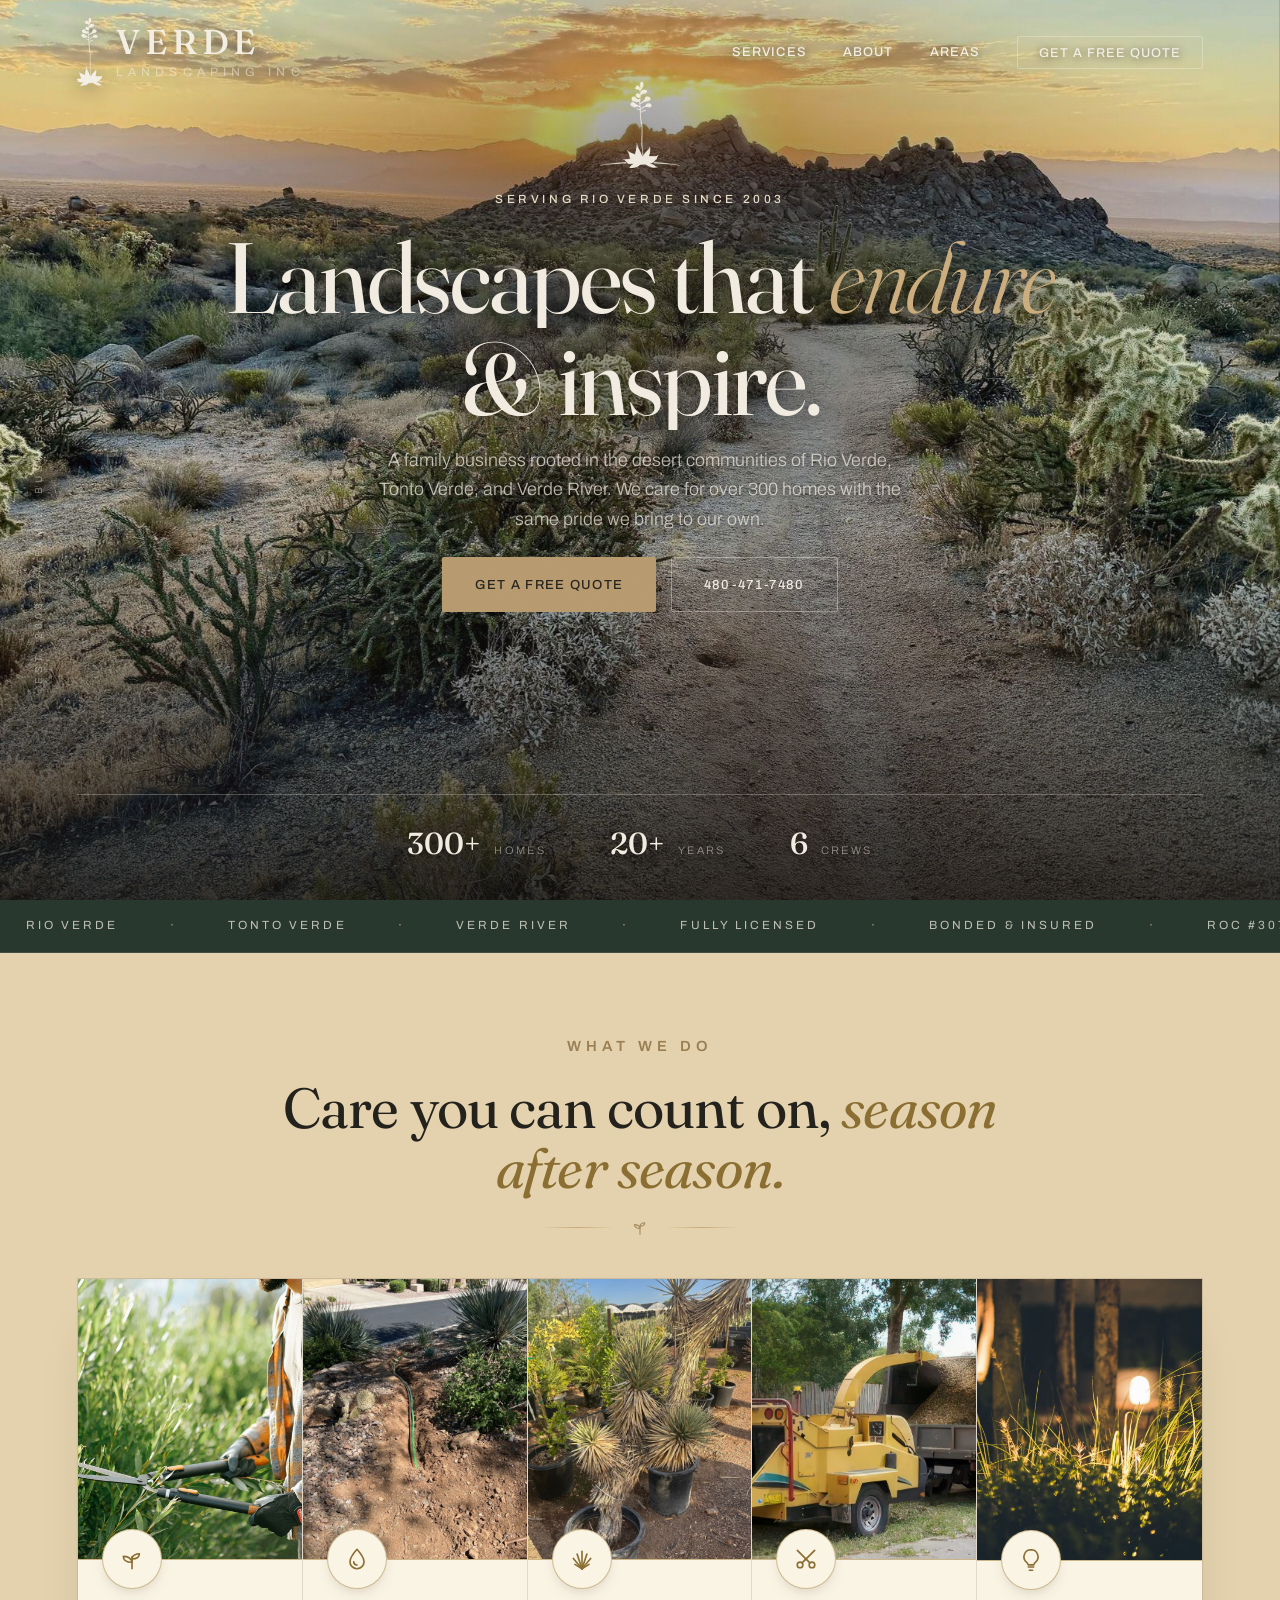
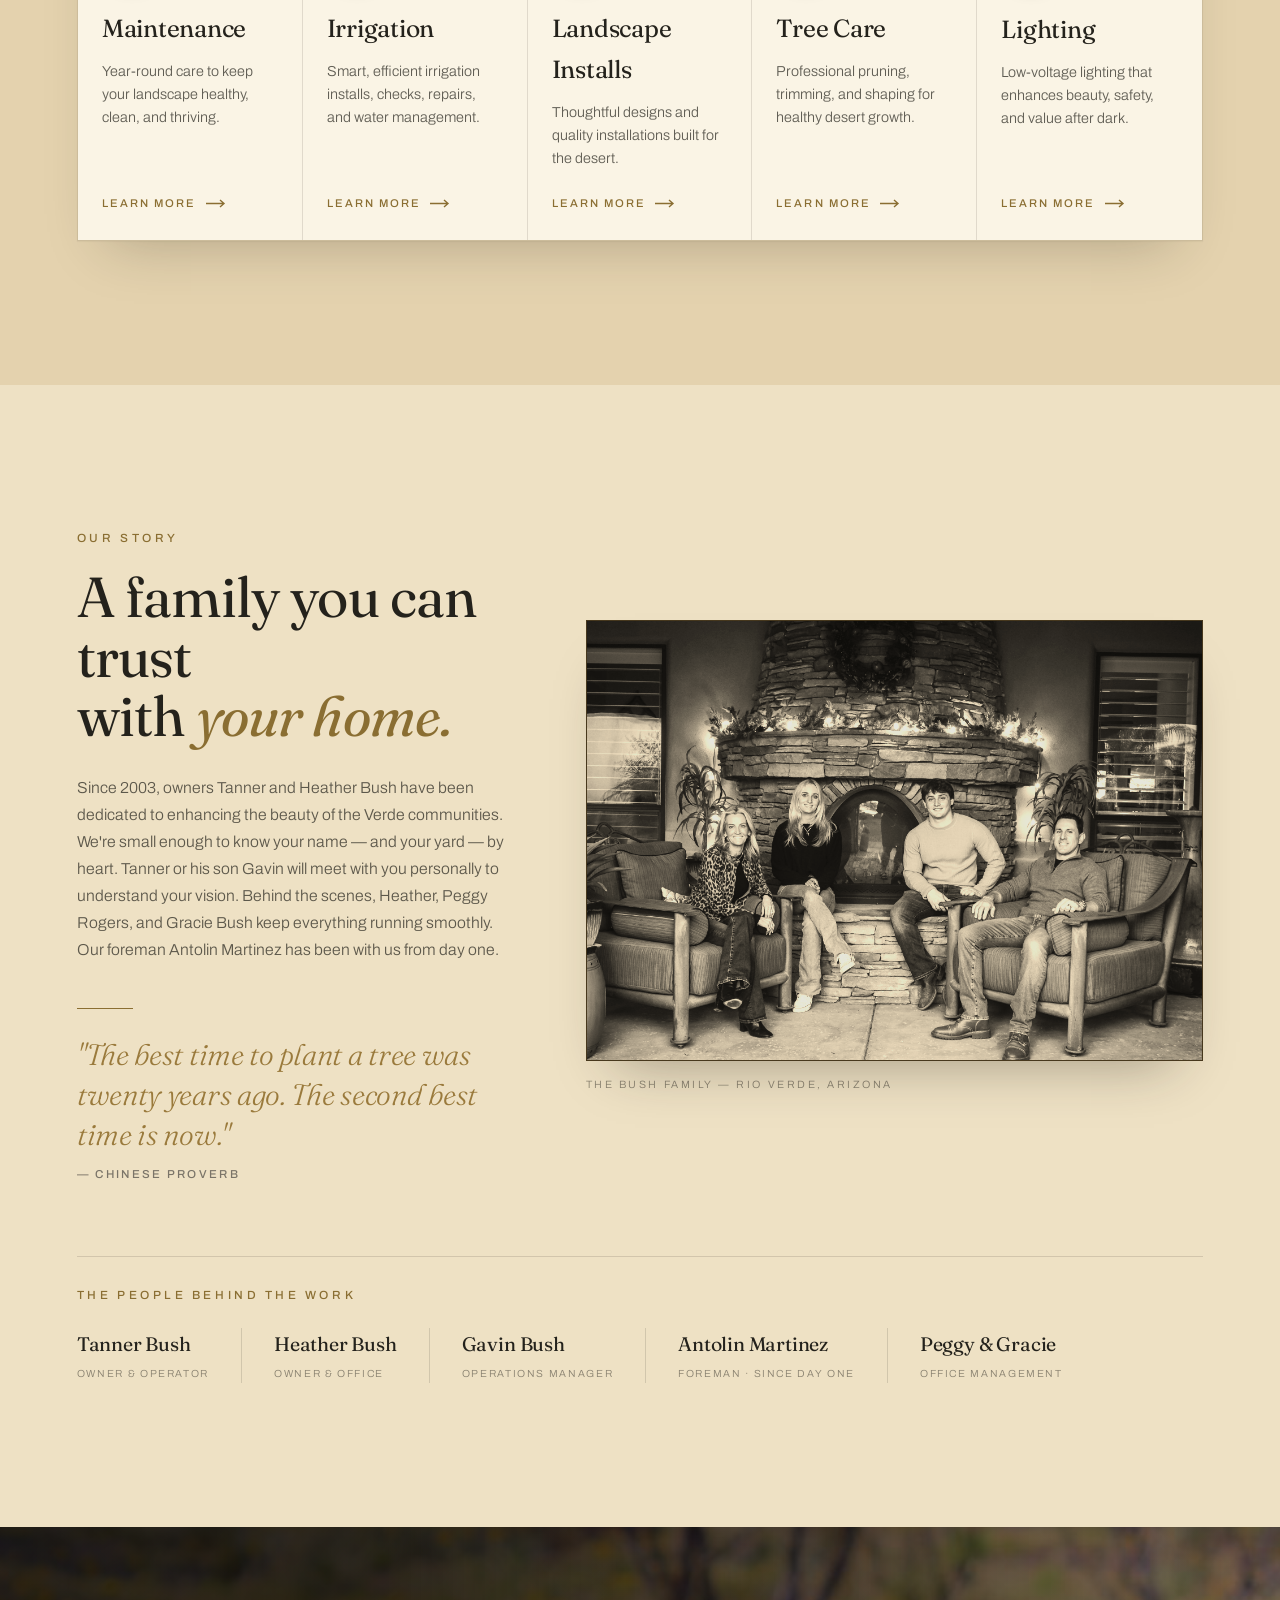
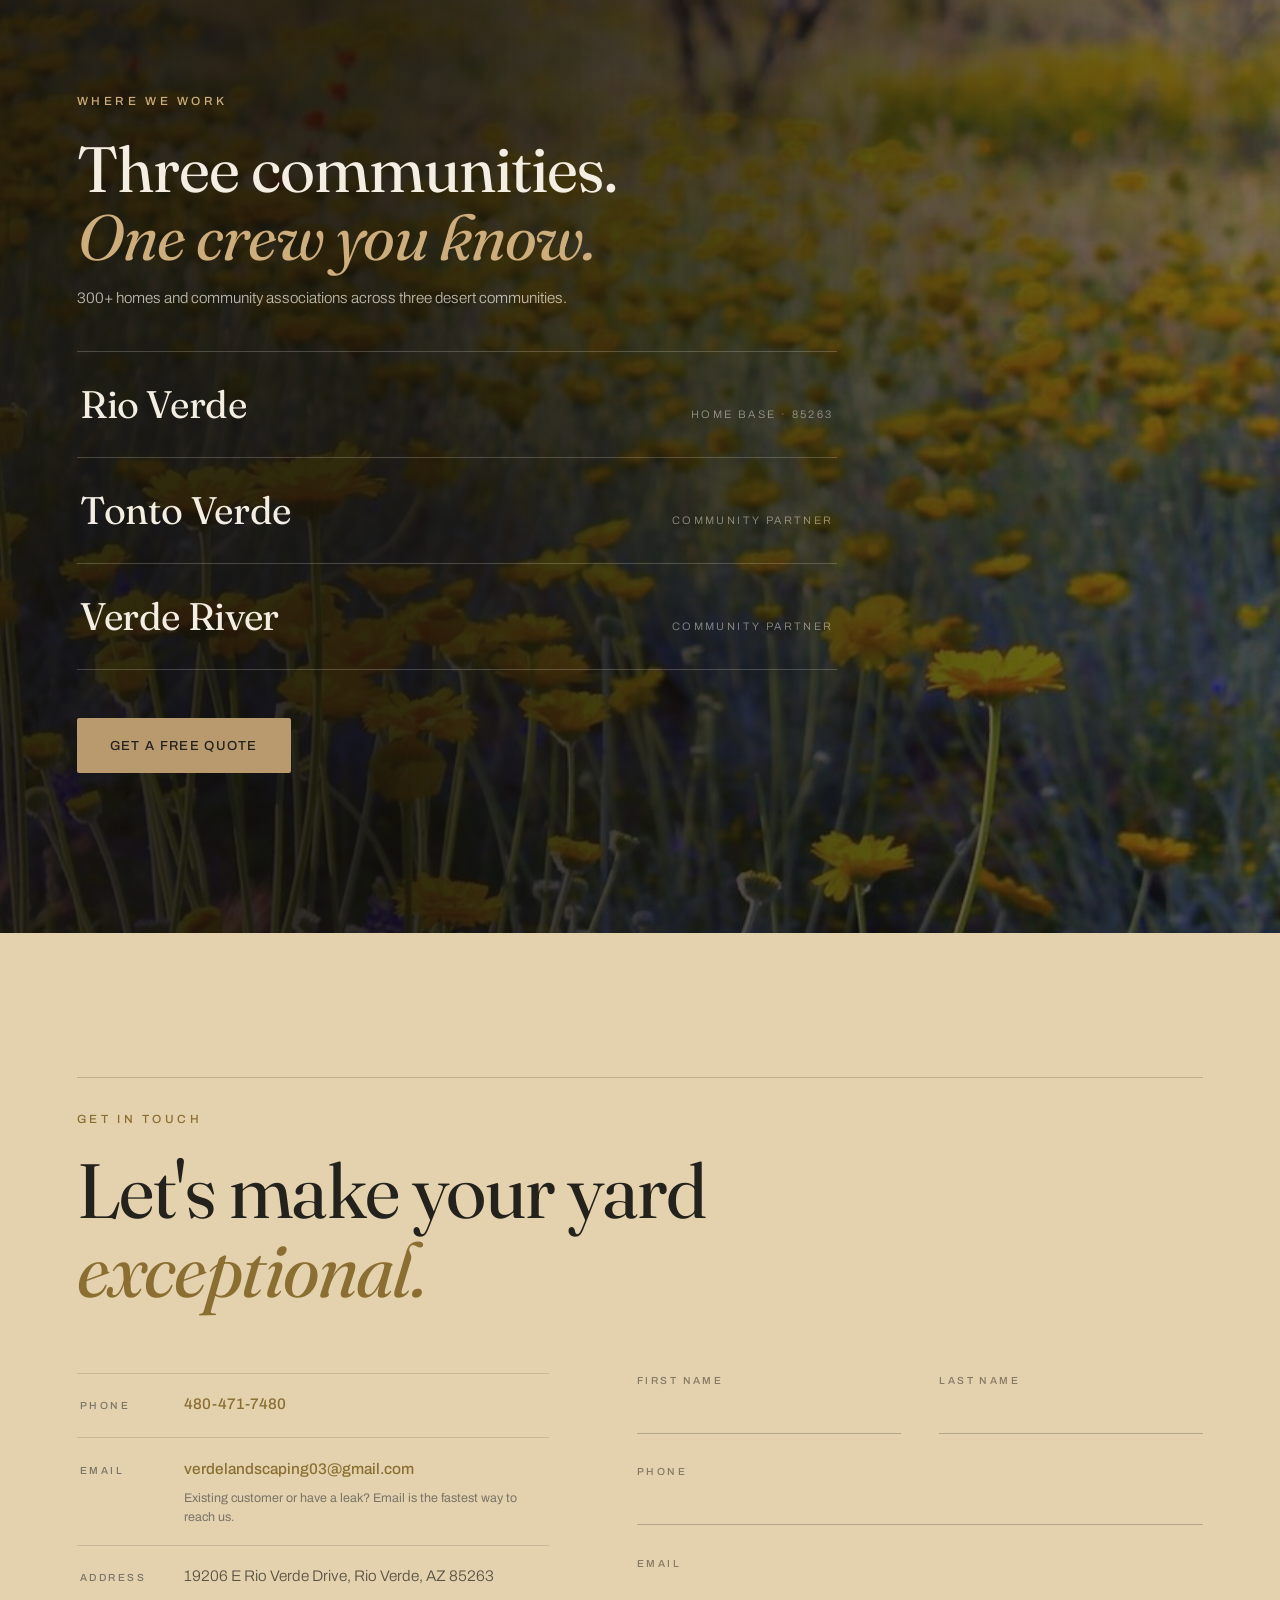
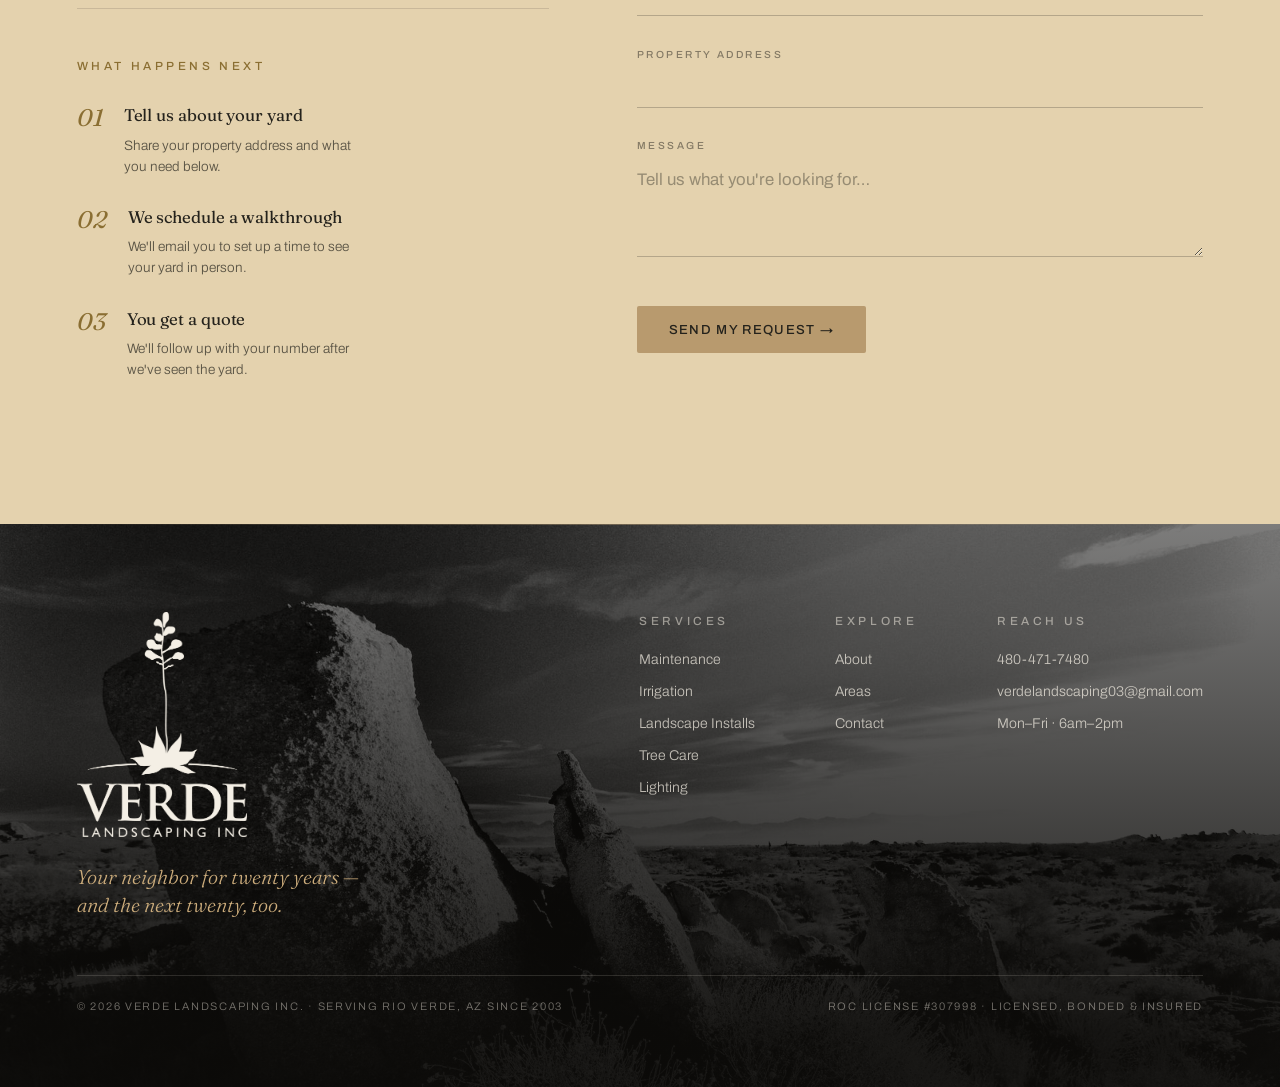
<file: index.html>
<!DOCTYPE html>
<html lang="en">
<head>
<meta charset="UTF-8">
<meta name="viewport" content="width=device-width, initial-scale=1.0">
<title>Verde Landscaping Inc. — Rio Verde, Arizona</title>
<meta name="description" content="Family-run landscaping in Rio Verde, Tonto Verde & Verde River, AZ. Licensed, bonded & insured. Serving 300+ homes since 2003.">
<link rel="icon" href="/favicon.ico" sizes="any">
<link rel="icon" type="image/png" sizes="32x32" href="assets/favicon-32.png">
<link rel="icon" type="image/png" sizes="16x16" href="assets/favicon-16.png">
<link rel="icon" type="image/png" sizes="192x192" href="assets/favicon-192.png">
<link rel="apple-touch-icon" sizes="180x180" href="assets/apple-touch-icon.png">
<meta property="og:image" content="https://verdelandscapinginc.com/assets/favicon-512.png">
<meta name="twitter:card" content="summary">
<meta name="twitter:image" content="https://verdelandscapinginc.com/assets/favicon-512.png">
<link rel="preconnect" href="https://fonts.googleapis.com">
<link rel="preconnect" href="https://fonts.gstatic.com" crossorigin>
<link href="https://fonts.googleapis.com/css2?family=Fraunces:ital,opsz,wght@0,9..144,300;0,9..144,400;0,9..144,500;0,9..144,600;1,9..144,300;1,9..144,400;1,9..144,500&family=Archivo:wght@300;400;500;600&display=swap" rel="stylesheet">
<link rel="preload" as="image" href="assets/photos/hero.jpg">
<style>
:root{
  --bg:#E4D2AE;          /* tan page backdrop */
  --bg2:#EEE1C4;         /* raised surface — cards, about */
  --night:#29382E;       /* deep verde band — marquee, areas, footer */
  --cream:#24221C;       /* primary INK text (name kept for cascade) */
  --cream-70:rgba(36,34,28,.72);
  --cream-50:rgba(36,34,28,.5);
  --cream-line:rgba(36,34,28,.14);
  --green:#B89A6E;       /* action — warm gold (buttons take ink text) */
  --green-deep:#9A7E54;
  --green-lt:#8A6E32;    /* labels, links, accents on cream */
  --sage:#9A7A3C;        /* italic highlights — gold-brown */
  --dawn:#CDAD7C;        /* hero emphasis — warm sand (on photo) */
  --taupe:#7A7468;       /* muted labels on cream */
  --on-dark:#F3EDE2;     /* light text on the deep-green/photo bands */
  --on-dark-70:rgba(243,237,226,.74);
  --on-dark-50:rgba(243,237,226,.52);
  --serif:'Fraunces',Georgia,serif;
  --sans:'Archivo',-apple-system,'Segoe UI',sans-serif;
  --ease:cubic-bezier(.22,.61,.36,1);
  --pad:6vw;
}
*{margin:0;padding:0;box-sizing:border-box}
html{scroll-behavior:smooth}
body{
  font-family:var(--sans);font-weight:300;
  background:var(--bg);color:var(--cream);
  line-height:1.65;-webkit-font-smoothing:antialiased;overflow-x:hidden;
}
img{display:block;max-width:100%}
a{color:inherit;text-decoration:none}
::selection{background:var(--green);color:var(--cream)}

/* grain texture */
.grain{
  position:fixed;inset:0;z-index:90;pointer-events:none;opacity:.06;
  background-image:url("data:image/svg+xml,%3Csvg xmlns='http://www.w3.org/2000/svg' width='180' height='180'%3E%3Cfilter id='n'%3E%3CfeTurbulence type='fractalNoise' baseFrequency='0.85' numOctaves='2'/%3E%3C/filter%3E%3Crect width='180' height='180' filter='url(%23n)'/%3E%3C/svg%3E");
}

.label{
  font-size:.74rem;letter-spacing:.3em;text-transform:uppercase;
  font-weight:500;color:var(--green-lt);
}
.hline{
  display:block;height:1px;background:var(--cream);opacity:.2;
  transform:scaleX(0);transform-origin:left;transition:transform 1.4s var(--ease);
}
.hline.in{transform:scaleX(1)}

.reveal{opacity:0;transform:translateY(30px);transition:opacity .9s var(--ease),transform .9s var(--ease)}
.reveal.in{opacity:1;transform:none}
.reveal.d1{transition-delay:.12s}.reveal.d2{transition-delay:.24s}.reveal.d3{transition-delay:.36s}.reveal.d4{transition-delay:.48s}.reveal.d5{transition-delay:.6s}
@media (prefers-reduced-motion:reduce){
  html{scroll-behavior:auto}
  .reveal,.hline{opacity:1;transform:none;transition:none}
  .hline{opacity:.2}
  .line-inner{transform:none!important;transition:none!important}
  .mq-track{animation:none!important}
  #heroBg{transform:none!important}
  [data-parallax]{transform:none!important}
}


.hero h1{text-shadow:0 2px 20px rgba(13,9,7,.75)}
.hero-sub{text-shadow:0 1px 12px rgba(13,9,7,.8)}
.hstat b,.hstat span{text-shadow:0 1px 10px rgba(13,9,7,.85)}

/* ============ NAV ============ */
.nav{position:fixed;inset:0 0 auto 0;z-index:100;transition:background .45s var(--ease),box-shadow .45s}
.nav.solid{background:rgba(228,210,174,.92);-webkit-backdrop-filter:blur(14px);backdrop-filter:blur(14px);box-shadow:0 1px 0 rgba(36,34,28,.1)}
.nav-inner{display:flex;align-items:center;justify-content:space-between;padding:1.1rem var(--pad)}
.nav.solid .nav-inner{padding:.75rem var(--pad)}
.lockup{display:flex;align-items:center;gap:.85rem}
.logo-mark{height:68px;width:auto;filter:drop-shadow(0 2px 10px rgba(13,9,7,.45));transition:height .45s var(--ease)}
.nav.solid .logo-mark{height:54px;filter:none}
.logo-mark.mark-dark{display:none}
.nav.solid .logo-mark.mark-light{display:none}
.nav.solid .logo-mark.mark-dark{display:block}
.logo-text{font-family:var(--serif);font-weight:500;font-size:2.15rem;letter-spacing:.14em;color:var(--on-dark);line-height:1;text-shadow:0 2px 14px rgba(13,9,7,.5);transition:color .45s,text-shadow .45s}
.logo-text small{display:block;font-family:var(--sans);font-weight:400;font-size:.76rem;letter-spacing:.42em;text-transform:uppercase;color:var(--on-dark-50);margin-top:.46rem;transition:color .45s}
.nav.solid .logo-text{text-shadow:none}
.nav.solid .logo-text{color:var(--cream)}
.nav.solid .logo-text small{color:var(--cream-50)}
.nav-links{display:flex;align-items:center;gap:2.3rem;list-style:none}
.nav-links a{font-size:.8rem;font-weight:500;letter-spacing:.08em;text-transform:uppercase;color:var(--on-dark);text-shadow:0 1px 10px rgba(13,9,7,.65);transition:color .3s}
.nav-links a:hover{color:var(--on-dark)}
.nav.solid .nav-links a{color:var(--cream-70);text-shadow:none}
.nav.solid .nav-links a:hover{color:var(--cream)}
.nav-cta{border:1px solid rgba(243,237,226,.4);padding:.55rem 1.3rem;border-radius:2px;transition:all .3s!important}
.nav-cta:hover{background:var(--green);border-color:var(--green);color:var(--cream)!important}
.nav.solid .nav-cta{border-color:rgba(36,34,28,.25)}
.nav.solid .nav-cta:hover{background:var(--green);border-color:var(--green);color:var(--cream)!important}
.nav-toggle{display:none;background:none;border:0;cursor:pointer;width:34px;height:24px;position:relative;z-index:101}
.nav-toggle span{position:absolute;left:0;width:100%;height:1.5px;background:var(--on-dark);transition:.3s}
.nav.solid .nav-toggle span{background:var(--cream)}
.nav-toggle span:nth-child(1){top:4px}.nav-toggle span:nth-child(2){top:11px}.nav-toggle span:nth-child(3){top:18px}
.nav-toggle[aria-expanded="true"] span{background:var(--cream)}
.nav-toggle[aria-expanded="true"] span:nth-child(1){top:11px;transform:rotate(45deg)}
.nav-toggle[aria-expanded="true"] span:nth-child(2){opacity:0}
.nav-toggle[aria-expanded="true"] span:nth-child(3){top:11px;transform:rotate(-45deg)}

/* ============ HERO ============ */
.hero{position:relative;min-height:100vh;display:flex;flex-direction:column;justify-content:flex-end;overflow:hidden;background:var(--night)}
#heroBg{position:absolute;inset:-12% 0;will-change:transform;background:url('assets/photos/hero.jpg') center 67%/cover no-repeat}
.hero::after{
  content:"";position:absolute;inset:0;
  background:radial-gradient(56% 42% at 50% 24%,rgba(13,9,7,.38),transparent 78%),linear-gradient(to top,var(--bg) 0%,rgba(26,19,14,.18) 26%,rgba(18,13,9,.25) 100%);
}
.hero-side{
  position:absolute;left:calc(var(--pad)/2.5);bottom:24vh;z-index:3;
  writing-mode:vertical-rl;transform:rotate(180deg);
  font-size:.62rem;letter-spacing:.4em;text-transform:uppercase;color:var(--cream-50);
}
.hero{justify-content:flex-start;padding-top:max(82px,6vh)}
.hero-main{position:relative;z-index:2;padding:0 var(--pad);display:flex;flex-direction:column;align-items:center;text-align:center}
.hero-logo{height:clamp(78px,9.5vh,112px);width:auto;filter:drop-shadow(0 8px 32px rgba(0,0,0,.55));margin-bottom:1.1rem}
.hero-eyebrow{margin-bottom:.9rem}
.hero h1{font-family:var(--serif);font-weight:400;line-height:1.02;letter-spacing:-.02em;font-size:clamp(3rem,7.8vw,6.8rem);color:var(--cream)}
.hero h1 .ln{display:block;overflow:hidden}
.line-inner{display:inline-block;transform:translateY(115%);transition:transform 1.1s var(--ease)}
.ln:nth-child(1) .line-inner{transition-delay:.25s}
.ln:nth-child(2) .line-inner{transition-delay:.4s}
.hero.loaded .line-inner{transform:none}
.hero h1 em{font-style:italic;font-weight:300;color:var(--dawn)}
.hero-row{position:relative;z-index:2;display:flex;flex-direction:column;align-items:center;text-align:center;gap:1.4rem;padding:0 var(--pad);margin-top:1rem}
.hero-sub{color:var(--cream-70);font-size:clamp(1.05rem,1.4vw,1.3rem);max-width:54ch}
.hero-ctas{display:flex;gap:.9rem;flex-wrap:wrap;justify-content:center}
.btn{
  display:inline-block;font-family:var(--sans);font-size:.82rem;font-weight:500;letter-spacing:.1em;text-transform:uppercase;
  padding:1rem 2rem;border-radius:2px;border:1px solid transparent;cursor:pointer;transition:all .3s var(--ease);color:var(--on-dark);
}
.btn-solid{background:var(--green);color:var(--cream)}
.btn-solid:hover{background:var(--green-deep);transform:translateY(-2px)}
.btn-ghost{border-color:rgba(243,237,226,.4)}
.btn-ghost:hover{border-color:var(--on-dark);background:rgba(243,237,226,.08)}
.hero-strip{
  position:relative;z-index:2;margin:auto var(--pad) 0;padding:1.4rem 0 2rem;
  border-top:1px solid rgba(243,237,226,.25);display:flex;gap:4rem;justify-content:center;
}
.hstat{display:flex;gap:.8rem;align-items:baseline}
.hstat b{font-family:var(--serif);font-size:1.9rem;font-weight:500;color:var(--cream)}
.hstat span{font-size:.68rem;letter-spacing:.22em;text-transform:uppercase;color:var(--cream-50)}

/* ============ MARQUEE ============ */
.marquee{background:var(--night);color:var(--taupe);overflow:hidden;padding:1rem 0;border-bottom:1px solid var(--cream-line)}
.mq-track{display:flex;width:max-content;animation:mq 36s linear infinite}
.marquee:hover .mq-track{animation-play-state:paused}
.mq-track span{font-size:.74rem;letter-spacing:.26em;text-transform:uppercase;font-weight:400;padding:0 1.6rem;white-space:nowrap}
.mq-track i{font-style:normal;color:var(--green-lt)}
@keyframes mq{to{transform:translateX(-50%)}}

/* ============ SERVICES ============ */
.services{padding:5rem var(--pad) 9rem;text-align:center}
.svc-head{max-width:720px;margin:0 auto}
.svc-head .label{font-size:.92rem;font-weight:600;letter-spacing:.34em;color:var(--green-deep)}
.svc-head h2{font-family:var(--serif);font-weight:400;font-size:clamp(2.2rem,4.4vw,3.6rem);line-height:1.06;letter-spacing:-.015em;color:var(--cream);margin-top:1.2rem}
.svc-head h2 em{font-style:italic;color:var(--green-lt)}
.svc-divider{display:flex;align-items:center;justify-content:center;gap:1rem;margin:1.3rem auto 0;max-width:200px;color:var(--green-deep)}
.svc-divider::before,.svc-divider::after{content:"";flex:1;height:1px;background:linear-gradient(to right,transparent,rgba(166,132,62,.5),transparent)}
.svc-divider svg{width:18px;height:18px;flex:0 0 auto;opacity:.85}

.svc-grid{
  display:grid;grid-template-columns:repeat(5,1fr);gap:0;
  margin-top:2.6rem;text-align:left;
  border:1px solid rgba(36,31,22,.12);
  box-shadow:0 1px 1px rgba(36,31,22,.04),0 30px 55px -30px rgba(36,31,22,.28);
}
.svc-card{
  --card-bg:#FAF4E5;
  position:relative;z-index:1;
  display:flex;flex-direction:column;background:var(--card-bg);
  border-right:1px solid rgba(36,31,22,.12);overflow:visible;
  transform:scale(1);transform-origin:center;
  transition:transform .18s ease-out,box-shadow .18s ease-out,z-index .18s;
}
.svc-card:last-child{border-right:none}
.svc-card.d1,.svc-card.d2,.svc-card.d3,.svc-card.d4,.svc-card.d5{transition-delay:0s}
.svc-card:hover{z-index:3;transform:scale(1.035);box-shadow:0 2px 2px rgba(36,31,22,.06),0 30px 50px -22px rgba(70,55,25,.38)}
.svc-card-media{position:relative;aspect-ratio:4/5;overflow:hidden;background:var(--night)}
.svc-card-media img{width:100%;height:100%;object-fit:cover;filter:blur(9px) saturate(1) brightness(.99);transform:scale(1.28);transition:filter 1s var(--ease) var(--d),transform 1.15s var(--ease) var(--d)}
.svc-card.reveal.in .svc-card-media img{filter:blur(0) saturate(1) brightness(.99);transform:scale(1)}
.svc-card.reveal.in:hover .svc-card-media img{filter:blur(0) saturate(1.08) brightness(1.04);transition:filter .18s ease-out,transform .18s ease-out}
.svc-card-body{position:relative;z-index:2;padding:0 1.5rem 1.7rem;display:flex;flex-direction:column;flex:1}
.svc-card-body::before{content:"";position:absolute;top:0;left:0;right:0;height:1px;background:rgba(166,132,62,.55);transition:background .45s}
.svc-card:hover .svc-card-body::before{background:rgba(150,116,52,.85)}
.svc-icon{
  position:relative;z-index:1;
  width:60px;height:60px;border-radius:50%;margin-top:-30px;margin-bottom:1.2rem;
  display:flex;align-items:center;justify-content:center;
  background:var(--card-bg);border:1px solid rgba(166,132,62,.5);
  box-shadow:0 6px 16px -8px rgba(70,55,25,.35);transition:border-color .45s,background .45s;
}
.svc-card:hover .svc-icon{border-color:var(--green-deep);background:#FFFBF1}
.svc-icon svg{width:26px;height:26px;stroke:var(--green-lt);stroke-width:1.5;fill:none;stroke-linecap:round;stroke-linejoin:round}
.svc-card h3{font-family:var(--serif);font-weight:400;font-size:1.55rem;letter-spacing:-.01em;color:var(--cream);margin-bottom:.7rem}
.svc-card p{font-size:.9rem;line-height:1.6;color:var(--cream-70);margin-bottom:1.5rem}
.svc-more{
  margin-top:auto;display:inline-flex;align-items:center;gap:.6rem;
  font-size:.7rem;font-weight:500;letter-spacing:.18em;text-transform:uppercase;color:var(--green-lt);
}
.svc-more svg{width:20px;height:9px;stroke:var(--green-lt);stroke-width:1.4;fill:none;transition:transform .35s var(--ease)}
.svc-card:hover .svc-more svg{transform:translateX(6px)}
/* zoom-into-focus entrance: photo starts scaled up + blurred, settles to normal as the card reveals, staggered per card via --d */
.svc-card.d1{--d:0s}.svc-card.d2{--d:.08s}.svc-card.d3{--d:.16s}.svc-card.d4{--d:.24s}.svc-card.d5{--d:.32s}
@media (prefers-reduced-motion:reduce){
  .svc-card-media img{transition:none!important;filter:none!important;transform:none!important}
}
@media (max-width:1180px){
  .svc-grid{grid-template-columns:repeat(3,1fr)}
  .svc-card{border-right:1px solid rgba(36,31,22,.12);border-bottom:none}
  .svc-card:nth-child(3n),.svc-card:last-child{border-right:none}
  .svc-card:nth-child(-n+3){border-bottom:1px solid rgba(36,31,22,.12)}
}
@media (max-width:820px){
  .svc-grid{grid-template-columns:repeat(2,1fr)}
  .svc-card{border-right:1px solid rgba(36,31,22,.12);border-bottom:none}
  .svc-card:nth-child(2n),.svc-card:last-child{border-right:none}
  .svc-card:nth-child(-n+4){border-bottom:1px solid rgba(36,31,22,.12)}
}
@media (max-width:520px){
  .svc-grid{grid-template-columns:1fr;max-width:380px;margin-left:auto;margin-right:auto}
  .svc-card{border-right:none;border-bottom:1px solid rgba(36,31,22,.12)}
  .svc-card:last-child{border-bottom:none}
}

/* ============ ABOUT — story left, family portrait right ============ */
.about{padding:9rem var(--pad);background:var(--bg2)}
.about-grid{display:grid;grid-template-columns:.92fr 1.3fr;gap:4.5rem;align-items:center;max-width:1300px;margin:0 auto}
.about-story{max-width:540px}
.about h2{font-family:var(--serif);font-weight:400;font-size:clamp(2.2rem,4.4vw,3.6rem);line-height:1.05;letter-spacing:-.015em;color:var(--cream);margin-top:1.2rem}
.about h2 em{font-style:italic;color:var(--green-lt)}
.about-body{margin-top:1.9rem;color:var(--cream-70);max-width:54ch;font-size:.99rem;line-height:1.7}
.pull{
  font-family:var(--serif);font-style:italic;font-weight:300;
  font-size:clamp(1.4rem,2.3vw,1.9rem);line-height:1.35;letter-spacing:-.01em;
  margin:2.8rem 0 .7rem;color:var(--sage);max-width:32ch;
}
.pull::before{content:"";display:block;width:56px;height:1px;background:var(--green-lt);margin-bottom:1.6rem}
.attr{font-size:.72rem;letter-spacing:.2em;text-transform:uppercase;color:var(--taupe);font-weight:500}
/* family portrait — warm sepia duotone so the B&W harmonizes with the clay/cream palette */
.about-photo{align-self:center}
.about-photo .frame{position:relative;aspect-ratio:7/5;overflow:hidden;background:#1a140d;
  border:1px solid rgba(166,132,62,.32);box-shadow:0 30px 55px -30px rgba(36,31,22,.4)}
.about-photo img{width:100%;height:100%;object-fit:cover;object-position:center 42%;
  filter:grayscale(1) sepia(.46) saturate(1.25) contrast(1.04) brightness(.9);
  transform:scale(1.01);transition:transform 1.4s var(--ease)}
.about-photo:hover img{transform:scale(1.05)}
.about-photo .cap{margin-top:.95rem;font-size:.66rem;letter-spacing:.24em;text-transform:uppercase;color:var(--cream-50)}
/* roster — full-width strip below */
.about-roster{max-width:1280px;margin:4.5rem auto 0;border-top:1px solid var(--cream-line);padding-top:1.8rem}
.about-roster .label{display:block;margin-bottom:1.4rem}
.about-roster ul{list-style:none;display:flex;flex-wrap:wrap;gap:1.4rem 0}
.about-roster li{display:flex;flex-direction:column;gap:.34rem;padding:0 2rem;border-left:1px solid var(--cream-line)}
.about-roster li:first-child{padding-left:0;border-left:none}
.about-roster .nm{font-family:var(--serif);font-weight:400;font-size:1.22rem;letter-spacing:-.01em;color:var(--cream)}
.about-roster .rl{font-size:.64rem;letter-spacing:.16em;text-transform:uppercase;color:var(--cream-50)}

/* ============ AREAS ============ */
.areas{position:relative;padding:10rem var(--pad);overflow:hidden;background:var(--night)}
.areas-bg{position:absolute;inset:-28% 0;background:url('assets/photos/IMG_0475.JPG') center/cover;filter:saturate(.9);will-change:transform}
.areas::after{content:"";position:absolute;inset:0;background:linear-gradient(to right,rgba(18,13,9,.88) 30%,rgba(18,13,9,.55))}
.areas-inner{position:relative;z-index:2;max-width:760px}
.areas h2{font-family:var(--serif);font-weight:400;font-size:clamp(2.4rem,5vw,4.2rem);line-height:1.05;letter-spacing:-.015em;margin:1.4rem 0 1rem;color:var(--cream)}
.areas h2 em{font-style:italic;color:var(--sage)}
.areas-note{color:var(--cream-70);font-size:.95rem;margin-bottom:2.5rem}
.area-list{list-style:none;margin-bottom:3rem}
.area-list li{display:flex;align-items:baseline;gap:1.6rem;padding:1.3rem .2rem;border-bottom:1px solid rgba(243,237,226,.22);transition:padding-left .4s var(--ease)}
.area-list li:first-child{border-top:1px solid rgba(243,237,226,.22)}
.area-list li:hover{padding-left:1rem}
.area-list .nm{font-family:var(--serif);font-weight:400;font-size:clamp(1.6rem,3vw,2.4rem);letter-spacing:-.01em;color:var(--cream)}
.area-list li:hover .nm{font-style:italic;color:var(--sage)}
.area-list .zip{margin-left:auto;font-size:.68rem;letter-spacing:.22em;text-transform:uppercase;color:var(--cream-50)}

/* ============ CONTACT ============ */
.contact{padding:9rem var(--pad)}
.contact-head{margin-bottom:4rem}
.contact-head h2{font-family:var(--serif);font-weight:400;font-size:clamp(2.6rem,6vw,5rem);line-height:1.02;letter-spacing:-.02em;margin-top:1.4rem;max-width:14ch;color:var(--cream)}
.contact-head h2 em{font-style:italic;color:var(--green-lt)}
.contact-grid{display:grid;grid-template-columns:1fr 1.2fr;gap:5.5rem;align-items:start}
.cl{list-style:none}
.cl li{padding:1.15rem .2rem;border-bottom:1px solid var(--cream-line);display:flex;gap:1.6rem;align-items:baseline;font-size:.96rem;color:var(--cream-70)}
.cl li:first-child{border-top:1px solid var(--cream-line)}
.cl .k{flex:0 0 78px;font-size:.64rem;letter-spacing:.24em;text-transform:uppercase;color:var(--taupe);font-weight:500}
.cl a{color:var(--green-lt);font-weight:500;border-bottom:1px solid transparent;transition:border-color .3s}
.contact-note{display:block;margin-top:.45rem;font-size:.78rem;line-height:1.5;color:var(--taupe);font-weight:400}
.cl a:hover{border-color:var(--green-lt)}
.next-steps{margin-top:3rem}
.next-steps .label{display:block;margin-bottom:1.6rem}
.next-steps ol{list-style:none;display:flex;flex-direction:column;gap:1.7rem}
.next-steps li{display:flex;gap:1.3rem;align-items:flex-start}
.next-steps .ns-num{font-family:var(--serif);font-style:italic;font-weight:400;font-size:1.5rem;color:var(--green-lt);line-height:1.3;flex:0 0 auto}
.next-steps .ns-copy{display:flex;flex-direction:column;gap:.3rem}
.next-steps .ns-t{font-family:var(--serif);font-weight:400;font-size:1.05rem;color:var(--cream);letter-spacing:-.005em}
.next-steps .ns-d{font-size:.85rem;color:var(--cream-70);line-height:1.55;max-width:30ch}
.form .field{margin-bottom:1.9rem}
.form label{display:block;font-size:.64rem;letter-spacing:.24em;text-transform:uppercase;font-weight:500;color:var(--cream-50);margin-bottom:.4rem}
.form input,.form select,.form textarea{
  width:100%;font-family:var(--sans);font-weight:400;font-size:1.05rem;color:var(--cream);
  background:transparent;border:0;border-bottom:1px solid rgba(36,34,28,.25);border-radius:0;
  padding:.55rem 0;transition:border-color .3s;
}
.form select{color:var(--cream)}
.form select option{background:var(--bg2);color:var(--cream)}
.form textarea{min-height:96px;resize:vertical}
.form ::placeholder{color:rgba(36,34,28,.4)}
.form input:focus,.form select:focus,.form textarea:focus{outline:none;border-bottom:1.5px solid var(--green-lt)}
.form-row{display:grid;grid-template-columns:1fr 1fr;gap:2.4rem}
.form .btn-solid{margin-top:.6rem;border:0}
.form-error{display:none;color:#C0533C;font-size:.92rem;line-height:1.5}
.form-error.show{display:block}
.form-error a{color:#C0533C;text-decoration:underline}
.form-success{display:none;padding:2rem 0}
.form-success.show{display:block}
.form-success .big{font-family:var(--serif);font-style:italic;font-size:1.8rem;margin-bottom:.8rem;color:var(--cream)}
.form-success a{color:var(--green-lt);font-weight:500}

/* ============ FOOTER ============ */
.footer{background:var(--night);color:var(--cream-70);padding:5.5rem var(--pad) 3rem;overflow:hidden;position:relative}
.footer-bg{position:absolute;inset:0;z-index:0;background:url('assets/photos/footer-boulders.jpg') center 38%/cover;filter:saturate(0) contrast(1.05) brightness(.85)}
.footer::after{content:"";position:absolute;inset:0;z-index:1;background:linear-gradient(180deg,rgba(12,11,9,.45) 0%,rgba(12,11,9,.92) 90%)}
.footer::before{
  content:"";position:absolute;left:0;right:0;top:0;height:1px;z-index:3;
  background:linear-gradient(to right,transparent,rgba(229,168,118,.4),transparent);
}
.footer-top{position:relative;z-index:2;display:flex;justify-content:space-between;gap:3rem;flex-wrap:wrap;padding-bottom:3.5rem;align-items:flex-start}
.footer-logo{width:170px}
.footer-tag{font-family:var(--serif);font-style:italic;font-weight:300;font-size:1.25rem;color:var(--sage);max-width:24ch;line-height:1.4;margin-top:1.6rem}
.footer-cols{display:flex;gap:5rem;flex-wrap:wrap}
.fcol .label{display:block;margin-bottom:1rem;color:var(--cream-50)}
.fcol ul{list-style:none}
.fcol li{margin-bottom:.55rem;font-size:.88rem}
.fcol a:hover{color:var(--green-lt)}
.footer-legal{
  position:relative;z-index:2;
  display:flex;justify-content:space-between;gap:2rem;flex-wrap:wrap;
  padding:1.4rem 0;border-top:1px solid var(--cream-line);
  font-size:.68rem;letter-spacing:.16em;text-transform:uppercase;color:rgba(243,237,226,.4);
}
/* ============ LIGHT-THEME DARK BANDS ============ */
.hero::after{background:radial-gradient(60% 46% at 50% 28%,rgba(15,11,8,.5),transparent 76%),linear-gradient(to top,rgba(15,11,8,.82),rgba(15,11,8,.12) 46%,rgba(15,11,8,.04) 100%)}
.hero h1{color:var(--on-dark)}
.hero h1 em{color:var(--dawn)}
.hero .label{color:#EADFC8}
.hero-sub{color:var(--on-dark-70)}
.hero-side{color:var(--on-dark-50)}
.hero-strip{border-top-color:rgba(243,237,226,.28)}
.hstat b{color:var(--on-dark)}
.hstat span{color:var(--on-dark-50)}

.marquee{color:var(--on-dark-70);border-bottom-color:rgba(243,237,226,.12)}
.mq-track i{color:var(--dawn)}

.areas .label{color:var(--dawn)}
.areas h2{color:var(--on-dark)}
.areas h2 em{color:var(--dawn)}
.areas-note{color:var(--on-dark-70)}
.area-list li{border-bottom-color:rgba(243,237,226,.22)}
.area-list li:first-child{border-top-color:rgba(243,237,226,.22)}
.area-list .nm{color:var(--on-dark)}
.area-list li:hover .nm{color:var(--dawn)}
.area-list .zip{color:var(--on-dark-50)}

.footer{color:var(--on-dark-70)}
.footer-tag{color:var(--dawn)}
.fcol .label{color:var(--on-dark-50)}
.fcol a:hover{color:var(--dawn)}
.footer-legal{border-top-color:rgba(243,237,226,.14);color:rgba(243,237,226,.45)}
.footer::before{background:linear-gradient(to right,transparent,rgba(205,173,124,.4),transparent)}

/* ============ RESPONSIVE ============ */
@media (max-width:1020px){
  .about-grid,.contact-grid{grid-template-columns:1fr;gap:3rem}
  .about-photo{position:relative;top:0;max-width:620px}
  .hero-strip{gap:2.4rem;flex-wrap:wrap}
  .about-roster ul{gap:1.4rem 0}
  .about-roster li{flex:0 0 50%;padding-left:0;padding-right:1rem;border-left:none}
}
@media (max-width:560px){
  .about-roster li{flex:0 0 100%}
}
@media (max-width:760px){
  .nav-inner{position:relative;z-index:102}
  .lockup{position:relative;z-index:101}
  .nav-links{
    position:fixed;inset:0 0 auto 0;padding:6rem var(--pad) 2.8rem;
    flex-direction:column;align-items:flex-start;gap:1.7rem;
    background:#F7F0DE;box-shadow:0 26px 50px -20px rgba(36,31,22,.4);
    border-bottom:1px solid var(--cream-line);
    transform:translateY(-105%);transition:transform .45s var(--ease);
  }
  .nav-links a{color:var(--cream-70);text-shadow:none}
  .nav-links a:hover{color:var(--cream)}
  .nav-cta{border-color:rgba(36,34,28,.25)}
  .nav-links.open{transform:none}
  .nav-toggle{display:block}
  .hero-side{display:none}
  .hero-logo{height:96px}
  .hero::after{background:radial-gradient(70% 52% at 50% 34%,rgba(15,11,8,.5),transparent 80%),linear-gradient(to top,rgba(15,11,8,.85),rgba(15,11,8,.4) 46%,rgba(15,11,8,.08) 100%)}
  .hero-strip{justify-content:space-between;gap:1rem;flex-wrap:nowrap}
  .hstat{gap:.5rem}
  .hstat b{font-size:1.4rem}
  .hstat span{font-size:.58rem;letter-spacing:.14em}
  .logo-mark{height:36px}
  .nav.solid .logo-mark{height:36px}
  .logo-text{font-size:1.3rem}
  .logo-text small{font-size:.52rem;letter-spacing:.34em;margin-top:.3rem}
  .svc-panel-inner{padding:2.6rem var(--pad)}
  .form-row{grid-template-columns:1fr;gap:0}
  .footer-cols{gap:2.5rem}
}
</style>
</head>
<body>
<div class="grain" aria-hidden="true"></div>

<!-- NAV -->
<nav class="nav" id="nav">
  <div class="nav-inner">
    <a href="#" class="lockup">
      <img class="logo-mark mark-light" src="assets/verde-mark-light.png" alt="Verde Landscaping agave mark"><img class="logo-mark mark-dark" src="assets/verde-mark-dark.png" alt="">
      <span class="logo-text">VERDE<small>Landscaping Inc</small></span>
    </a>
    <button class="nav-toggle" id="navToggle" aria-label="Open menu" aria-expanded="false">
      <span></span><span></span><span></span>
    </button>
    <ul class="nav-links" id="navLinks">
      <li><a href="#services">Services</a></li>
      <li><a href="#about">About</a></li>
      <li><a href="#areas">Areas</a></li>
      <li><a href="#contact" class="nav-cta">Get a Free Quote</a></li>
    </ul>
  </div>
</nav>

<!-- HERO -->
<header class="hero" id="hero">
  <div id="heroBg"></div>
  <div class="hero-side">Est. 2003 — A Family Business</div>
  <div class="hero-main">
    <img class="hero-logo reveal in-load" src="[data-uri]" alt="Verde Landscaping agave mark">
    <div class="hero-eyebrow reveal in-load d1"><span class="label">Serving Rio Verde Since 2003</span></div>
    <h1>
      <span class="ln"><span class="line-inner">Landscapes that <em>endure</em></span></span>
      <span class="ln"><span class="line-inner">&amp; inspire.</span></span>
    </h1>
  </div>
  <div class="hero-row">
    <p class="hero-sub reveal in-load d3">A family business rooted in the desert communities of Rio Verde, Tonto Verde, and Verde River. We care for over 300 homes with the same pride we bring to our own.</p>
    <div class="hero-ctas reveal in-load d3">
      <a href="#contact" class="btn btn-solid">Get a Free Quote</a>
      <a href="tel:4804717480" class="btn btn-ghost">480-471-7480</a>
    </div>
  </div>
  <div class="hero-strip reveal in-load d3">
    <div class="hstat"><b>300+</b><span>Homes</span></div>
    <div class="hstat"><b>20+</b><span>Years</span></div>
    <div class="hstat"><b>6</b><span>Crews</span></div>
  </div>
</header>

<!-- MARQUEE -->
<div class="marquee" aria-hidden="true">
  <div class="mq-track" id="mqTrack">
    <span>Rio Verde</span><span><i>·</i></span><span>Tonto Verde</span><span><i>·</i></span><span>Verde River</span><span><i>·</i></span><span>Fully Licensed</span><span><i>·</i></span><span>Bonded &amp; Insured</span><span><i>·</i></span><span>ROC #307998</span><span><i>·</i></span><span>Family Owned Since 2003</span><span><i>·</i></span>
  </div>
</div>

<!-- SERVICES -->
<section class="services" id="services">
  <div class="svc-head">
    <span class="label reveal">What We Do</span>
    <h2 class="reveal d1">Care you can count on, <em>season after season.</em></h2>
    <div class="svc-divider reveal d2" aria-hidden="true">
      <svg viewBox="0 0 24 24"><path d="M12 22V11" stroke="currentColor" stroke-width="1.4" fill="none" stroke-linecap="round"/><path d="M12 13c-1.4-3-4.4-4.2-7.4-4.2 0 3 2.2 5.2 7.4 5.2z" stroke="currentColor" stroke-width="1.4" fill="none" stroke-linejoin="round"/><path d="M12 10c1.2-2.6 3.8-3.6 6.4-3.6 0 2.6-1.8 4.6-6.4 4.6z" stroke="currentColor" stroke-width="1.4" fill="none" stroke-linejoin="round"/></svg>
    </div>
  </div>

  <div class="svc-grid">
    <!-- Maintenance -->
    <a class="svc-card reveal d1" href="maintenance.html">
      <div class="svc-card-media"><img src="assets/photos/maint.jpg" alt="Gardener trimming a shrub with hand shears" loading="lazy"></div>
      <div class="svc-card-body">
        <span class="svc-icon">
          <svg viewBox="0 0 24 24"><path d="M12 21V10"/><path d="M12 14c-1.6-3.2-4.8-4.4-8-4.4 0 3.2 2.4 5.4 8 5.4z"/><path d="M12 11c1.3-2.7 4-3.8 6.8-3.8 0 2.7-1.9 4.8-6.8 4.8z"/></svg>
        </span>
        <h3>Maintenance</h3>
        <p>Year-round care to keep your landscape healthy, clean, and thriving.</p>
        <span class="svc-more">Learn More <svg viewBox="0 0 20 9"><path d="M0 4.5h18M14 1l4 3.5-4 3.5"/></svg></span>
      </div>
    </a>

    <!-- Irrigation -->
    <a class="svc-card reveal d2" href="irrigation.html">
      <div class="svc-card-media"><img src="assets/photos/irrigation.jpg" alt="New drip irrigation line trenched into a desert landscape bed" loading="lazy"></div>
      <div class="svc-card-body">
        <span class="svc-icon">
          <svg viewBox="0 0 24 24"><path d="M12 3c0 0 6.5 7.4 6.5 11.5a6.5 6.5 0 0 1-13 0C5.5 10.4 12 3 12 3z"/><path d="M9 14.5a3 3 0 0 0 3 3"/></svg>
        </span>
        <h3>Irrigation</h3>
        <p>Smart, efficient irrigation installs, checks, repairs, and water management.</p>
        <span class="svc-more">Learn More <svg viewBox="0 0 20 9"><path d="M0 4.5h18M14 1l4 3.5-4 3.5"/></svg></span>
      </div>
    </a>

    <!-- Landscape Installs -->
    <a class="svc-card reveal d3" href="installs.html">
      <div class="svc-card-media"><img src="assets/photos/install.jpg" alt="Specimen yuccas potted and ready for desert installation" loading="lazy"></div>
      <div class="svc-card-body">
        <span class="svc-icon">
          <svg viewBox="0 0 24 24"><path d="M12 21V5"/><path d="M12 21 7.5 7.5"/><path d="M12 21 16.5 7.5"/><path d="M12 21 4 11.5"/><path d="M12 21 20 11.5"/><path d="M12 21 5.5 17"/><path d="M12 21 18.5 17"/></svg>
        </span>
        <h3>Landscape Installs</h3>
        <p>Thoughtful designs and quality installations built for the desert.</p>
        <span class="svc-more">Learn More <svg viewBox="0 0 20 9"><path d="M0 4.5h18M14 1l4 3.5-4 3.5"/></svg></span>
      </div>
    </a>

    <!-- Tree Care -->
    <a class="svc-card reveal d4" href="tree-care.html">
      <div class="svc-card-media"><img src="assets/photos/treecare.jpg" alt="Wood chipper and truck loaded with trimmed tree limbs" loading="lazy"></div>
      <div class="svc-card-body">
        <span class="svc-icon">
          <svg viewBox="0 0 24 24"><circle cx="6.5" cy="17.5" r="2.6"/><circle cx="17.5" cy="17.5" r="2.6"/><path d="M8.4 15.6 20 4"/><path d="M15.6 15.6 4 4"/><path d="M11 12.6 12 11.6"/></svg>
        </span>
        <h3>Tree Care</h3>
        <p>Professional pruning, trimming, and shaping for healthy desert growth.</p>
        <span class="svc-more">Learn More <svg viewBox="0 0 20 9"><path d="M0 4.5h18M14 1l4 3.5-4 3.5"/></svg></span>
      </div>
    </a>

    <!-- Lighting -->
    <a class="svc-card reveal d5" href="lighting.html">
      <div class="svc-card-media"><img src="assets/photos/lighting.jpg" alt="Warm low-voltage landscape lighting at night" loading="lazy"></div>
      <div class="svc-card-body">
        <span class="svc-icon">
          <svg viewBox="0 0 24 24"><path d="M9.5 18.5h5"/><path d="M10.5 21.5h3"/><path d="M12 2.5a6.5 6.5 0 0 0-4 11.6c.8.65 1.3 1.5 1.4 2.4h5.2c.1-.9.6-1.75 1.4-2.4A6.5 6.5 0 0 0 12 2.5z"/></svg>
        </span>
        <h3>Lighting</h3>
        <p>Low-voltage lighting that enhances beauty, safety, and value after dark.</p>
        <span class="svc-more">Learn More <svg viewBox="0 0 20 9"><path d="M0 4.5h18M14 1l4 3.5-4 3.5"/></svg></span>
      </div>
    </a>
  </div>
</section>

<!-- ABOUT -->
<section class="about" id="about">
  <div class="about-grid">
    <div class="about-story">
      <span class="label reveal" style="display:block">Our Story</span>
      <h2 class="reveal d1">A family you can trust<br>with <em>your home.</em></h2>
      <p class="about-body reveal d2">Since 2003, owners Tanner and Heather Bush have been dedicated to enhancing the beauty of the Verde communities. We're small enough to know your name — and your yard — by heart. Tanner or his son Gavin will meet with you personally to understand your vision. Behind the scenes, Heather, Peggy Rogers, and Gracie Bush keep everything running smoothly. Our foreman Antolin Martinez has been with us from day one.</p>
      <blockquote class="pull reveal d2">"The best time to plant a tree was twenty years ago. The second best time is now."</blockquote>
      <div class="attr reveal d2">— Chinese Proverb</div>
    </div>
    <figure class="about-photo reveal d1">
      <div class="frame">
        <img src="assets/photos/family.jpg" alt="The Bush family by their stone fireplace" loading="lazy">
      </div>
      <figcaption class="cap">The Bush family — Rio Verde, Arizona</figcaption>
    </figure>
  </div>
  <div class="about-roster reveal d2">
    <span class="label">The People Behind the Work</span>
    <ul>
      <li><span class="nm">Tanner Bush</span><span class="rl">Owner &amp; Operator</span></li>
      <li><span class="nm">Heather Bush</span><span class="rl">Owner &amp; Office</span></li>
      <li><span class="nm">Gavin Bush</span><span class="rl">Operations Manager</span></li>
      <li><span class="nm">Antolin Martinez</span><span class="rl">Foreman · Since Day One</span></li>
      <li><span class="nm">Peggy &amp; Gracie</span><span class="rl">Office Management</span></li>
    </ul>
  </div>
</section>

<!-- AREAS -->
<section class="areas" id="areas">
  <div class="areas-bg" data-parallax="0.2"></div>
  <div class="areas-inner">
    <span class="label reveal">Where We Work</span>
    <h2 class="reveal d1">Three communities.<br><em>One crew you know.</em></h2>
    <p class="areas-note reveal d2">300+ homes and community associations across three desert communities.</p>
    <ul class="area-list">
      <li class="reveal d1"><span class="nm">Rio Verde</span><span class="zip">Home Base · 85263</span></li>
      <li class="reveal d2"><span class="nm">Tonto Verde</span><span class="zip">Community Partner</span></li>
      <li class="reveal d3"><span class="nm">Verde River</span><span class="zip">Community Partner</span></li>
    </ul>
    <a href="#contact" class="btn btn-solid reveal d3">Get a Free Quote</a>
  </div>
</section>

<!-- CONTACT -->
<section class="contact" id="contact">
  <div class="contact-head">
    <span class="hline"></span>
    <span class="label reveal" style="display:block;margin-top:2rem">Get In Touch</span>
    <h2 class="reveal d1">Let's make your yard <em>exceptional.</em></h2>
  </div>
  <div class="contact-grid">
    <div class="contact-side reveal">
      <ul class="cl">
        <li><span class="k">Phone</span><a href="tel:4804717480">480-471-7480</a></li>
        <li><span class="k">Email</span><span><a href="mailto:verdelandscaping03@gmail.com">verdelandscaping03@gmail.com</a><small class="contact-note">Existing customer or have a leak? Email is the fastest way to reach us.</small></span></li>
        <li><span class="k">Address</span><span>19206 E Rio Verde Drive, Rio Verde, AZ 85263</span></li>
      </ul>
      <div class="next-steps">
        <span class="label">What Happens Next</span>
        <ol>
          <li><span class="ns-num">01</span><div class="ns-copy"><span class="ns-t">Tell us about your yard</span><span class="ns-d">Share your property address and what you need below.</span></div></li>
          <li><span class="ns-num">02</span><div class="ns-copy"><span class="ns-t">We schedule a walkthrough</span><span class="ns-d">We'll email you to set up a time to see your yard in person.</span></div></li>
          <li><span class="ns-num">03</span><div class="ns-copy"><span class="ns-t">You get a quote</span><span class="ns-d">We'll follow up with your number after we've seen the yard.</span></div></li>
        </ol>
      </div>
    </div>
    <div class="form reveal d1">
      <form id="formFields" action="https://formspree.io/f/mvzjavov" method="POST">
        <input type="hidden" name="_subject" value="New quote request — Verde Landscaping website">
        <div class="form-row">
          <div class="field"><label for="fn">First Name</label><input id="fn" name="First Name" type="text" autocomplete="given-name" required></div>
          <div class="field"><label for="ln">Last Name</label><input id="ln" name="Last Name" type="text" autocomplete="family-name" required></div>
        </div>
        <div class="field"><label for="ph">Phone</label><input id="ph" name="Phone" type="tel" autocomplete="tel" required></div>
        <div class="field"><label for="em">Email</label><input id="em" name="Email" type="email" autocomplete="email" required></div>
        <div class="field"><label for="addr">Property Address</label><input id="addr" name="Property Address" type="text" autocomplete="street-address" required></div>
        <div class="field"><label for="msg">Message</label><textarea id="msg" name="Message" placeholder="Tell us what you're looking for…"></textarea></div>
        <div class="field form-error" id="formError">Something went wrong sending your request — please call <a href="tel:4804717480">480-471-7480</a> or email <a href="mailto:verdelandscaping03@gmail.com">verdelandscaping03@gmail.com</a> directly.</div>
        <button class="btn btn-solid" id="sendBtn" type="submit">Send My Request →</button>
      </form>
      <div class="form-success" id="formSuccess">
        <div class="big">Request sent.</div>
        <p>Thanks for reaching out — we'll be in touch soon. For anything urgent, email us directly at <a href="mailto:verdelandscaping03@gmail.com">verdelandscaping03@gmail.com</a>.</p>
      </div>
    </div>
  </div>
</section>

<!-- FOOTER -->
<footer class="footer">
  <div class="footer-bg"></div>
  <div class="footer-top">
    <div>
      <img class="footer-logo" src="assets/verde-logo-light.png" alt="Verde Landscaping Inc.">
      <p class="footer-tag">Your neighbor for twenty years — and the next twenty, too.</p>
    </div>
    <div class="footer-cols">
      <div class="fcol">
        <span class="label">Services</span>
        <ul>
          <li><a href="maintenance.html">Maintenance</a></li>
          <li><a href="irrigation.html">Irrigation</a></li>
          <li><a href="installs.html">Landscape Installs</a></li>
          <li><a href="tree-care.html">Tree Care</a></li>
          <li><a href="lighting.html">Lighting</a></li>
        </ul>
      </div>
      <div class="fcol">
        <span class="label">Explore</span>
        <ul>
          <li><a href="#about">About</a></li>
          <li><a href="#areas">Areas</a></li>
          <li><a href="#contact">Contact</a></li>
        </ul>
      </div>
      <div class="fcol">
        <span class="label">Reach Us</span>
        <ul>
          <li><a href="tel:4804717480">480-471-7480</a></li>
          <li><a href="mailto:verdelandscaping03@gmail.com">verdelandscaping03@gmail.com</a></li>
          <li>Mon–Fri · 6am–2pm</li>
        </ul>
      </div>
    </div>
  </div>
  <div class="footer-legal">
    <span>© 2026 Verde Landscaping Inc. · Serving Rio Verde, AZ since 2003</span>
    <span>ROC License #307998 · Licensed, Bonded &amp; Insured</span>
  </div>
</footer>

<script>
(function(){
  var reduce = window.matchMedia('(prefers-reduced-motion: reduce)').matches;

  var mq = document.getElementById('mqTrack');
  mq.innerHTML += mq.innerHTML;

  function loadHero(){
    document.getElementById('hero').classList.add('loaded');
    document.querySelectorAll('.in-load').forEach(function(el){ el.classList.add('in'); });
  }
  if(document.readyState === 'complete'){ loadHero(); }
  else { window.addEventListener('load', loadHero); setTimeout(loadHero, 600); }

  var nav = document.getElementById('nav');
  var heroBg = document.getElementById('heroBg');
  var parallaxEls = Array.prototype.slice.call(document.querySelectorAll('[data-parallax]'));
  function parallax(){
    if(reduce || !parallaxEls.length) return;
    var vh = window.innerHeight;
    parallaxEls.forEach(function(el){
      var r = el.parentElement.getBoundingClientRect();
      if(r.bottom < -160 || r.top > vh + 160) return;
      var speed = parseFloat(el.getAttribute('data-parallax')) || 0.1;
      var delta = (r.top + r.height / 2) - vh / 2;
      el.style.transform = 'translate3d(0,' + (-delta * speed).toFixed(1) + 'px,0)';
    });
  }
  function onScroll(){
    var y = window.scrollY;
    nav.classList.toggle('solid', y > 80);
    if(!reduce && y < window.innerHeight * 1.2){
      heroBg.style.transform = 'translateY(' + (y * 0.35) + 'px)';
    }
    parallax();
  }
  window.addEventListener('scroll', onScroll, {passive:true});
  window.addEventListener('resize', onScroll);
  onScroll();

  var toggle = document.getElementById('navToggle');
  var links = document.getElementById('navLinks');
  toggle.addEventListener('click', function(){
    var open = links.classList.toggle('open');
    toggle.setAttribute('aria-expanded', open);
    nav.classList.add('solid');
  });
  links.querySelectorAll('a').forEach(function(a){
    a.addEventListener('click', function(){
      links.classList.remove('open');
      toggle.setAttribute('aria-expanded', 'false');
    });
  });

  var io = new IntersectionObserver(function(entries){
    entries.forEach(function(e){
      if(e.isIntersecting){ e.target.classList.add('in'); io.unobserve(e.target); }
    });
  }, {threshold:.12, rootMargin:'0px 0px -40px 0px'});
  document.querySelectorAll('.reveal:not(.in-load), .hline').forEach(function(el){ io.observe(el); });

  var contactForm = document.getElementById('formFields');
  var sendBtn = document.getElementById('sendBtn');
  var formError = document.getElementById('formError');
  contactForm.addEventListener('submit', function(e){
    e.preventDefault();
    var ok = true;
    ['fn','ln','ph','em','addr'].forEach(function(id){
      var f = document.getElementById(id);
      if(!f.value.trim()){ f.style.borderBottomColor = '#C0533C'; ok = false; }
      else { f.style.borderBottomColor = ''; }
    });
    if(!ok) return;
    formError.classList.remove('show');
    sendBtn.disabled = true;
    sendBtn.textContent = 'Sending…';
    fetch(contactForm.action, {
      method: 'POST',
      body: new FormData(contactForm),
      headers: { 'Accept': 'application/json' }
    }).then(function(res){
      if(res.ok){
        contactForm.style.display = 'none';
        document.getElementById('formSuccess').classList.add('show');
      } else {
        throw new Error('Form submission failed');
      }
    }).catch(function(){
      formError.classList.add('show');
    }).finally(function(){
      sendBtn.disabled = false;
      sendBtn.textContent = 'Send My Request →';
    });
  });
})();
</script>
</body>
</html>
</file>
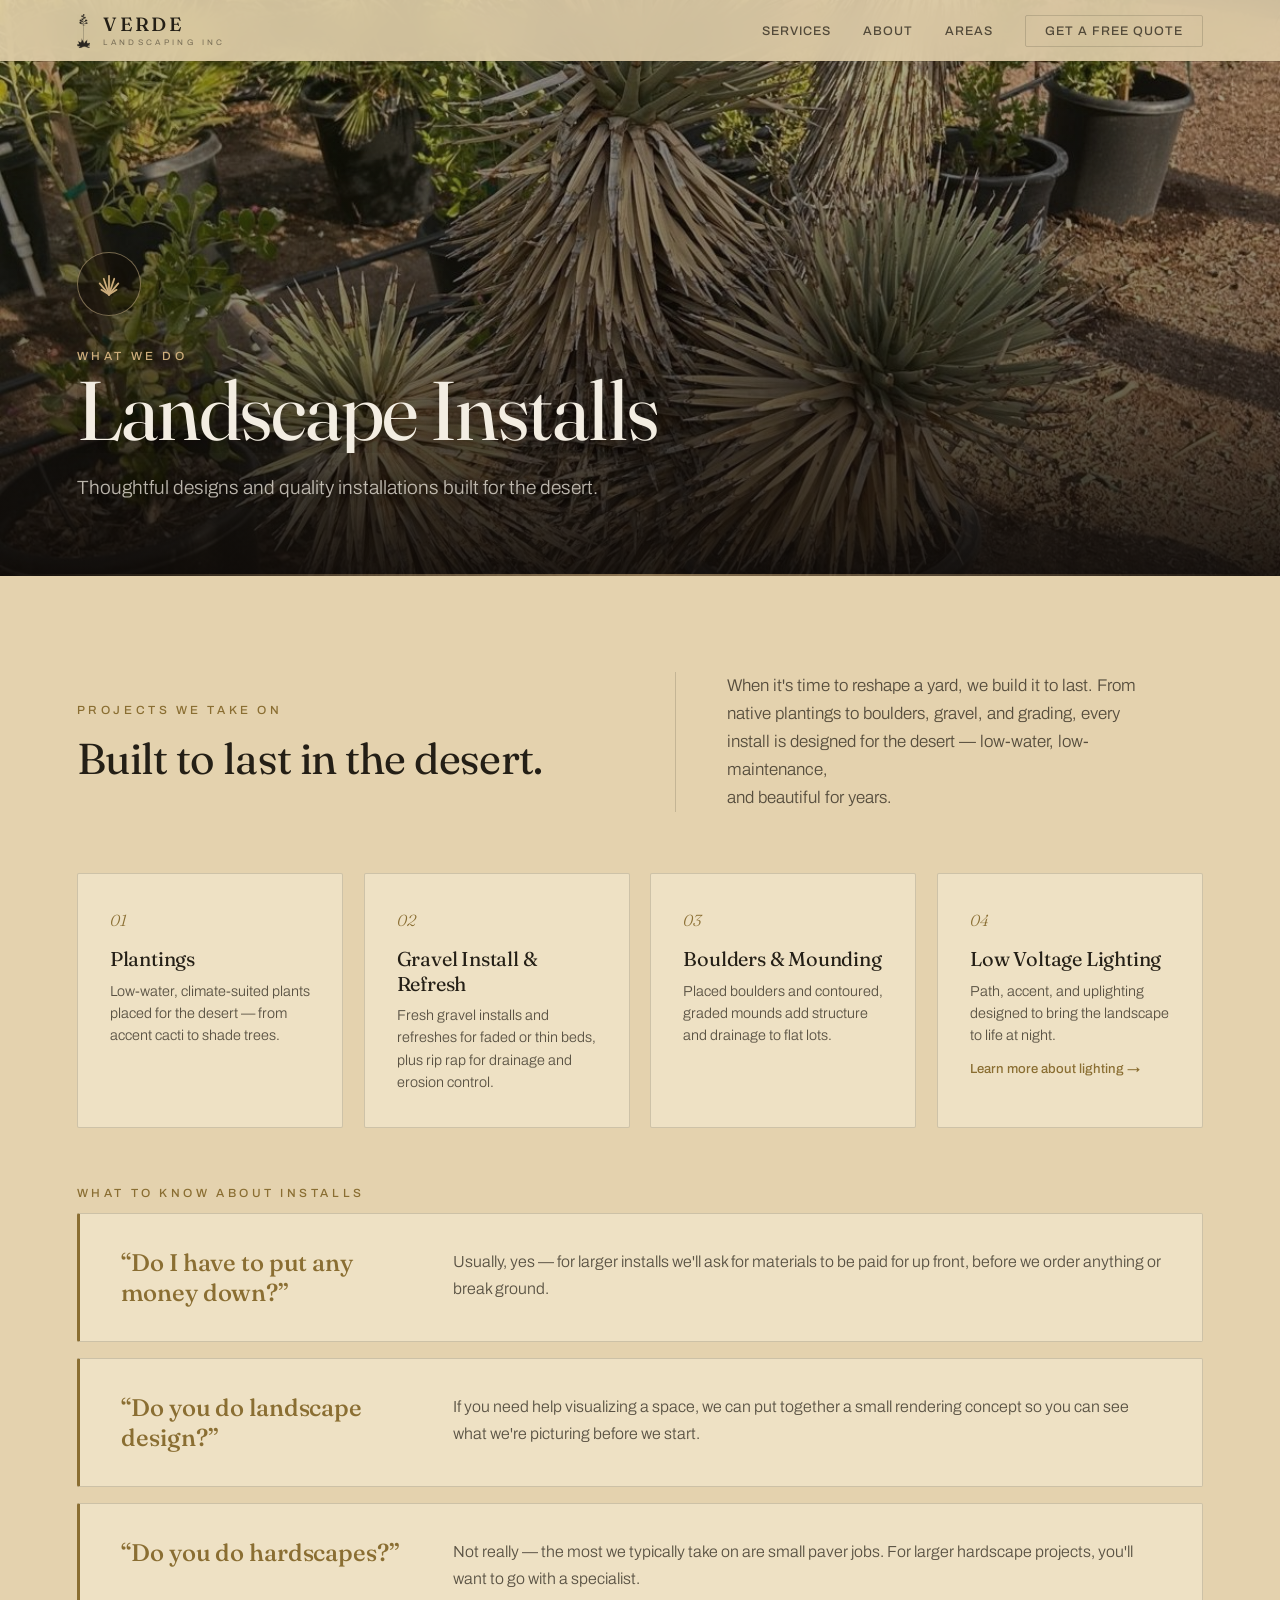
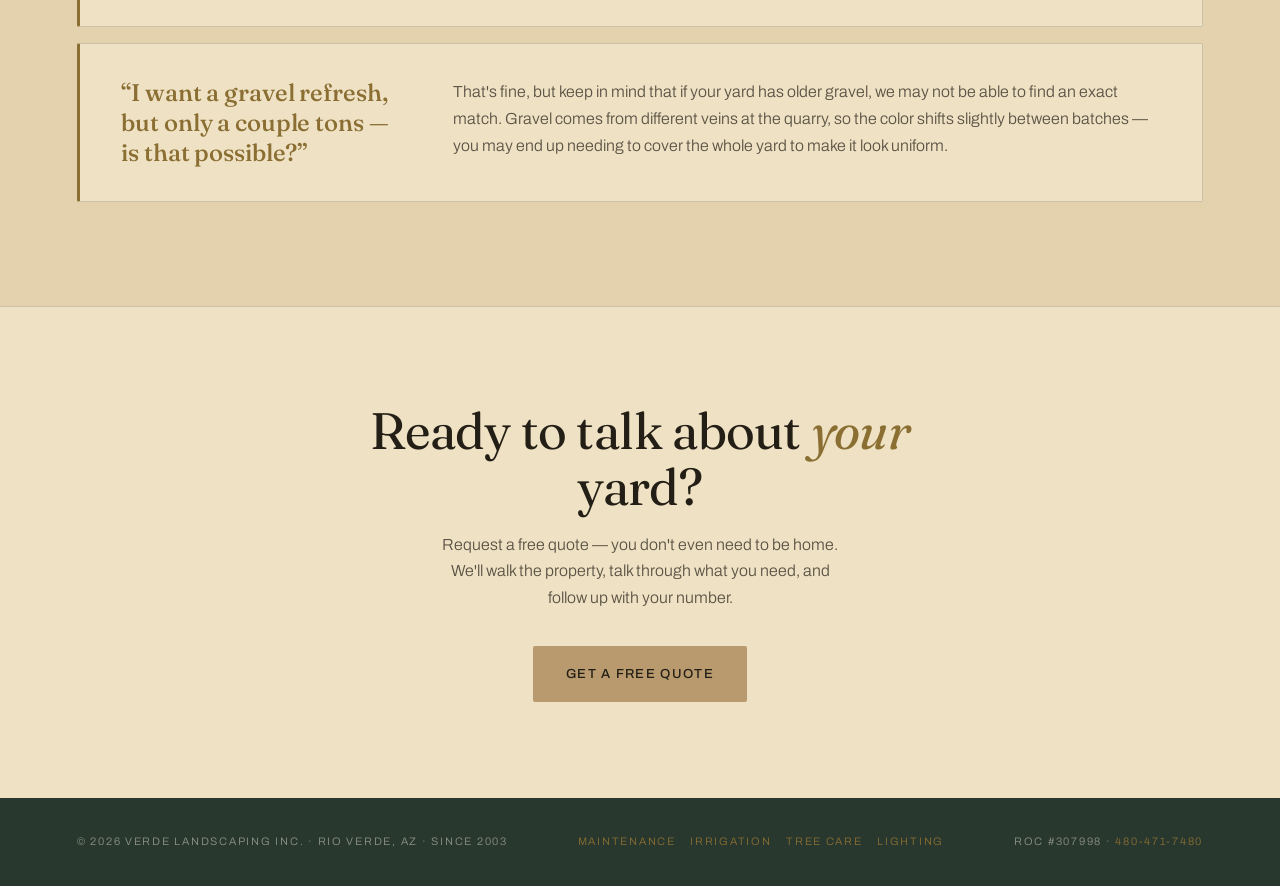
<file: installs.html>
<!DOCTYPE html>
<html lang="en">
<head>
<meta charset="UTF-8">
<meta name="viewport" content="width=device-width, initial-scale=1.0">
<title>Landscape Installs — Verde Landscaping Inc.</title>
<meta name="description" content="Thoughtful designs and quality installations built for the desert. Verde Landscaping Inc. — Rio Verde, Tonto Verde &amp; Verde River, AZ.">
<link rel="icon" href="/favicon.ico" sizes="any">
<link rel="icon" type="image/png" sizes="32x32" href="assets/favicon-32.png">
<link rel="icon" type="image/png" sizes="16x16" href="assets/favicon-16.png">
<link rel="icon" type="image/png" sizes="192x192" href="assets/favicon-192.png">
<link rel="apple-touch-icon" sizes="180x180" href="assets/apple-touch-icon.png">
<meta property="og:image" content="https://verdelandscapinginc.com/assets/favicon-512.png">
<meta name="twitter:card" content="summary">
<meta name="twitter:image" content="https://verdelandscapinginc.com/assets/favicon-512.png">
<link rel="preconnect" href="https://fonts.googleapis.com">
<link rel="preconnect" href="https://fonts.gstatic.com" crossorigin>
<link href="https://fonts.googleapis.com/css2?family=Fraunces:ital,opsz,wght@0,9..144,300;0,9..144,400;0,9..144,500;1,9..144,300;1,9..144,400&family=Archivo:wght@300;400;500;600&display=swap" rel="stylesheet">
<style>
:root{
  --bg:#E4D2AE;          /* tan page backdrop */
  --bg2:#EEE1C4;         /* raised surface — body card, CTA band */
  --night:#29382E;       /* deep verde band — footer */
  --cream:#241F16;       /* primary INK text (name kept for cascade) */
  --cream-70:rgba(36,31,22,.74);--cream-50:rgba(36,31,22,.52);--cream-line:rgba(36,31,22,.16);
  --green:#B89A6E;--green-deep:#9A7E54;--green-lt:#8A6E32;--sage:#8A6E32;--taupe:#7A6A50;
  --on-dark:#F3EDE2;--on-dark-70:rgba(243,237,226,.74);--on-dark-50:rgba(243,237,226,.52);
  --serif:'Fraunces',Georgia,serif;--sans:'Archivo',-apple-system,'Segoe UI',sans-serif;
  --ease:cubic-bezier(.22,.61,.36,1);--pad:6vw;
}
*{margin:0;padding:0;box-sizing:border-box}
html{scroll-behavior:smooth}
body{font-family:var(--sans);font-weight:300;background:var(--bg);color:var(--cream);line-height:1.65;-webkit-font-smoothing:antialiased;overflow-x:hidden}
img{display:block;max-width:100%}
a{color:inherit;text-decoration:none}
::selection{background:var(--green);color:var(--on-dark)}
.label{font-size:.74rem;letter-spacing:.3em;text-transform:uppercase;font-weight:500;color:var(--green-lt)}
.phero .label{color:var(--dawn,#CDAD7C)}
.btn{display:inline-block;font-size:.82rem;font-weight:500;letter-spacing:.1em;text-transform:uppercase;padding:1rem 2rem;border-radius:2px;border:1px solid transparent;cursor:pointer;transition:all .3s var(--ease);color:var(--on-dark)}
.btn-solid{background:var(--green);color:var(--cream)}
.btn-solid:hover{background:var(--green-deep);transform:translateY(-2px)}
.btn-ghost{border-color:var(--cream-line);color:var(--cream)}
.btn-ghost:hover{border-color:var(--cream);background:rgba(36,31,22,.06)}

/* NAV */
.nav{position:fixed;inset:0 0 auto 0;z-index:100;background:rgba(228,210,174,.88);-webkit-backdrop-filter:blur(14px);backdrop-filter:blur(14px);box-shadow:0 1px 0 var(--cream-line)}
.nav-inner{display:flex;align-items:center;justify-content:space-between;padding:.85rem var(--pad)}
.lockup{display:flex;align-items:center;gap:.85rem}
.logo-mark{height:34px;width:auto}
.logo-text{font-family:var(--serif);font-weight:500;font-size:1.2rem;letter-spacing:.14em;color:var(--cream);line-height:1}
.logo-text small{display:block;font-family:var(--sans);font-weight:400;font-size:.5rem;letter-spacing:.42em;text-transform:uppercase;color:var(--cream-50);margin-top:.3rem}
.nav-links{display:flex;align-items:center;gap:2rem;list-style:none}
.nav-links a{font-size:.78rem;font-weight:500;letter-spacing:.08em;text-transform:uppercase;color:var(--cream-70);transition:color .3s}
.nav-links a:hover{color:var(--cream)}
.nav-cta{border:1px solid var(--cream-line);padding:.5rem 1.2rem;border-radius:2px}
.nav-cta:hover{background:var(--green);border-color:var(--green);color:var(--on-dark)}
.nav-toggle{display:none;background:none;border:0;cursor:pointer;width:34px;height:24px;position:relative;z-index:103}
.nav-toggle span{position:absolute;left:0;width:100%;height:1.5px;background:var(--cream);transition:.3s}
.nav-toggle span:nth-child(1){top:4px}.nav-toggle span:nth-child(2){top:11px}.nav-toggle span:nth-child(3){top:18px}
.nav-toggle[aria-expanded="true"] span:nth-child(1){top:11px;transform:rotate(45deg)}
.nav-toggle[aria-expanded="true"] span:nth-child(2){opacity:0}
.nav-toggle[aria-expanded="true"] span:nth-child(3){top:11px;transform:rotate(-45deg)}
@media (max-width:720px){
  .nav-inner{position:relative;z-index:102}
  .lockup{position:relative;z-index:101}
  .nav-toggle{display:block}
  .nav-links{
    position:fixed;inset:0 0 auto 0;padding:5.5rem var(--pad) 2.6rem;
    flex-direction:column;align-items:flex-start;gap:1.6rem;
    background:#F7F0DE;box-shadow:0 26px 50px -20px rgba(36,31,22,.4);
    border-bottom:1px solid var(--cream-line);
    transform:translateY(-105%);transition:transform .45s var(--ease);
  }
  .nav-links.open{transform:none}
}

/* HERO */
.phero{position:relative;min-height:64vh;display:flex;align-items:flex-end;overflow:hidden;background:var(--night);padding:0 var(--pad) 4.5rem}
.phero-bg{position:absolute;inset:0;background:url('assets/photos/install.jpg') center/cover no-repeat;filter:saturate(.9) brightness(.78)}
.phero::after{content:"";position:absolute;inset:0;background:linear-gradient(180deg,rgba(15,11,8,.1) 0%,rgba(15,11,8,.32) 52%,rgba(15,11,8,.9) 100%)}
.phero::before{content:"";position:absolute;left:0;right:0;bottom:0;height:2px;z-index:3;background:linear-gradient(to right,transparent,rgba(205,173,124,.65),transparent)}
.phero-inner{position:relative;z-index:2;max-width:740px;padding-top:120px}
.phero .icon{width:64px;height:64px;border-radius:50%;display:flex;align-items:center;justify-content:center;background:rgba(20,15,9,.55);border:1px solid rgba(214,189,144,.5);margin-bottom:1.6rem}
.phero .icon svg{width:28px;height:28px;stroke:var(--dawn,#CDAD7C);stroke-width:1.5;fill:none;stroke-linecap:round;stroke-linejoin:round}
.phero h1{font-family:var(--serif);font-weight:400;line-height:1.02;letter-spacing:-.02em;font-size:clamp(2.8rem,7vw,5.2rem);color:var(--on-dark);text-shadow:0 2px 24px rgba(13,9,7,.6)}
.phero p{margin-top:1.2rem;font-size:clamp(1.05rem,1.5vw,1.3rem);color:var(--on-dark-70);max-width:52ch;text-shadow:0 1px 12px rgba(13,9,7,.7)}

/* BODY */
.pbody{padding:6rem var(--pad) 6.5rem}
.pbody-head{display:grid;grid-template-columns:1.15fr auto 1fr;gap:3.2rem;align-items:center;margin-bottom:3.8rem}
.pbody-head .label{display:block;margin-bottom:.9rem}
.pbody-head h2{font-family:var(--serif);font-weight:400;font-size:clamp(1.9rem,3.4vw,2.7rem);line-height:1.12;letter-spacing:-.015em;color:var(--cream)}
.pbody-head .head-divider{width:1px;align-self:stretch;background:var(--cream-line)}
.pbody-head .lead{margin-top:0;font-size:1.06rem;line-height:1.65;color:var(--cream-70);max-width:46ch}
@media (max-width:860px){.pbody-head{grid-template-columns:1fr;gap:1.4rem}.pbody-head .head-divider{display:none}}
.sub-label{display:block;margin:0 0 1.1rem}
.svc-grid{list-style:none;display:grid;grid-template-columns:repeat(auto-fit,minmax(260px,1fr));gap:1.3rem;margin-bottom:3rem}
.svc-grid li{background:var(--bg2);border:1px solid var(--cream-line);border-radius:2px;padding:2.1rem 2rem;transition:border-color .3s,transform .3s var(--ease)}
.svc-grid li:hover{border-color:var(--green-lt);transform:translateY(-3px)}
.svc-idx{display:block;font-family:var(--serif);font-style:italic;font-size:1rem;color:var(--green-lt);margin-bottom:.85rem}
.svc-grid h3{font-family:var(--serif);font-weight:400;font-size:1.25rem;letter-spacing:-.01em;color:var(--cream);margin-bottom:.5rem;line-height:1.22}
.svc-grid p{font-size:.9rem;color:var(--cream-70);line-height:1.55}
.svc-grid .card-link{display:inline-block;margin-top:.7rem;font-size:.82rem;font-weight:500;color:var(--green-lt);border-bottom:1px solid transparent;transition:border-color .3s}
.svc-grid .card-link:hover{border-color:var(--green-lt)}
.advice{display:flex;flex-direction:column;gap:1rem}
.advice-item{display:flex;gap:3.2rem;align-items:flex-start;flex-wrap:wrap;background:var(--bg2);border:1px solid var(--cream-line);border-left:3px solid var(--green-lt);border-radius:2px;padding:2.1rem 2.6rem;transition:border-color .3s}
.advice-item:hover{border-left-color:var(--green-deep)}
.advice-label{flex:0 0 280px;font-family:var(--serif);font-weight:500;font-size:1.5rem;line-height:1.25;letter-spacing:-.005em;color:var(--green-lt)}
.advice-label::before{content:"\201C"}
.advice-label::after{content:"\201D"}
.advice-item p{flex:1 1 480px;color:var(--cream-70);font-size:1rem;line-height:1.7;margin:0}
@media (max-width:980px){.advice-item{flex-direction:column;gap:.7rem}.advice-label{flex-basis:auto}.advice-item p{flex-basis:auto}}

/* CTA */
.pcta{background:var(--bg2);border-top:1px solid var(--cream-line);padding:6rem var(--pad);text-align:center}
.pcta h2{font-family:var(--serif);font-weight:400;font-size:clamp(2rem,4.5vw,3.2rem);line-height:1.1;letter-spacing:-.015em;color:var(--cream);max-width:18ch;margin:0 auto 1rem}
.pcta h2 em{font-style:italic;color:var(--green-lt)}
.pcta p{color:var(--cream-70);max-width:48ch;margin:0 auto 2.2rem}

/* FOOTER */
.pfoot{background:var(--night);color:rgba(243,237,226,.5);padding:2.2rem var(--pad);display:flex;justify-content:space-between;gap:1.5rem;flex-wrap:wrap;font-size:.68rem;letter-spacing:.16em;text-transform:uppercase}
.pfoot a{color:var(--green-lt)}
.pfoot-links{display:flex;gap:.9rem;flex-wrap:wrap}


/* ============ SCROLL REVEAL — Editorial Line-Reveal ============ */
.rv-line{overflow:hidden;display:block}
.rv-line>span{display:block;transform:translateY(105%);transition:transform .9s var(--ease)}
.rv-scene.in .rv-line>span{transform:translateY(0)}
.rv-pline{display:block}
.rv-pline>span{display:inline-block;opacity:0;transform:translateY(14px);transition:opacity .8s var(--ease),transform .8s var(--ease)}
.rv-scene.in .rv-pline>span{opacity:1;transform:translateY(0)}
.rv-fade-in{opacity:0;transform:translateY(10px);transition:opacity .7s var(--ease),transform .7s var(--ease)}
.rv-scene.in .rv-fade-in{opacity:1;transform:translateY(0)}
.rv-fade-in.d1{transition-delay:.12s}
.rv-fade-in.d2{transition-delay:.24s}
.pbody-head .head-divider{transform:scaleY(0);transform-origin:top;transition:transform .9s var(--ease) .3s}
.pbody-head.rv-scene.in .head-divider{transform:scaleY(1)}
.rv-item{--d:0s;opacity:0;translate:0 24px;transition:opacity 1s var(--ease) var(--d),translate 1s var(--ease) var(--d)}
.rv-item.in{opacity:1;translate:0 0}
.label.rv-item{translate:0 8px;transition:opacity .6s var(--ease) var(--d),translate .6s var(--ease) var(--d)}
.svc-grid li.rv-item,.tier-grid li.rv-item{transition:border-color .3s,transform .3s var(--ease),opacity 1.1s var(--ease) var(--d),translate 1.1s var(--ease) var(--d)}
.svc-grid li.rv-item .svc-idx,.tier-grid li.rv-item .svc-idx{opacity:0;transform:translateX(-8px);transition:opacity .5s var(--ease) calc(var(--d) + .15s),transform .5s var(--ease) calc(var(--d) + .15s)}
.svc-grid li.rv-item.in .svc-idx,.tier-grid li.rv-item.in .svc-idx{opacity:1;transform:translateX(0)}
.svc-grid li.rv-item h3,.tier-grid li.rv-item h3{opacity:0;transform:translateY(8px);transition:opacity .6s var(--ease) calc(var(--d) + .2s),transform .6s var(--ease) calc(var(--d) + .2s)}
.svc-grid li.rv-item.in h3,.tier-grid li.rv-item.in h3{opacity:1;transform:translateY(0)}
.tier-grid li.rv-item .tier-badge{opacity:0;transition:opacity .5s var(--ease) calc(var(--d) + .3s)}
.tier-grid li.rv-item.in .tier-badge{opacity:1}
.advice-item.rv-item{transition:border-color .3s,opacity 1.1s var(--ease) var(--d),translate 1.1s var(--ease) var(--d)}
.advice-item.rv-item .advice-label{opacity:0;transform:scale(.93);transform-origin:left center;transition:opacity .7s var(--ease) calc(var(--d) + .15s),transform .7s var(--ease) calc(var(--d) + .15s)}
.advice-item.rv-item.in .advice-label{opacity:1;transform:scale(1)}
.advice-item.rv-item p{opacity:0;transform:translateY(10px);transition:opacity .7s var(--ease) calc(var(--d) + .25s),transform .7s var(--ease) calc(var(--d) + .25s)}
.advice-item.rv-item.in p{opacity:1;transform:translateY(0)}
.visit-list li.rv-item{translate:0 14px}
@media (prefers-reduced-motion:reduce){
  .rv-line>span,.rv-pline>span,.rv-fade-in,.rv-item,.pbody-head .head-divider{transition:none!important;transform:none!important;translate:none!important;opacity:1!important}
}
</style>
</head>
<body>

<nav class="nav">
  <div class="nav-inner">
    <a href="index.html" class="lockup">
      <img class="logo-mark" src="assets/verde-mark-dark.png" alt="Verde Landscaping mark">
      <span class="logo-text">VERDE<small>Landscaping Inc</small></span>
    </a>
    <button class="nav-toggle" id="navToggle" aria-label="Open menu" aria-expanded="false"><span></span><span></span><span></span></button>
    <ul class="nav-links" id="navLinks">
      <li><a href="index.html#services">Services</a></li>
      <li><a href="index.html#about">About</a></li>
      <li><a href="index.html#areas">Areas</a></li>
      <li class="keep"><a href="index.html#contact" class="nav-cta">Get a Free Quote</a></li>
    </ul>
  </div>
</nav>

<header class="phero">
  <div class="phero-bg"></div>
  <div class="phero-inner rv-scene">
    <span class="icon rv-fade-in"><svg viewBox="0 0 24 24"><path d="M12 21V5"/><path d="M12 21 7.5 7.5"/><path d="M12 21 16.5 7.5"/><path d="M12 21 4 11.5"/><path d="M12 21 20 11.5"/><path d="M12 21 5.5 17"/><path d="M12 21 18.5 17"/></svg></span>
    <span class="label rv-fade-in">What We Do</span>
    <h1 data-split-head>Landscape Installs</h1>
    <p data-split-lead>Thoughtful designs and quality installations built for the desert.</p>
  </div>
</header>

<section class="pbody">
  <div class="pbody-head rv-scene">
    <div>
      <span class="label rv-fade-in">Projects We Take On</span>
      <h2 data-split-head>Built to last in the desert.</h2>
    </div>
    <div class="head-divider"></div>
    <p class="lead" data-split-lead>When it's time to reshape a yard, we build it to last. From native plantings to boulders, gravel, and grading, every install is designed for the desert — low-water, low-maintenance, and beautiful for years.</p>
  </div>

  <ul class="svc-grid">
    <li class="rv-item"><span class="svc-idx">01</span><h3>Plantings</h3><p>Low-water, climate-suited plants placed for the desert — from accent cacti to shade trees.</p></li>
    <li class="rv-item"><span class="svc-idx">02</span><h3>Gravel Install &amp; Refresh</h3><p>Fresh gravel installs and refreshes for faded or thin beds, plus rip rap for drainage and erosion control.</p></li>
    <li class="rv-item"><span class="svc-idx">03</span><h3>Boulders &amp; Mounding</h3><p>Placed boulders and contoured, graded mounds add structure and drainage to flat lots.</p></li>
    <li class="rv-item"><span class="svc-idx">04</span><h3>Low Voltage Lighting</h3><p>Path, accent, and uplighting designed to bring the landscape to life at night.</p><a href="lighting.html" class="card-link">Learn more about lighting →</a></li>
  </ul>

  <span class="label sub-label rv-item">What to Know About Installs</span>
  <div class="advice">
    <div class="advice-item rv-item">
      <span class="advice-label">Do I have to put any money down?</span>
      <p>Usually, yes — for larger installs we'll ask for materials to be paid for up front, before we order anything or break ground.</p>
    </div>
    <div class="advice-item rv-item">
      <span class="advice-label">Do you do landscape design?</span>
      <p>If you need help visualizing a space, we can put together a small rendering concept so you can see what we're picturing before we start.</p>
    </div>
    <div class="advice-item rv-item">
      <span class="advice-label">Do you do hardscapes?</span>
      <p>Not really — the most we typically take on are small paver jobs. For larger hardscape projects, you'll want to go with a specialist.</p>
    </div>
    <div class="advice-item rv-item">
      <span class="advice-label">I want a gravel refresh, but only a couple tons — is that possible?</span>
      <p>That's fine, but keep in mind that if your yard has older gravel, we may not be able to find an exact match. Gravel comes from different veins at the quarry, so the color shifts slightly between batches — you may end up needing to cover the whole yard to make it look uniform.</p>
    </div>
  </div>
</section>

<section class="pcta rv-scene">
  <h2 class="rv-fade-in">Ready to talk about <em>your</em> yard?</h2>
  <p data-split-lead>Request a free quote — you don't even need to be home. We'll walk the property, talk through what you need, and follow up with your number.</p>
  <a href="index.html#contact" class="btn btn-solid rv-fade-in d2">Get a Free Quote</a>
</section>

<footer class="pfoot">
  <span>&copy; 2026 Verde Landscaping Inc. · Rio Verde, AZ · Since 2003</span>
  <span class="pfoot-links"><a href="maintenance.html">Maintenance</a> <a href="irrigation.html">Irrigation</a> <a href="tree-care.html">Tree Care</a> <a href="lighting.html">Lighting</a></span>
  <span>ROC #307998 · <a href="tel:4804717480">480-471-7480</a></span>
</footer>


<script>
(function(){
  var reduce = window.matchMedia('(prefers-reduced-motion: reduce)').matches;

  var navToggle = document.getElementById('navToggle');
  var navLinks = document.getElementById('navLinks');
  navToggle.addEventListener('click', function(){
    var open = navLinks.classList.toggle('open');
    navToggle.setAttribute('aria-expanded', open);
  });
  navLinks.querySelectorAll('a').forEach(function(a){
    a.addEventListener('click', function(){
      navLinks.classList.remove('open');
      navToggle.setAttribute('aria-expanded', 'false');
    });
  });

  function splitLines(el, cls){
    var words = el.textContent.trim().split(/\s+/);
    el.innerHTML = words.map(function(w){ return '<span class="rv-w">'+w+' </span>'; }).join('');
    var spans = el.querySelectorAll('.rv-w');
    var lines = []; var lastTop = null;
    spans.forEach(function(s){
      var top = s.offsetTop;
      if(top !== lastTop){ lines.push([]); lastTop = top; }
      lines[lines.length - 1].push(s.textContent);
    });
    el.innerHTML = lines.map(function(words, i){
      return '<span class="'+cls+'"><span style="transition-delay:'+(i*0.09).toFixed(2)+'s">'+words.join('')+'</span></span>';
    }).join('');
  }

  if(reduce){
    document.querySelectorAll('.rv-scene,.rv-item').forEach(function(el){ el.classList.add('in'); });
    return;
  }

  document.querySelectorAll('[data-split-head]').forEach(function(el){ splitLines(el, 'rv-line'); });
  document.querySelectorAll('[data-split-lead]').forEach(function(el){ splitLines(el, 'rv-pline'); });

  var io = new IntersectionObserver(function(entries){
    entries.forEach(function(e){ if(e.isIntersecting) e.target.classList.add('in'); });
  }, {threshold:0.12, rootMargin:'0px 0px -8% 0px'});

  document.querySelectorAll('.rv-scene').forEach(function(el){ io.observe(el); });

  document.querySelectorAll('.rv-item').forEach(function(el){
    var idx = Array.prototype.indexOf.call(el.parentElement.children, el);
    el.style.setProperty('--d', Math.min(idx*0.08, 0.4)+'s');
    io.observe(el);
  });
})();
</script>
</body>
</html>
</file>
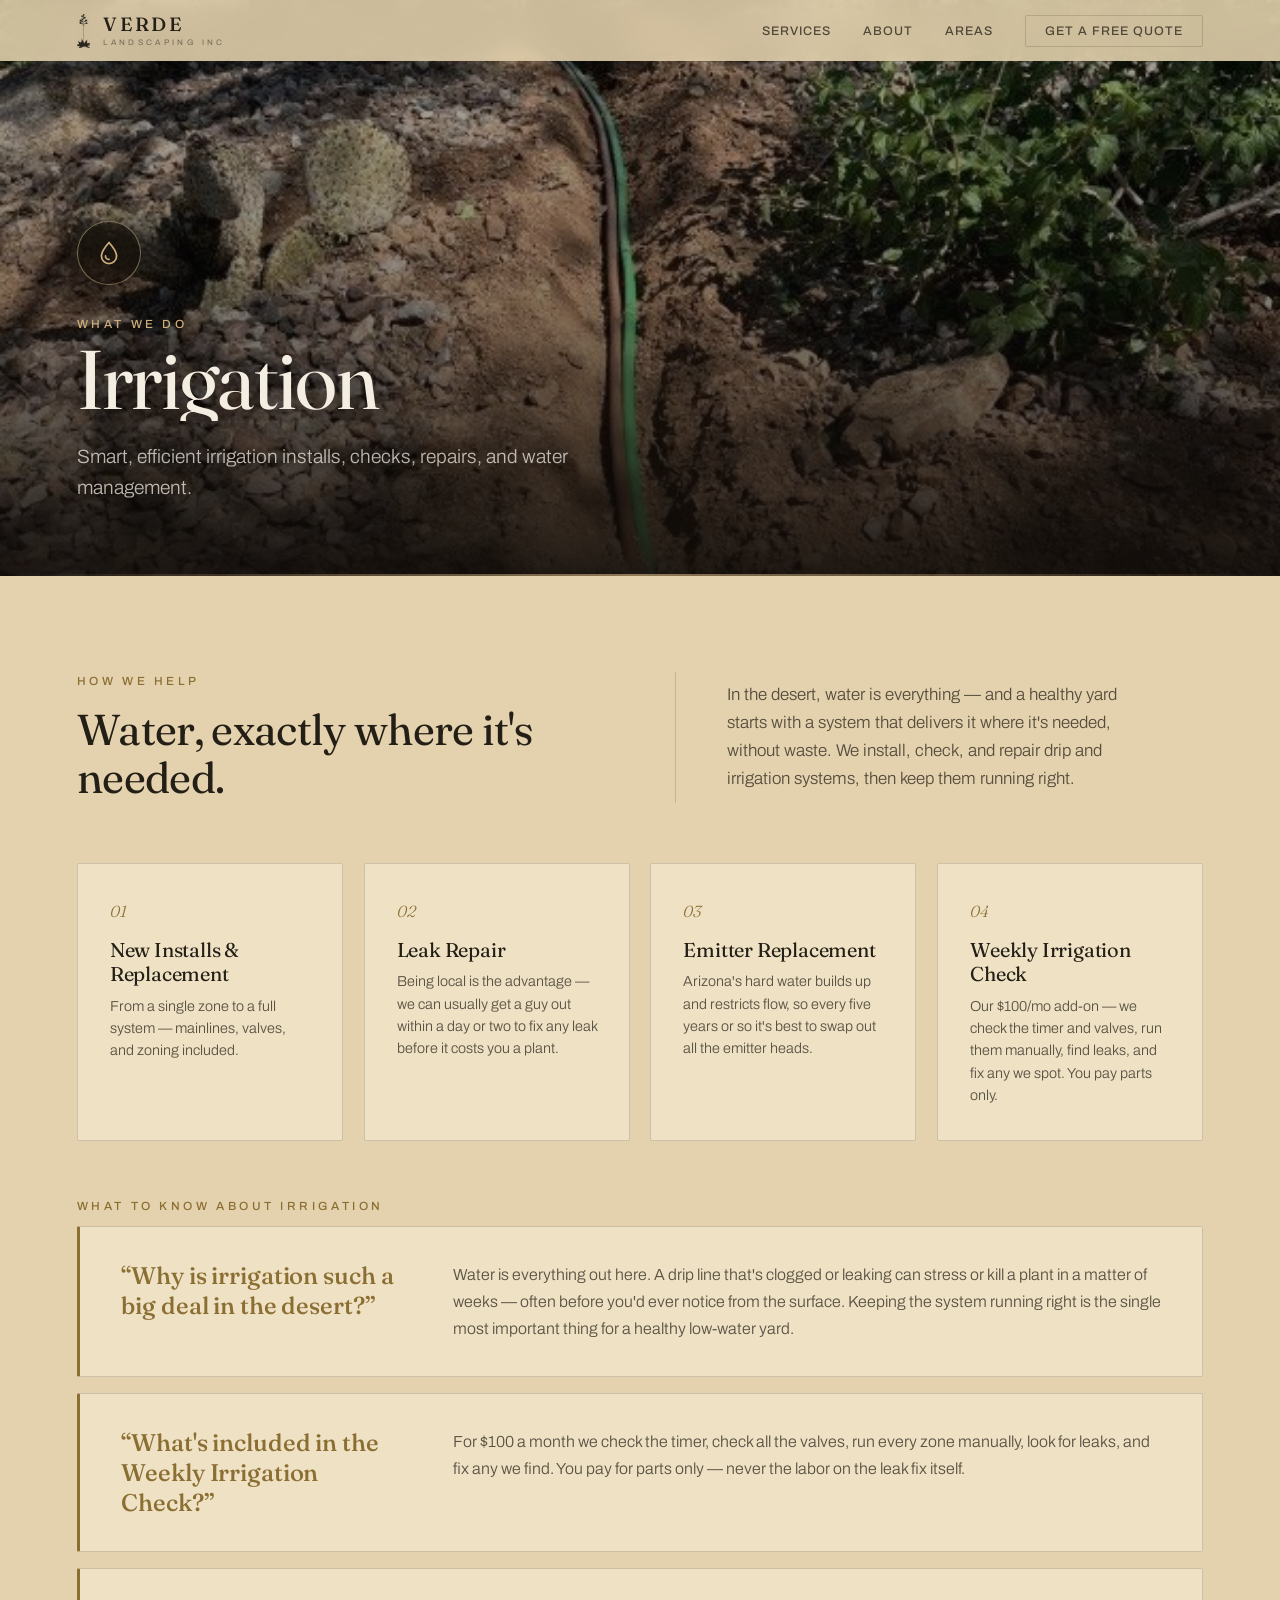
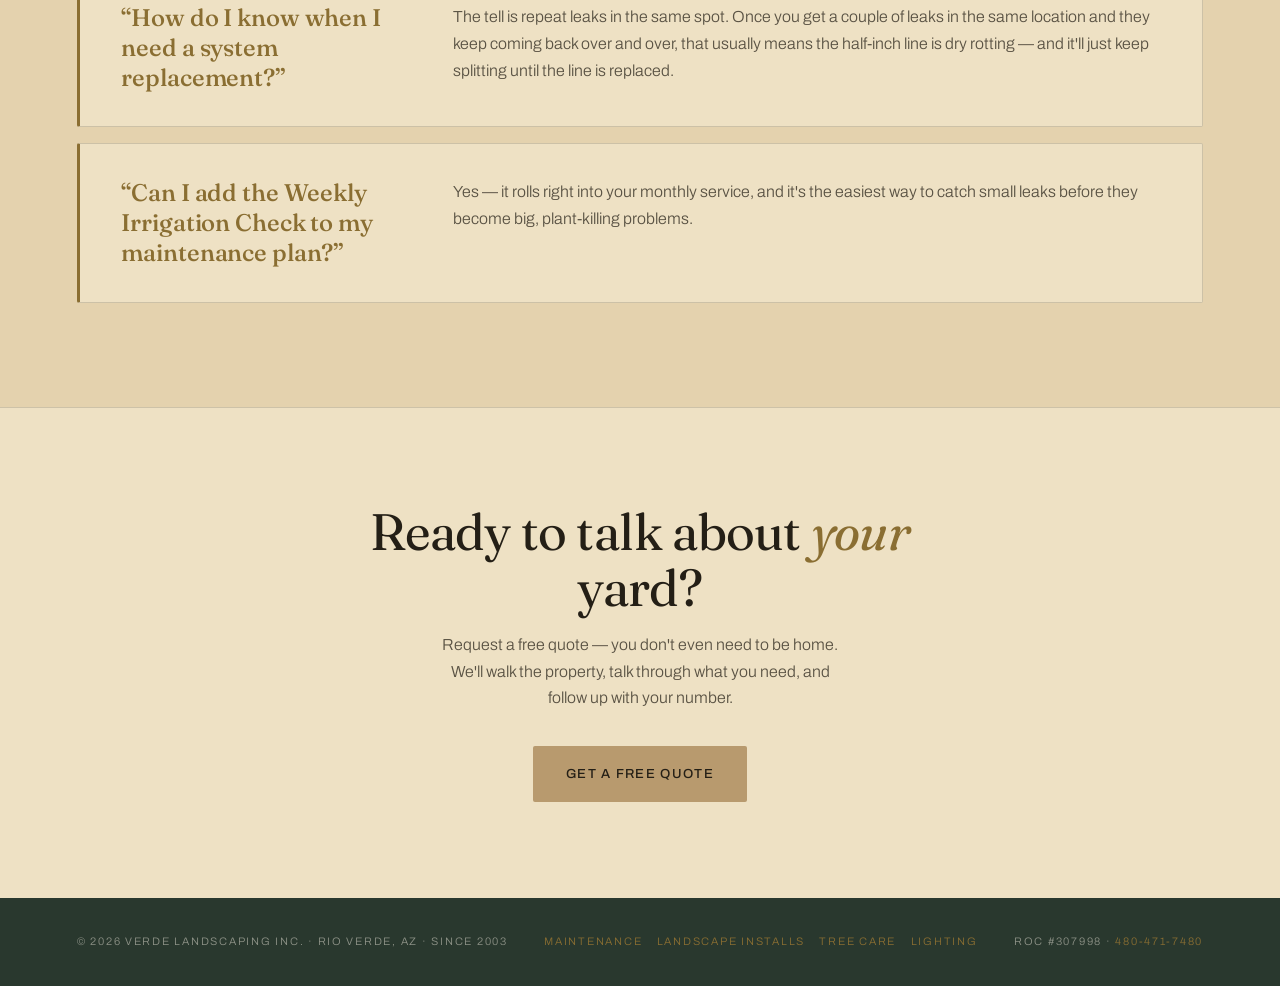
<file: irrigation.html>
<!DOCTYPE html>
<html lang="en">
<head>
<meta charset="UTF-8">
<meta name="viewport" content="width=device-width, initial-scale=1.0">
<title>Irrigation — Verde Landscaping Inc.</title>
<meta name="description" content="Smart, efficient irrigation installs, checks, repairs, and water management. Verde Landscaping Inc. — Rio Verde, Tonto Verde &amp; Verde River, AZ.">
<link rel="icon" href="/favicon.ico" sizes="any">
<link rel="icon" type="image/png" sizes="32x32" href="assets/favicon-32.png">
<link rel="icon" type="image/png" sizes="16x16" href="assets/favicon-16.png">
<link rel="icon" type="image/png" sizes="192x192" href="assets/favicon-192.png">
<link rel="apple-touch-icon" sizes="180x180" href="assets/apple-touch-icon.png">
<meta property="og:image" content="https://verdelandscapinginc.com/assets/favicon-512.png">
<meta name="twitter:card" content="summary">
<meta name="twitter:image" content="https://verdelandscapinginc.com/assets/favicon-512.png">
<link rel="preconnect" href="https://fonts.googleapis.com">
<link rel="preconnect" href="https://fonts.gstatic.com" crossorigin>
<link href="https://fonts.googleapis.com/css2?family=Fraunces:ital,opsz,wght@0,9..144,300;0,9..144,400;0,9..144,500;1,9..144,300;1,9..144,400&family=Archivo:wght@300;400;500;600&display=swap" rel="stylesheet">
<style>
:root{
  --bg:#E4D2AE;          /* tan page backdrop */
  --bg2:#EEE1C4;         /* raised surface — body card, CTA band */
  --night:#29382E;       /* deep verde band — footer */
  --cream:#241F16;       /* primary INK text (name kept for cascade) */
  --cream-70:rgba(36,31,22,.74);--cream-50:rgba(36,31,22,.52);--cream-line:rgba(36,31,22,.16);
  --green:#B89A6E;--green-deep:#9A7E54;--green-lt:#8A6E32;--sage:#8A6E32;--taupe:#7A6A50;
  --on-dark:#F3EDE2;--on-dark-70:rgba(243,237,226,.74);--on-dark-50:rgba(243,237,226,.52);
  --serif:'Fraunces',Georgia,serif;--sans:'Archivo',-apple-system,'Segoe UI',sans-serif;
  --ease:cubic-bezier(.22,.61,.36,1);--pad:6vw;
}
*{margin:0;padding:0;box-sizing:border-box}
html{scroll-behavior:smooth}
body{font-family:var(--sans);font-weight:300;background:var(--bg);color:var(--cream);line-height:1.65;-webkit-font-smoothing:antialiased;overflow-x:hidden}
img{display:block;max-width:100%}
a{color:inherit;text-decoration:none}
::selection{background:var(--green);color:var(--on-dark)}
.label{font-size:.74rem;letter-spacing:.3em;text-transform:uppercase;font-weight:500;color:var(--green-lt)}
.phero .label{color:var(--dawn,#CDAD7C)}
.btn{display:inline-block;font-size:.82rem;font-weight:500;letter-spacing:.1em;text-transform:uppercase;padding:1rem 2rem;border-radius:2px;border:1px solid transparent;cursor:pointer;transition:all .3s var(--ease);color:var(--on-dark)}
.btn-solid{background:var(--green);color:var(--cream)}
.btn-solid:hover{background:var(--green-deep);transform:translateY(-2px)}
.btn-ghost{border-color:var(--cream-line);color:var(--cream)}
.btn-ghost:hover{border-color:var(--cream);background:rgba(36,31,22,.06)}

/* NAV */
.nav{position:fixed;inset:0 0 auto 0;z-index:100;background:rgba(228,210,174,.88);-webkit-backdrop-filter:blur(14px);backdrop-filter:blur(14px);box-shadow:0 1px 0 var(--cream-line)}
.nav-inner{display:flex;align-items:center;justify-content:space-between;padding:.85rem var(--pad)}
.lockup{display:flex;align-items:center;gap:.85rem}
.logo-mark{height:34px;width:auto}
.logo-text{font-family:var(--serif);font-weight:500;font-size:1.2rem;letter-spacing:.14em;color:var(--cream);line-height:1}
.logo-text small{display:block;font-family:var(--sans);font-weight:400;font-size:.5rem;letter-spacing:.42em;text-transform:uppercase;color:var(--cream-50);margin-top:.3rem}
.nav-links{display:flex;align-items:center;gap:2rem;list-style:none}
.nav-links a{font-size:.78rem;font-weight:500;letter-spacing:.08em;text-transform:uppercase;color:var(--cream-70);transition:color .3s}
.nav-links a:hover{color:var(--cream)}
.nav-cta{border:1px solid var(--cream-line);padding:.5rem 1.2rem;border-radius:2px}
.nav-cta:hover{background:var(--green);border-color:var(--green);color:var(--on-dark)}
.nav-toggle{display:none;background:none;border:0;cursor:pointer;width:34px;height:24px;position:relative;z-index:103}
.nav-toggle span{position:absolute;left:0;width:100%;height:1.5px;background:var(--cream);transition:.3s}
.nav-toggle span:nth-child(1){top:4px}.nav-toggle span:nth-child(2){top:11px}.nav-toggle span:nth-child(3){top:18px}
.nav-toggle[aria-expanded="true"] span:nth-child(1){top:11px;transform:rotate(45deg)}
.nav-toggle[aria-expanded="true"] span:nth-child(2){opacity:0}
.nav-toggle[aria-expanded="true"] span:nth-child(3){top:11px;transform:rotate(-45deg)}
@media (max-width:720px){
  .nav-inner{position:relative;z-index:102}
  .lockup{position:relative;z-index:101}
  .nav-toggle{display:block}
  .nav-links{
    position:fixed;inset:0 0 auto 0;padding:5.5rem var(--pad) 2.6rem;
    flex-direction:column;align-items:flex-start;gap:1.6rem;
    background:#F7F0DE;box-shadow:0 26px 50px -20px rgba(36,31,22,.4);
    border-bottom:1px solid var(--cream-line);
    transform:translateY(-105%);transition:transform .45s var(--ease);
  }
  .nav-links.open{transform:none}
}

/* HERO */
.phero{position:relative;min-height:64vh;display:flex;align-items:flex-end;overflow:hidden;background:var(--night);padding:0 var(--pad) 4.5rem}
.phero-bg{position:absolute;inset:0;background:url('assets/photos/irrigation.jpg') center/cover no-repeat;filter:saturate(.9) brightness(.78)}
.phero::after{content:"";position:absolute;inset:0;background:linear-gradient(180deg,rgba(15,11,8,.1) 0%,rgba(15,11,8,.32) 52%,rgba(15,11,8,.9) 100%)}
.phero::before{content:"";position:absolute;left:0;right:0;bottom:0;height:2px;z-index:3;background:linear-gradient(to right,transparent,rgba(205,173,124,.65),transparent)}
.phero-inner{position:relative;z-index:2;max-width:740px;padding-top:120px}
.phero .icon{width:64px;height:64px;border-radius:50%;display:flex;align-items:center;justify-content:center;background:rgba(20,15,9,.55);border:1px solid rgba(214,189,144,.5);margin-bottom:1.6rem}
.phero .icon svg{width:28px;height:28px;stroke:var(--dawn,#CDAD7C);stroke-width:1.5;fill:none;stroke-linecap:round;stroke-linejoin:round}
.phero h1{font-family:var(--serif);font-weight:400;line-height:1.02;letter-spacing:-.02em;font-size:clamp(2.8rem,7vw,5.2rem);color:var(--on-dark);text-shadow:0 2px 24px rgba(13,9,7,.6)}
.phero p{margin-top:1.2rem;font-size:clamp(1.05rem,1.5vw,1.3rem);color:var(--on-dark-70);max-width:52ch;text-shadow:0 1px 12px rgba(13,9,7,.7)}

/* BODY */
.pbody{padding:6rem var(--pad) 6.5rem}
.pbody-head{display:grid;grid-template-columns:1.15fr auto 1fr;gap:3.2rem;align-items:center;margin-bottom:3.8rem}
.pbody-head .label{display:block;margin-bottom:.9rem}
.pbody-head h2{font-family:var(--serif);font-weight:400;font-size:clamp(1.9rem,3.4vw,2.7rem);line-height:1.12;letter-spacing:-.015em;color:var(--cream)}
.pbody-head .head-divider{width:1px;align-self:stretch;background:var(--cream-line)}
.pbody-head .lead{margin-top:0;font-size:1.06rem;line-height:1.65;color:var(--cream-70);max-width:46ch}
@media (max-width:860px){.pbody-head{grid-template-columns:1fr;gap:1.4rem}.pbody-head .head-divider{display:none}}
.sub-label{display:block;margin:0 0 1.1rem}
.svc-grid{list-style:none;display:grid;grid-template-columns:repeat(auto-fit,minmax(260px,1fr));gap:1.3rem;margin-bottom:3rem}
.svc-grid li{background:var(--bg2);border:1px solid var(--cream-line);border-radius:2px;padding:2.1rem 2rem;transition:border-color .3s,transform .3s var(--ease)}
.svc-grid li:hover{border-color:var(--green-lt);transform:translateY(-3px)}
.svc-idx{display:block;font-family:var(--serif);font-style:italic;font-size:1rem;color:var(--green-lt);margin-bottom:.85rem}
.svc-grid h3{font-family:var(--serif);font-weight:400;font-size:1.25rem;letter-spacing:-.01em;color:var(--cream);margin-bottom:.5rem;line-height:1.22}
.svc-grid p{font-size:.9rem;color:var(--cream-70);line-height:1.55}
.advice{display:flex;flex-direction:column;gap:1rem}
.advice-item{display:flex;gap:3.2rem;align-items:flex-start;flex-wrap:wrap;background:var(--bg2);border:1px solid var(--cream-line);border-left:3px solid var(--green-lt);border-radius:2px;padding:2.1rem 2.6rem;transition:border-color .3s}
.advice-item:hover{border-left-color:var(--green-deep)}
.advice-label{flex:0 0 280px;font-family:var(--serif);font-weight:500;font-size:1.5rem;line-height:1.25;letter-spacing:-.005em;color:var(--green-lt)}
.advice-label::before{content:"\201C"}
.advice-label::after{content:"\201D"}
.advice-item p{flex:1 1 480px;color:var(--cream-70);font-size:1rem;line-height:1.7;margin:0}
@media (max-width:980px){.advice-item{flex-direction:column;gap:.7rem}.advice-label{flex-basis:auto}.advice-item p{flex-basis:auto}}

/* CTA */
.pcta{background:var(--bg2);border-top:1px solid var(--cream-line);padding:6rem var(--pad);text-align:center}
.pcta h2{font-family:var(--serif);font-weight:400;font-size:clamp(2rem,4.5vw,3.2rem);line-height:1.1;letter-spacing:-.015em;color:var(--cream);max-width:18ch;margin:0 auto 1rem}
.pcta h2 em{font-style:italic;color:var(--green-lt)}
.pcta p{color:var(--cream-70);max-width:48ch;margin:0 auto 2.2rem}

/* FOOTER */
.pfoot{background:var(--night);color:rgba(243,237,226,.5);padding:2.2rem var(--pad);display:flex;justify-content:space-between;gap:1.5rem;flex-wrap:wrap;font-size:.68rem;letter-spacing:.16em;text-transform:uppercase}
.pfoot a{color:var(--green-lt)}
.pfoot-links{display:flex;gap:.9rem;flex-wrap:wrap}


/* ============ SCROLL REVEAL — Editorial Line-Reveal ============ */
.rv-line{overflow:hidden;display:block}
.rv-line>span{display:block;transform:translateY(105%);transition:transform .9s var(--ease)}
.rv-scene.in .rv-line>span{transform:translateY(0)}
.rv-pline{display:block}
.rv-pline>span{display:inline-block;opacity:0;transform:translateY(14px);transition:opacity .8s var(--ease),transform .8s var(--ease)}
.rv-scene.in .rv-pline>span{opacity:1;transform:translateY(0)}
.rv-fade-in{opacity:0;transform:translateY(10px);transition:opacity .7s var(--ease),transform .7s var(--ease)}
.rv-scene.in .rv-fade-in{opacity:1;transform:translateY(0)}
.rv-fade-in.d1{transition-delay:.12s}
.rv-fade-in.d2{transition-delay:.24s}
.pbody-head .head-divider{transform:scaleY(0);transform-origin:top;transition:transform .9s var(--ease) .3s}
.pbody-head.rv-scene.in .head-divider{transform:scaleY(1)}
.rv-item{--d:0s;opacity:0;translate:0 24px;transition:opacity 1s var(--ease) var(--d),translate 1s var(--ease) var(--d)}
.rv-item.in{opacity:1;translate:0 0}
.label.rv-item{translate:0 8px;transition:opacity .6s var(--ease) var(--d),translate .6s var(--ease) var(--d)}
.svc-grid li.rv-item,.tier-grid li.rv-item{transition:border-color .3s,transform .3s var(--ease),opacity 1.1s var(--ease) var(--d),translate 1.1s var(--ease) var(--d)}
.svc-grid li.rv-item .svc-idx,.tier-grid li.rv-item .svc-idx{opacity:0;transform:translateX(-8px);transition:opacity .5s var(--ease) calc(var(--d) + .15s),transform .5s var(--ease) calc(var(--d) + .15s)}
.svc-grid li.rv-item.in .svc-idx,.tier-grid li.rv-item.in .svc-idx{opacity:1;transform:translateX(0)}
.svc-grid li.rv-item h3,.tier-grid li.rv-item h3{opacity:0;transform:translateY(8px);transition:opacity .6s var(--ease) calc(var(--d) + .2s),transform .6s var(--ease) calc(var(--d) + .2s)}
.svc-grid li.rv-item.in h3,.tier-grid li.rv-item.in h3{opacity:1;transform:translateY(0)}
.tier-grid li.rv-item .tier-badge{opacity:0;transition:opacity .5s var(--ease) calc(var(--d) + .3s)}
.tier-grid li.rv-item.in .tier-badge{opacity:1}
.advice-item.rv-item{transition:border-color .3s,opacity 1.1s var(--ease) var(--d),translate 1.1s var(--ease) var(--d)}
.advice-item.rv-item .advice-label{opacity:0;transform:scale(.93);transform-origin:left center;transition:opacity .7s var(--ease) calc(var(--d) + .15s),transform .7s var(--ease) calc(var(--d) + .15s)}
.advice-item.rv-item.in .advice-label{opacity:1;transform:scale(1)}
.advice-item.rv-item p{opacity:0;transform:translateY(10px);transition:opacity .7s var(--ease) calc(var(--d) + .25s),transform .7s var(--ease) calc(var(--d) + .25s)}
.advice-item.rv-item.in p{opacity:1;transform:translateY(0)}
.visit-list li.rv-item{translate:0 14px}
@media (prefers-reduced-motion:reduce){
  .rv-line>span,.rv-pline>span,.rv-fade-in,.rv-item,.pbody-head .head-divider{transition:none!important;transform:none!important;translate:none!important;opacity:1!important}
}
</style>
</head>
<body>

<nav class="nav">
  <div class="nav-inner">
    <a href="index.html" class="lockup">
      <img class="logo-mark" src="assets/verde-mark-dark.png" alt="Verde Landscaping mark">
      <span class="logo-text">VERDE<small>Landscaping Inc</small></span>
    </a>
    <button class="nav-toggle" id="navToggle" aria-label="Open menu" aria-expanded="false"><span></span><span></span><span></span></button>
    <ul class="nav-links" id="navLinks">
      <li><a href="index.html#services">Services</a></li>
      <li><a href="index.html#about">About</a></li>
      <li><a href="index.html#areas">Areas</a></li>
      <li class="keep"><a href="index.html#contact" class="nav-cta">Get a Free Quote</a></li>
    </ul>
  </div>
</nav>

<header class="phero">
  <div class="phero-bg"></div>
  <div class="phero-inner rv-scene">
    <span class="icon rv-fade-in"><svg viewBox="0 0 24 24"><path d="M12 3c0 0 6.5 7.4 6.5 11.5a6.5 6.5 0 0 1-13 0C5.5 10.4 12 3 12 3z"/><path d="M9 14.5a3 3 0 0 0 3 3"/></svg></span>
    <span class="label rv-fade-in">What We Do</span>
    <h1 data-split-head>Irrigation</h1>
    <p data-split-lead>Smart, efficient irrigation installs, checks, repairs, and water management.</p>
  </div>
</header>

<section class="pbody">
  <div class="pbody-head rv-scene">
    <div>
      <span class="label rv-fade-in">How We Help</span>
      <h2 data-split-head>Water, exactly where it's needed.</h2>
    </div>
    <div class="head-divider"></div>
    <p class="lead" data-split-lead>In the desert, water is everything — and a healthy yard starts with a system that delivers it where it's needed, without waste. We install, check, and repair drip and irrigation systems, then keep them running right.</p>
  </div>
  <ul class="svc-grid">
    <li class="rv-item"><span class="svc-idx">01</span><h3>New Installs &amp; Replacement</h3><p>From a single zone to a full system — mainlines, valves, and zoning included.</p></li>
    <li class="rv-item"><span class="svc-idx">02</span><h3>Leak Repair</h3><p>Being local is the advantage — we can usually get a guy out within a day or two to fix any leak before it costs you a plant.</p></li>
    <li class="rv-item"><span class="svc-idx">03</span><h3>Emitter Replacement</h3><p>Arizona's hard water builds up and restricts flow, so every five years or so it's best to swap out all the emitter heads.</p></li>
    <li class="rv-item"><span class="svc-idx">04</span><h3>Weekly Irrigation Check</h3><p>Our $100/mo add-on — we check the timer and valves, run them manually, find leaks, and fix any we spot. You pay parts only.</p></li>
  </ul>

  <span class="label sub-label rv-item">What to Know About Irrigation</span>
  <div class="advice">
    <div class="advice-item rv-item">
      <span class="advice-label">Why is irrigation such a big deal in the desert?</span>
      <p>Water is everything out here. A drip line that's clogged or leaking can stress or kill a plant in a matter of weeks — often before you'd ever notice from the surface. Keeping the system running right is the single most important thing for a healthy low-water yard.</p>
    </div>
    <div class="advice-item rv-item">
      <span class="advice-label">What's included in the Weekly Irrigation Check?</span>
      <p>For $100 a month we check the timer, check all the valves, run every zone manually, look for leaks, and fix any we find. You pay for parts only — never the labor on the leak fix itself.</p>
    </div>
    <div class="advice-item rv-item">
      <span class="advice-label">How do I know when I need a system replacement?</span>
      <p>The tell is repeat leaks in the same spot. Once you get a couple of leaks in the same location and they keep coming back over and over, that usually means the half-inch line is dry rotting — and it'll just keep splitting until the line is replaced.</p>
    </div>
    <div class="advice-item rv-item">
      <span class="advice-label">Can I add the Weekly Irrigation Check to my maintenance plan?</span>
      <p>Yes — it rolls right into your monthly service, and it's the easiest way to catch small leaks before they become big, plant-killing problems.</p>
    </div>
  </div>
</section>

<section class="pcta rv-scene">
  <h2 class="rv-fade-in">Ready to talk about <em>your</em> yard?</h2>
  <p data-split-lead>Request a free quote — you don't even need to be home. We'll walk the property, talk through what you need, and follow up with your number.</p>
  <a href="index.html#contact" class="btn btn-solid rv-fade-in d2">Get a Free Quote</a>
</section>

<footer class="pfoot">
  <span>&copy; 2026 Verde Landscaping Inc. · Rio Verde, AZ · Since 2003</span>
  <span class="pfoot-links"><a href="maintenance.html">Maintenance</a> <a href="installs.html">Landscape Installs</a> <a href="tree-care.html">Tree Care</a> <a href="lighting.html">Lighting</a></span>
  <span>ROC #307998 · <a href="tel:4804717480">480-471-7480</a></span>
</footer>


<script>
(function(){
  var reduce = window.matchMedia('(prefers-reduced-motion: reduce)').matches;

  var navToggle = document.getElementById('navToggle');
  var navLinks = document.getElementById('navLinks');
  navToggle.addEventListener('click', function(){
    var open = navLinks.classList.toggle('open');
    navToggle.setAttribute('aria-expanded', open);
  });
  navLinks.querySelectorAll('a').forEach(function(a){
    a.addEventListener('click', function(){
      navLinks.classList.remove('open');
      navToggle.setAttribute('aria-expanded', 'false');
    });
  });

  function splitLines(el, cls){
    var words = el.textContent.trim().split(/\s+/);
    el.innerHTML = words.map(function(w){ return '<span class="rv-w">'+w+' </span>'; }).join('');
    var spans = el.querySelectorAll('.rv-w');
    var lines = []; var lastTop = null;
    spans.forEach(function(s){
      var top = s.offsetTop;
      if(top !== lastTop){ lines.push([]); lastTop = top; }
      lines[lines.length - 1].push(s.textContent);
    });
    el.innerHTML = lines.map(function(words, i){
      return '<span class="'+cls+'"><span style="transition-delay:'+(i*0.09).toFixed(2)+'s">'+words.join('')+'</span></span>';
    }).join('');
  }

  if(reduce){
    document.querySelectorAll('.rv-scene,.rv-item').forEach(function(el){ el.classList.add('in'); });
    return;
  }

  document.querySelectorAll('[data-split-head]').forEach(function(el){ splitLines(el, 'rv-line'); });
  document.querySelectorAll('[data-split-lead]').forEach(function(el){ splitLines(el, 'rv-pline'); });

  var io = new IntersectionObserver(function(entries){
    entries.forEach(function(e){ if(e.isIntersecting) e.target.classList.add('in'); });
  }, {threshold:0.12, rootMargin:'0px 0px -8% 0px'});

  document.querySelectorAll('.rv-scene').forEach(function(el){ io.observe(el); });

  document.querySelectorAll('.rv-item').forEach(function(el){
    var idx = Array.prototype.indexOf.call(el.parentElement.children, el);
    el.style.setProperty('--d', Math.min(idx*0.08, 0.4)+'s');
    io.observe(el);
  });
})();
</script>
</body>
</html>
</file>
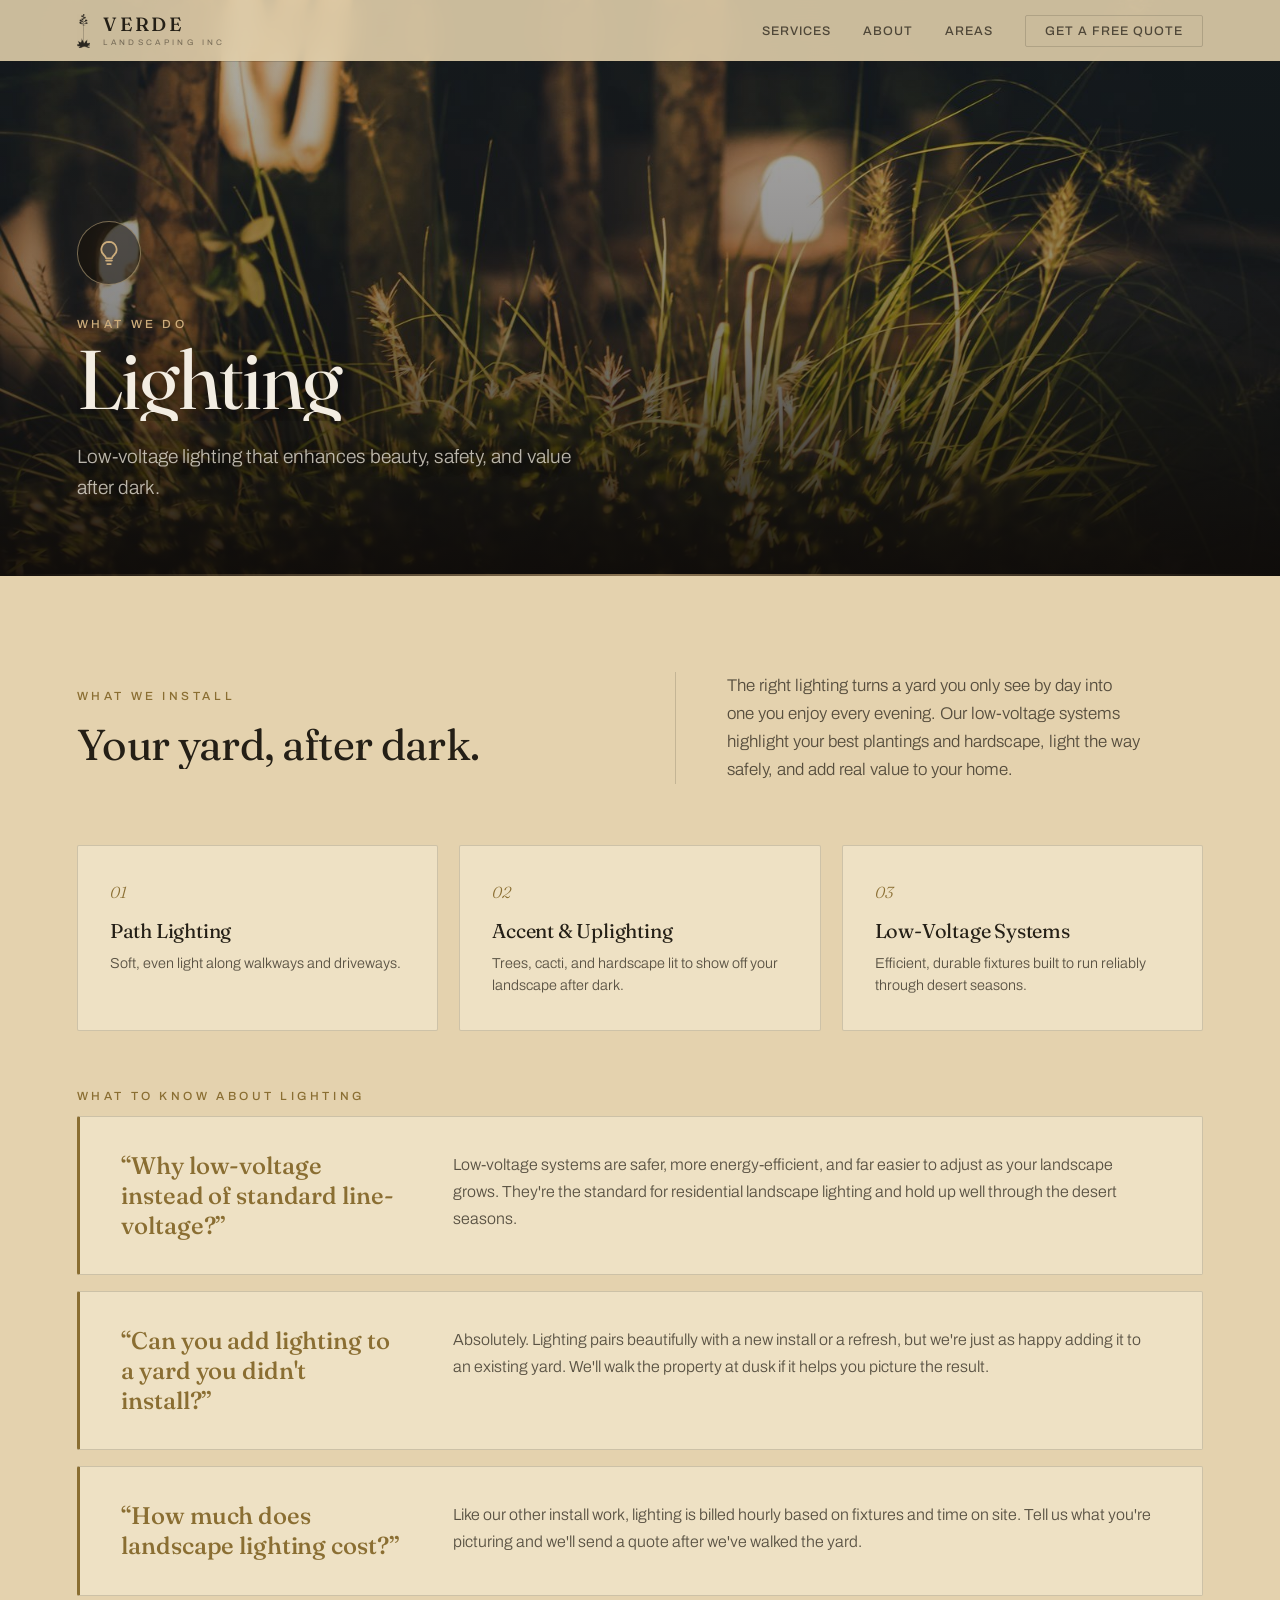
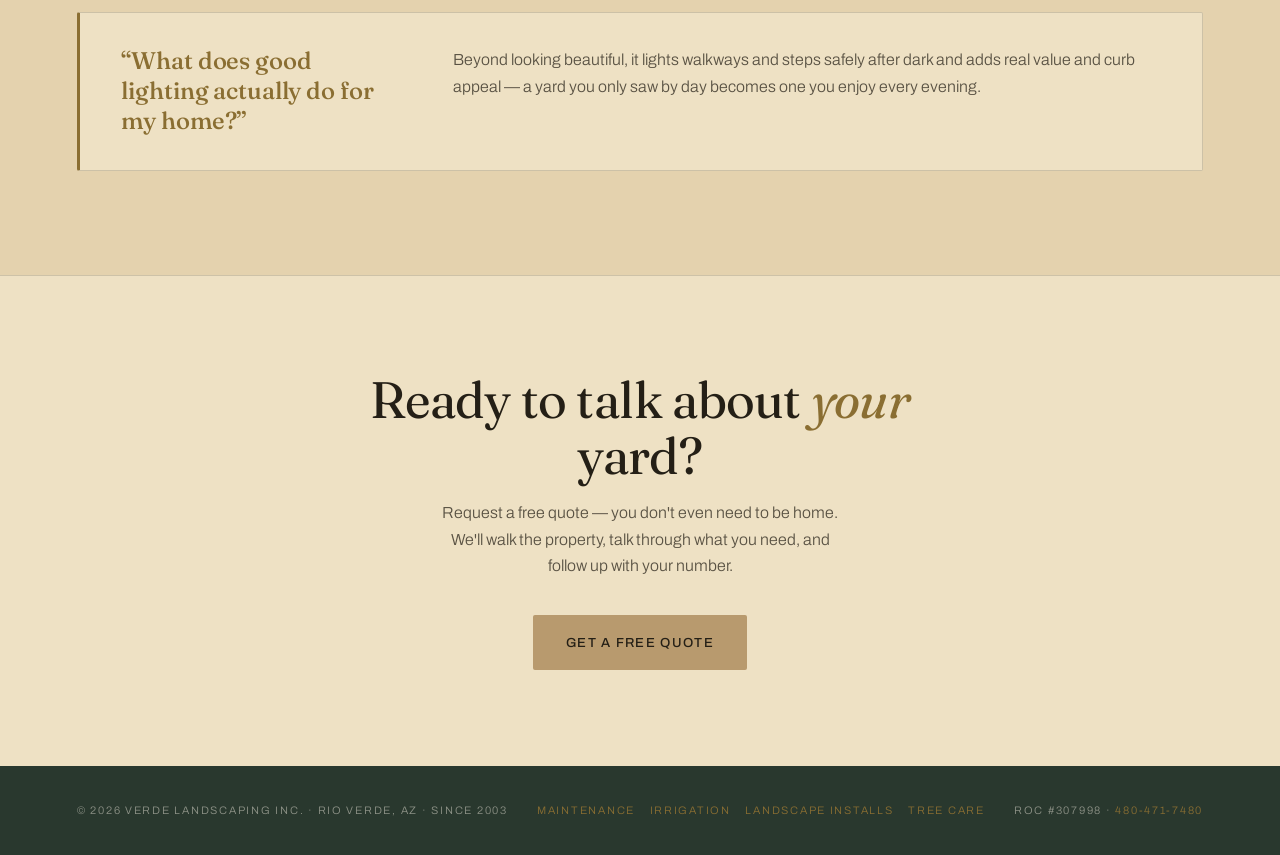
<file: lighting.html>
<!DOCTYPE html>
<html lang="en">
<head>
<meta charset="UTF-8">
<meta name="viewport" content="width=device-width, initial-scale=1.0">
<title>Lighting — Verde Landscaping Inc.</title>
<meta name="description" content="Low-voltage lighting that enhances beauty, safety, and value after dark. Verde Landscaping Inc. — Rio Verde, Tonto Verde &amp; Verde River, AZ.">
<link rel="icon" href="/favicon.ico" sizes="any">
<link rel="icon" type="image/png" sizes="32x32" href="assets/favicon-32.png">
<link rel="icon" type="image/png" sizes="16x16" href="assets/favicon-16.png">
<link rel="icon" type="image/png" sizes="192x192" href="assets/favicon-192.png">
<link rel="apple-touch-icon" sizes="180x180" href="assets/apple-touch-icon.png">
<meta property="og:image" content="https://verdelandscapinginc.com/assets/favicon-512.png">
<meta name="twitter:card" content="summary">
<meta name="twitter:image" content="https://verdelandscapinginc.com/assets/favicon-512.png">
<link rel="preconnect" href="https://fonts.googleapis.com">
<link rel="preconnect" href="https://fonts.gstatic.com" crossorigin>
<link href="https://fonts.googleapis.com/css2?family=Fraunces:ital,opsz,wght@0,9..144,300;0,9..144,400;0,9..144,500;1,9..144,300;1,9..144,400&family=Archivo:wght@300;400;500;600&display=swap" rel="stylesheet">
<style>
:root{
  --bg:#E4D2AE;          /* tan page backdrop */
  --bg2:#EEE1C4;         /* raised surface — body card, CTA band */
  --night:#29382E;       /* deep verde band — footer */
  --cream:#241F16;       /* primary INK text (name kept for cascade) */
  --cream-70:rgba(36,31,22,.74);--cream-50:rgba(36,31,22,.52);--cream-line:rgba(36,31,22,.16);
  --green:#B89A6E;--green-deep:#9A7E54;--green-lt:#8A6E32;--sage:#8A6E32;--taupe:#7A6A50;
  --on-dark:#F3EDE2;--on-dark-70:rgba(243,237,226,.74);--on-dark-50:rgba(243,237,226,.52);
  --serif:'Fraunces',Georgia,serif;--sans:'Archivo',-apple-system,'Segoe UI',sans-serif;
  --ease:cubic-bezier(.22,.61,.36,1);--pad:6vw;
}
*{margin:0;padding:0;box-sizing:border-box}
html{scroll-behavior:smooth}
body{font-family:var(--sans);font-weight:300;background:var(--bg);color:var(--cream);line-height:1.65;-webkit-font-smoothing:antialiased;overflow-x:hidden}
img{display:block;max-width:100%}
a{color:inherit;text-decoration:none}
::selection{background:var(--green);color:var(--on-dark)}
.label{font-size:.74rem;letter-spacing:.3em;text-transform:uppercase;font-weight:500;color:var(--green-lt)}
.phero .label{color:var(--dawn,#CDAD7C)}
.btn{display:inline-block;font-size:.82rem;font-weight:500;letter-spacing:.1em;text-transform:uppercase;padding:1rem 2rem;border-radius:2px;border:1px solid transparent;cursor:pointer;transition:all .3s var(--ease);color:var(--on-dark)}
.btn-solid{background:var(--green);color:var(--cream)}
.btn-solid:hover{background:var(--green-deep);transform:translateY(-2px)}
.btn-ghost{border-color:var(--cream-line);color:var(--cream)}
.btn-ghost:hover{border-color:var(--cream);background:rgba(36,31,22,.06)}

/* NAV */
.nav{position:fixed;inset:0 0 auto 0;z-index:100;background:rgba(228,210,174,.88);-webkit-backdrop-filter:blur(14px);backdrop-filter:blur(14px);box-shadow:0 1px 0 var(--cream-line)}
.nav-inner{display:flex;align-items:center;justify-content:space-between;padding:.85rem var(--pad)}
.lockup{display:flex;align-items:center;gap:.85rem}
.logo-mark{height:34px;width:auto}
.logo-text{font-family:var(--serif);font-weight:500;font-size:1.2rem;letter-spacing:.14em;color:var(--cream);line-height:1}
.logo-text small{display:block;font-family:var(--sans);font-weight:400;font-size:.5rem;letter-spacing:.42em;text-transform:uppercase;color:var(--cream-50);margin-top:.3rem}
.nav-links{display:flex;align-items:center;gap:2rem;list-style:none}
.nav-links a{font-size:.78rem;font-weight:500;letter-spacing:.08em;text-transform:uppercase;color:var(--cream-70);transition:color .3s}
.nav-links a:hover{color:var(--cream)}
.nav-cta{border:1px solid var(--cream-line);padding:.5rem 1.2rem;border-radius:2px}
.nav-cta:hover{background:var(--green);border-color:var(--green);color:var(--on-dark)}
.nav-toggle{display:none;background:none;border:0;cursor:pointer;width:34px;height:24px;position:relative;z-index:103}
.nav-toggle span{position:absolute;left:0;width:100%;height:1.5px;background:var(--cream);transition:.3s}
.nav-toggle span:nth-child(1){top:4px}.nav-toggle span:nth-child(2){top:11px}.nav-toggle span:nth-child(3){top:18px}
.nav-toggle[aria-expanded="true"] span:nth-child(1){top:11px;transform:rotate(45deg)}
.nav-toggle[aria-expanded="true"] span:nth-child(2){opacity:0}
.nav-toggle[aria-expanded="true"] span:nth-child(3){top:11px;transform:rotate(-45deg)}
@media (max-width:720px){
  .nav-inner{position:relative;z-index:102}
  .lockup{position:relative;z-index:101}
  .nav-toggle{display:block}
  .nav-links{
    position:fixed;inset:0 0 auto 0;padding:5.5rem var(--pad) 2.6rem;
    flex-direction:column;align-items:flex-start;gap:1.6rem;
    background:#F7F0DE;box-shadow:0 26px 50px -20px rgba(36,31,22,.4);
    border-bottom:1px solid var(--cream-line);
    transform:translateY(-105%);transition:transform .45s var(--ease);
  }
  .nav-links.open{transform:none}
}

/* HERO */
.phero{position:relative;min-height:64vh;display:flex;align-items:flex-end;overflow:hidden;background:var(--night);padding:0 var(--pad) 4.5rem}
.phero-bg{position:absolute;inset:0;background:url('assets/photos/lighting.jpg') center/cover no-repeat;filter:saturate(.9) brightness(.78)}
.phero::after{content:"";position:absolute;inset:0;background:linear-gradient(180deg,rgba(15,11,8,.1) 0%,rgba(15,11,8,.32) 52%,rgba(15,11,8,.9) 100%)}
.phero::before{content:"";position:absolute;left:0;right:0;bottom:0;height:2px;z-index:3;background:linear-gradient(to right,transparent,rgba(205,173,124,.65),transparent)}
.phero-inner{position:relative;z-index:2;max-width:740px;padding-top:120px}
.phero .icon{width:64px;height:64px;border-radius:50%;display:flex;align-items:center;justify-content:center;background:rgba(20,15,9,.55);border:1px solid rgba(214,189,144,.5);margin-bottom:1.6rem}
.phero .icon svg{width:28px;height:28px;stroke:var(--dawn,#CDAD7C);stroke-width:1.5;fill:none;stroke-linecap:round;stroke-linejoin:round}
.phero h1{font-family:var(--serif);font-weight:400;line-height:1.02;letter-spacing:-.02em;font-size:clamp(2.8rem,7vw,5.2rem);color:var(--on-dark);text-shadow:0 2px 24px rgba(13,9,7,.6)}
.phero p{margin-top:1.2rem;font-size:clamp(1.05rem,1.5vw,1.3rem);color:var(--on-dark-70);max-width:52ch;text-shadow:0 1px 12px rgba(13,9,7,.7)}

/* BODY */
.pbody{padding:6rem var(--pad) 6.5rem}
.pbody-head{display:grid;grid-template-columns:1.15fr auto 1fr;gap:3.2rem;align-items:center;margin-bottom:3.8rem}
.pbody-head .label{display:block;margin-bottom:.9rem}
.pbody-head h2{font-family:var(--serif);font-weight:400;font-size:clamp(1.9rem,3.4vw,2.7rem);line-height:1.12;letter-spacing:-.015em;color:var(--cream)}
.pbody-head .head-divider{width:1px;align-self:stretch;background:var(--cream-line)}
.pbody-head .lead{margin-top:0;font-size:1.06rem;line-height:1.65;color:var(--cream-70);max-width:46ch}
@media (max-width:860px){.pbody-head{grid-template-columns:1fr;gap:1.4rem}.pbody-head .head-divider{display:none}}
.sub-label{display:block;margin:0 0 1.1rem}
.svc-grid{list-style:none;display:grid;grid-template-columns:repeat(auto-fit,minmax(260px,1fr));gap:1.3rem;margin-bottom:3rem}
.svc-grid li{background:var(--bg2);border:1px solid var(--cream-line);border-radius:2px;padding:2.1rem 2rem;transition:border-color .3s,transform .3s var(--ease)}
.svc-grid li:hover{border-color:var(--green-lt);transform:translateY(-3px)}
.svc-idx{display:block;font-family:var(--serif);font-style:italic;font-size:1rem;color:var(--green-lt);margin-bottom:.85rem}
.svc-grid h3{font-family:var(--serif);font-weight:400;font-size:1.25rem;letter-spacing:-.01em;color:var(--cream);margin-bottom:.5rem;line-height:1.22}
.svc-grid p{font-size:.9rem;color:var(--cream-70);line-height:1.55}
.advice{display:flex;flex-direction:column;gap:1rem}
.advice-item{display:flex;gap:3.2rem;align-items:flex-start;flex-wrap:wrap;background:var(--bg2);border:1px solid var(--cream-line);border-left:3px solid var(--green-lt);border-radius:2px;padding:2.1rem 2.6rem;transition:border-color .3s}
.advice-item:hover{border-left-color:var(--green-deep)}
.advice-label{flex:0 0 280px;font-family:var(--serif);font-weight:500;font-size:1.5rem;line-height:1.25;letter-spacing:-.005em;color:var(--green-lt)}
.advice-label::before{content:"\201C"}
.advice-label::after{content:"\201D"}
.advice-item p{flex:1 1 480px;color:var(--cream-70);font-size:1rem;line-height:1.7;margin:0}
@media (max-width:980px){.advice-item{flex-direction:column;gap:.7rem}.advice-label{flex-basis:auto}.advice-item p{flex-basis:auto}}

/* CTA */
.pcta{background:var(--bg2);border-top:1px solid var(--cream-line);padding:6rem var(--pad);text-align:center}
.pcta h2{font-family:var(--serif);font-weight:400;font-size:clamp(2rem,4.5vw,3.2rem);line-height:1.1;letter-spacing:-.015em;color:var(--cream);max-width:18ch;margin:0 auto 1rem}
.pcta h2 em{font-style:italic;color:var(--green-lt)}
.pcta p{color:var(--cream-70);max-width:48ch;margin:0 auto 2.2rem}

/* FOOTER */
.pfoot{background:var(--night);color:rgba(243,237,226,.5);padding:2.2rem var(--pad);display:flex;justify-content:space-between;gap:1.5rem;flex-wrap:wrap;font-size:.68rem;letter-spacing:.16em;text-transform:uppercase}
.pfoot a{color:var(--green-lt)}
.pfoot-links{display:flex;gap:.9rem;flex-wrap:wrap}


/* ============ SCROLL REVEAL — Editorial Line-Reveal ============ */
.rv-line{overflow:hidden;display:block}
.rv-line>span{display:block;transform:translateY(105%);transition:transform .9s var(--ease)}
.rv-scene.in .rv-line>span{transform:translateY(0)}
.rv-pline{display:block}
.rv-pline>span{display:inline-block;opacity:0;transform:translateY(14px);transition:opacity .8s var(--ease),transform .8s var(--ease)}
.rv-scene.in .rv-pline>span{opacity:1;transform:translateY(0)}
.rv-fade-in{opacity:0;transform:translateY(10px);transition:opacity .7s var(--ease),transform .7s var(--ease)}
.rv-scene.in .rv-fade-in{opacity:1;transform:translateY(0)}
.rv-fade-in.d1{transition-delay:.12s}
.rv-fade-in.d2{transition-delay:.24s}
.pbody-head .head-divider{transform:scaleY(0);transform-origin:top;transition:transform .9s var(--ease) .3s}
.pbody-head.rv-scene.in .head-divider{transform:scaleY(1)}
.rv-item{--d:0s;opacity:0;translate:0 24px;transition:opacity 1s var(--ease) var(--d),translate 1s var(--ease) var(--d)}
.rv-item.in{opacity:1;translate:0 0}
.label.rv-item{translate:0 8px;transition:opacity .6s var(--ease) var(--d),translate .6s var(--ease) var(--d)}
.svc-grid li.rv-item,.tier-grid li.rv-item{transition:border-color .3s,transform .3s var(--ease),opacity 1.1s var(--ease) var(--d),translate 1.1s var(--ease) var(--d)}
.svc-grid li.rv-item .svc-idx,.tier-grid li.rv-item .svc-idx{opacity:0;transform:translateX(-8px);transition:opacity .5s var(--ease) calc(var(--d) + .15s),transform .5s var(--ease) calc(var(--d) + .15s)}
.svc-grid li.rv-item.in .svc-idx,.tier-grid li.rv-item.in .svc-idx{opacity:1;transform:translateX(0)}
.svc-grid li.rv-item h3,.tier-grid li.rv-item h3{opacity:0;transform:translateY(8px);transition:opacity .6s var(--ease) calc(var(--d) + .2s),transform .6s var(--ease) calc(var(--d) + .2s)}
.svc-grid li.rv-item.in h3,.tier-grid li.rv-item.in h3{opacity:1;transform:translateY(0)}
.tier-grid li.rv-item .tier-badge{opacity:0;transition:opacity .5s var(--ease) calc(var(--d) + .3s)}
.tier-grid li.rv-item.in .tier-badge{opacity:1}
.advice-item.rv-item{transition:border-color .3s,opacity 1.1s var(--ease) var(--d),translate 1.1s var(--ease) var(--d)}
.advice-item.rv-item .advice-label{opacity:0;transform:scale(.93);transform-origin:left center;transition:opacity .7s var(--ease) calc(var(--d) + .15s),transform .7s var(--ease) calc(var(--d) + .15s)}
.advice-item.rv-item.in .advice-label{opacity:1;transform:scale(1)}
.advice-item.rv-item p{opacity:0;transform:translateY(10px);transition:opacity .7s var(--ease) calc(var(--d) + .25s),transform .7s var(--ease) calc(var(--d) + .25s)}
.advice-item.rv-item.in p{opacity:1;transform:translateY(0)}
.visit-list li.rv-item{translate:0 14px}
@media (prefers-reduced-motion:reduce){
  .rv-line>span,.rv-pline>span,.rv-fade-in,.rv-item,.pbody-head .head-divider{transition:none!important;transform:none!important;translate:none!important;opacity:1!important}
}
</style>
</head>
<body>

<nav class="nav">
  <div class="nav-inner">
    <a href="index.html" class="lockup">
      <img class="logo-mark" src="assets/verde-mark-dark.png" alt="Verde Landscaping mark">
      <span class="logo-text">VERDE<small>Landscaping Inc</small></span>
    </a>
    <button class="nav-toggle" id="navToggle" aria-label="Open menu" aria-expanded="false"><span></span><span></span><span></span></button>
    <ul class="nav-links" id="navLinks">
      <li><a href="index.html#services">Services</a></li>
      <li><a href="index.html#about">About</a></li>
      <li><a href="index.html#areas">Areas</a></li>
      <li class="keep"><a href="index.html#contact" class="nav-cta">Get a Free Quote</a></li>
    </ul>
  </div>
</nav>

<header class="phero">
  <div class="phero-bg"></div>
  <div class="phero-inner rv-scene">
    <span class="icon rv-fade-in"><svg viewBox="0 0 24 24"><path d="M9.5 18.5h5"/><path d="M10.5 21.5h3"/><path d="M12 2.5a6.5 6.5 0 0 0-4 11.6c.8.65 1.3 1.5 1.4 2.4h5.2c.1-.9.6-1.75 1.4-2.4A6.5 6.5 0 0 0 12 2.5z"/></svg></span>
    <span class="label rv-fade-in">What We Do</span>
    <h1 data-split-head>Lighting</h1>
    <p data-split-lead>Low-voltage lighting that enhances beauty, safety, and value after dark.</p>
  </div>
</header>

<section class="pbody">
  <div class="pbody-head rv-scene">
    <div>
      <span class="label rv-fade-in">What We Install</span>
      <h2 data-split-head>Your yard, after dark.</h2>
    </div>
    <div class="head-divider"></div>
    <p class="lead" data-split-lead>The right lighting turns a yard you only see by day into one you enjoy every evening. Our low-voltage systems highlight your best plantings and hardscape, light the way safely, and add real value to your home.</p>
  </div>
  <ul class="svc-grid">
    <li class="rv-item"><span class="svc-idx">01</span><h3>Path Lighting</h3><p>Soft, even light along walkways and driveways.</p></li>
    <li class="rv-item"><span class="svc-idx">02</span><h3>Accent &amp; Uplighting</h3><p>Trees, cacti, and hardscape lit to show off your landscape after dark.</p></li>
    <li class="rv-item"><span class="svc-idx">03</span><h3>Low-Voltage Systems</h3><p>Efficient, durable fixtures built to run reliably through desert seasons.</p></li>
  </ul>

  <span class="label sub-label rv-item">What to Know About Lighting</span>
  <div class="advice">
    <div class="advice-item rv-item">
      <span class="advice-label">Why low-voltage instead of standard line-voltage?</span>
      <p>Low-voltage systems are safer, more energy-efficient, and far easier to adjust as your landscape grows. They're the standard for residential landscape lighting and hold up well through the desert seasons.</p>
    </div>
    <div class="advice-item rv-item">
      <span class="advice-label">Can you add lighting to a yard you didn't install?</span>
      <p>Absolutely. Lighting pairs beautifully with a new install or a refresh, but we're just as happy adding it to an existing yard. We'll walk the property at dusk if it helps you picture the result.</p>
    </div>
    <div class="advice-item rv-item">
      <span class="advice-label">How much does landscape lighting cost?</span>
      <p>Like our other install work, lighting is billed hourly based on fixtures and time on site. Tell us what you're picturing and we'll send a quote after we've walked the yard.</p>
    </div>
    <div class="advice-item rv-item">
      <span class="advice-label">What does good lighting actually do for my home?</span>
      <p>Beyond looking beautiful, it lights walkways and steps safely after dark and adds real value and curb appeal — a yard you only saw by day becomes one you enjoy every evening.</p>
    </div>
  </div>
</section>

<section class="pcta rv-scene">
  <h2 class="rv-fade-in">Ready to talk about <em>your</em> yard?</h2>
  <p data-split-lead>Request a free quote — you don't even need to be home. We'll walk the property, talk through what you need, and follow up with your number.</p>
  <a href="index.html#contact" class="btn btn-solid rv-fade-in d2">Get a Free Quote</a>
</section>

<footer class="pfoot">
  <span>&copy; 2026 Verde Landscaping Inc. · Rio Verde, AZ · Since 2003</span>
  <span class="pfoot-links"><a href="maintenance.html">Maintenance</a> <a href="irrigation.html">Irrigation</a> <a href="installs.html">Landscape Installs</a> <a href="tree-care.html">Tree Care</a></span>
  <span>ROC #307998 · <a href="tel:4804717480">480-471-7480</a></span>
</footer>


<script>
(function(){
  var reduce = window.matchMedia('(prefers-reduced-motion: reduce)').matches;

  var navToggle = document.getElementById('navToggle');
  var navLinks = document.getElementById('navLinks');
  navToggle.addEventListener('click', function(){
    var open = navLinks.classList.toggle('open');
    navToggle.setAttribute('aria-expanded', open);
  });
  navLinks.querySelectorAll('a').forEach(function(a){
    a.addEventListener('click', function(){
      navLinks.classList.remove('open');
      navToggle.setAttribute('aria-expanded', 'false');
    });
  });

  function splitLines(el, cls){
    var words = el.textContent.trim().split(/\s+/);
    el.innerHTML = words.map(function(w){ return '<span class="rv-w">'+w+' </span>'; }).join('');
    var spans = el.querySelectorAll('.rv-w');
    var lines = []; var lastTop = null;
    spans.forEach(function(s){
      var top = s.offsetTop;
      if(top !== lastTop){ lines.push([]); lastTop = top; }
      lines[lines.length - 1].push(s.textContent);
    });
    el.innerHTML = lines.map(function(words, i){
      return '<span class="'+cls+'"><span style="transition-delay:'+(i*0.09).toFixed(2)+'s">'+words.join('')+'</span></span>';
    }).join('');
  }

  if(reduce){
    document.querySelectorAll('.rv-scene,.rv-item').forEach(function(el){ el.classList.add('in'); });
    return;
  }

  document.querySelectorAll('[data-split-head]').forEach(function(el){ splitLines(el, 'rv-line'); });
  document.querySelectorAll('[data-split-lead]').forEach(function(el){ splitLines(el, 'rv-pline'); });

  var io = new IntersectionObserver(function(entries){
    entries.forEach(function(e){ if(e.isIntersecting) e.target.classList.add('in'); });
  }, {threshold:0.12, rootMargin:'0px 0px -8% 0px'});

  document.querySelectorAll('.rv-scene').forEach(function(el){ io.observe(el); });

  document.querySelectorAll('.rv-item').forEach(function(el){
    var idx = Array.prototype.indexOf.call(el.parentElement.children, el);
    el.style.setProperty('--d', Math.min(idx*0.08, 0.4)+'s');
    io.observe(el);
  });
})();
</script>
</body>
</html>
</file>
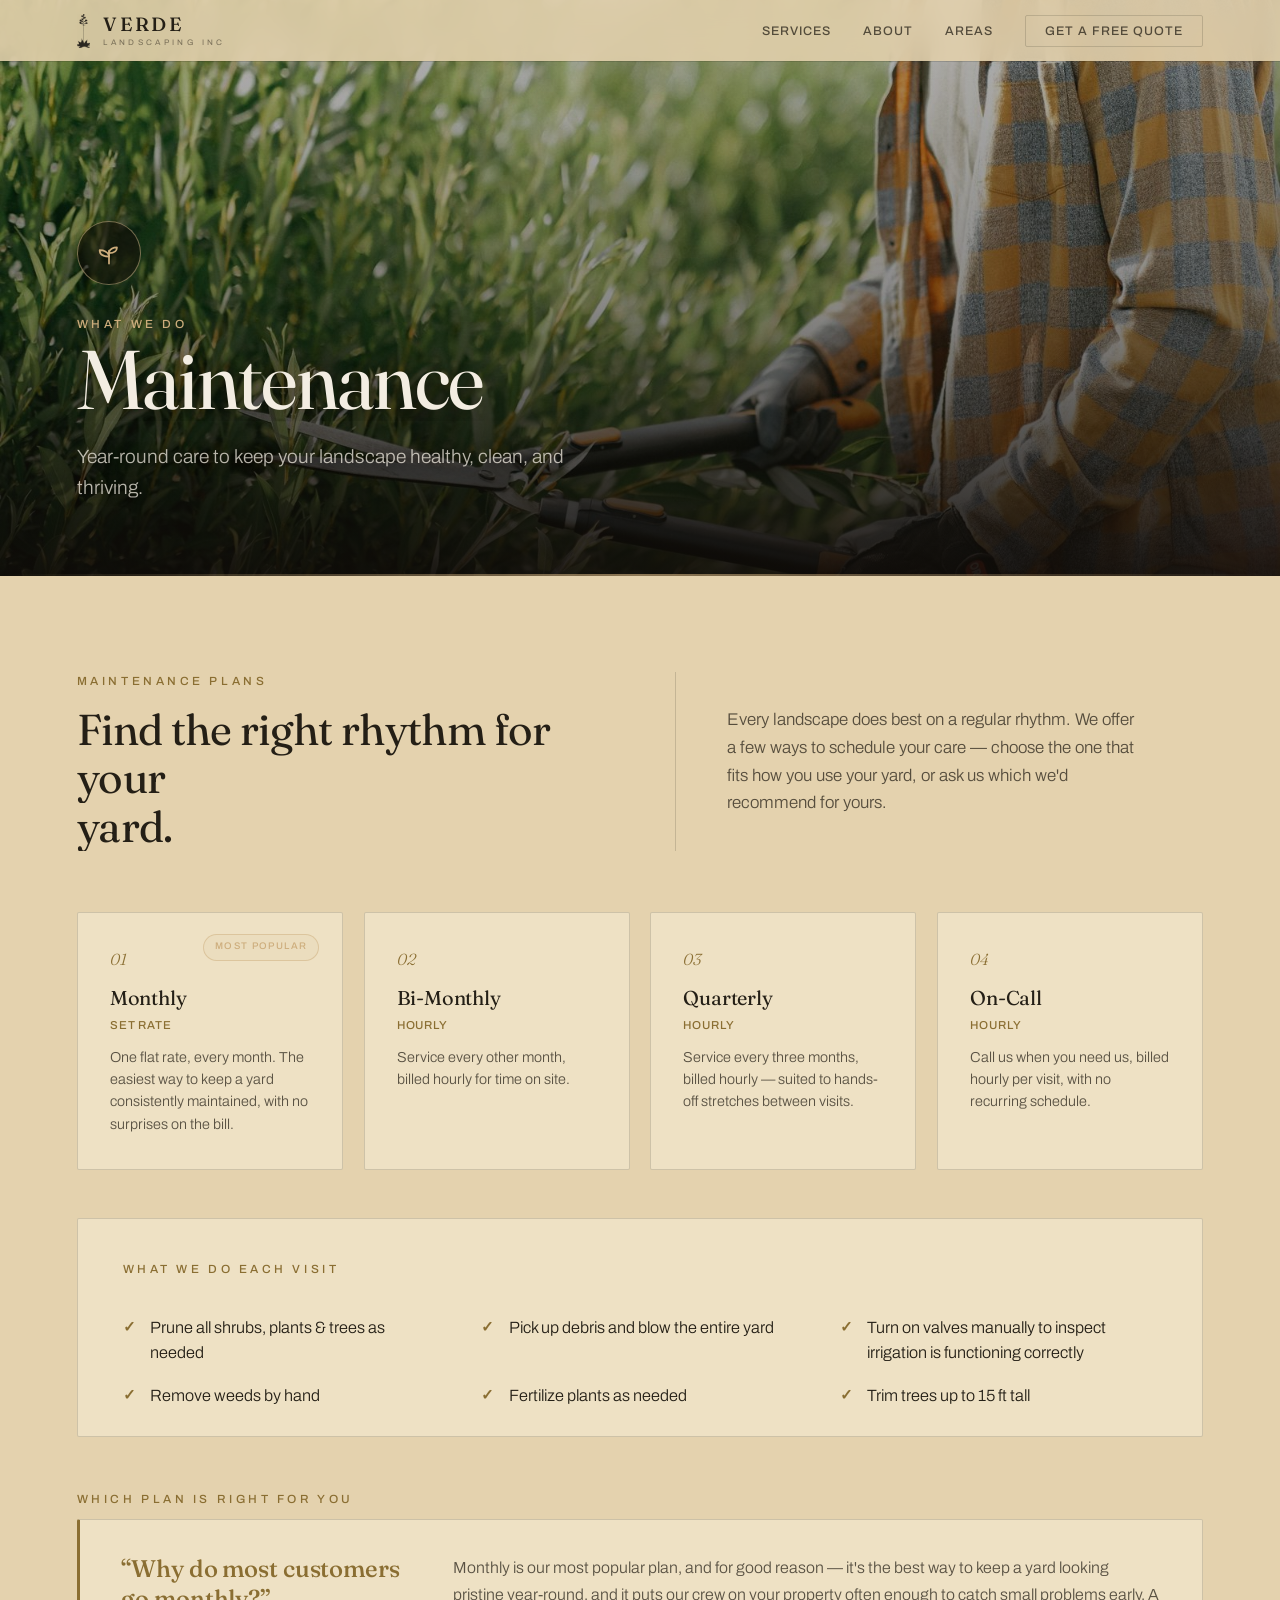
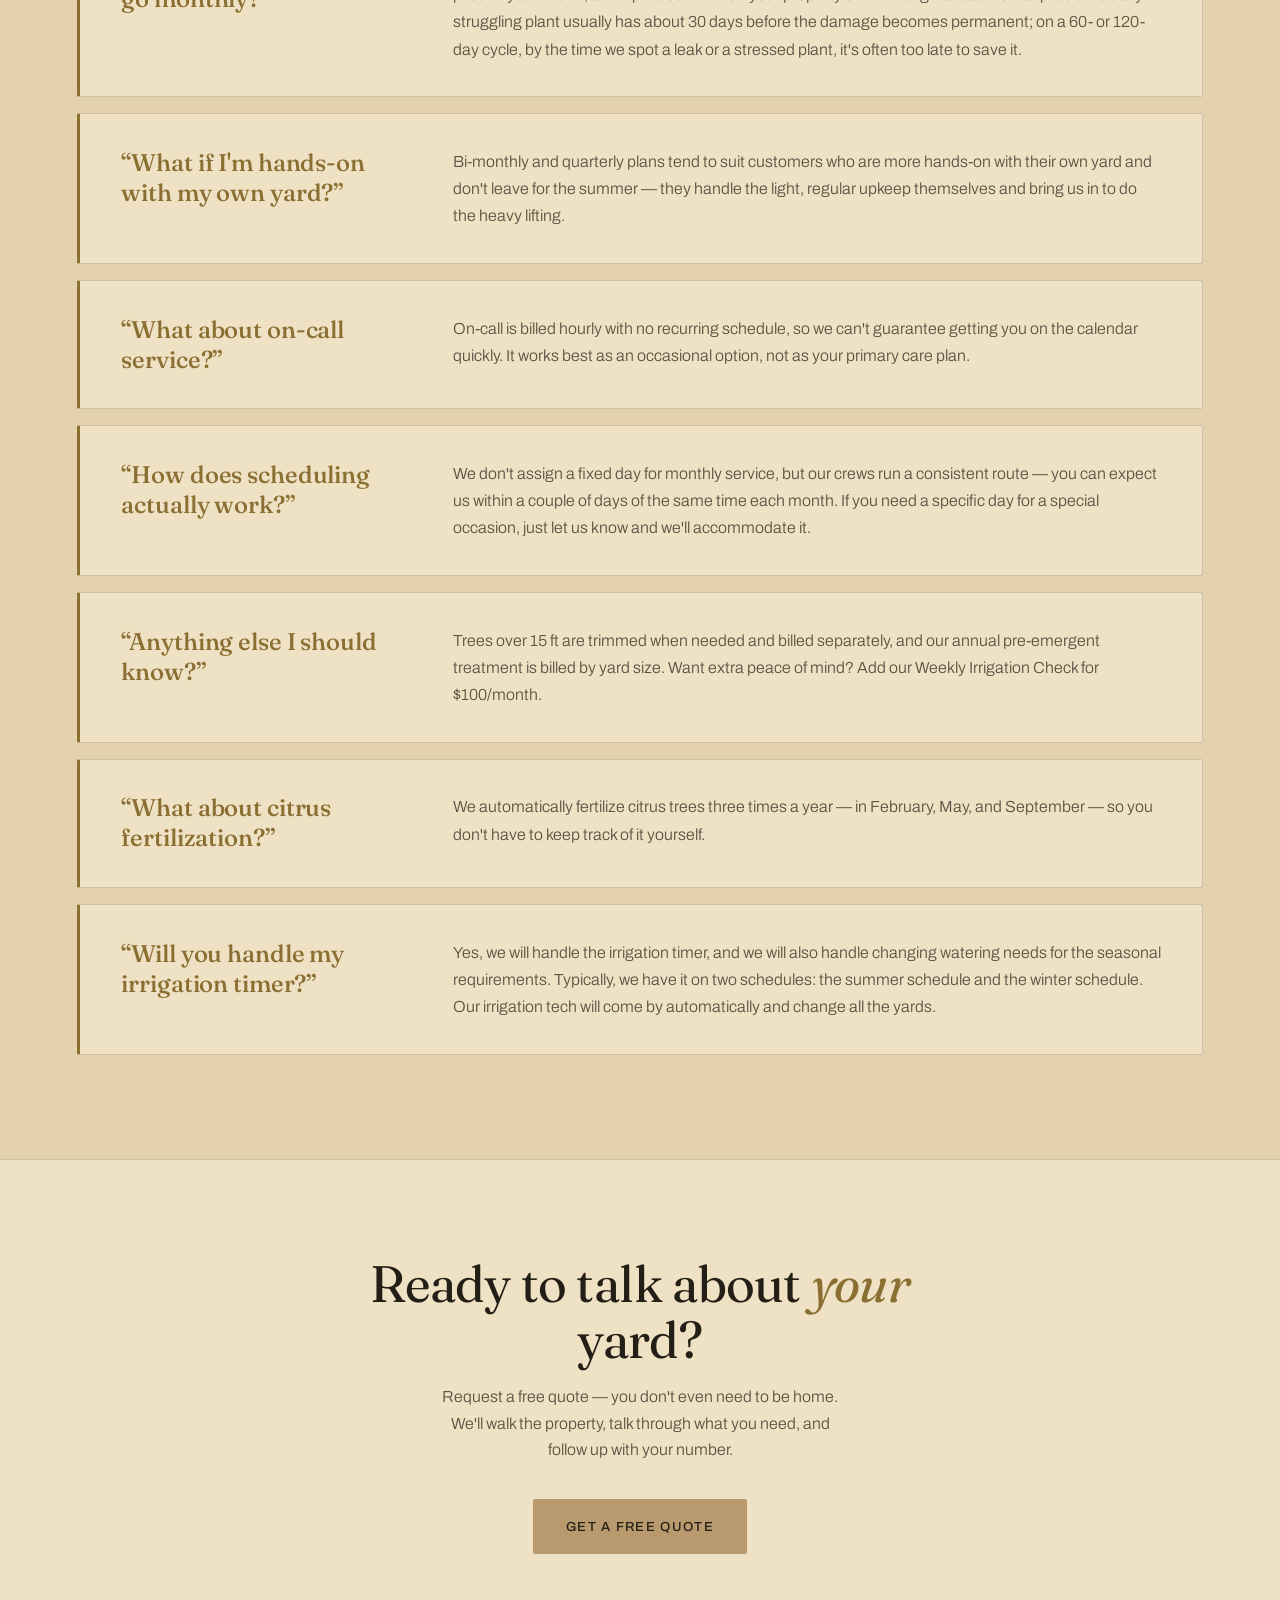
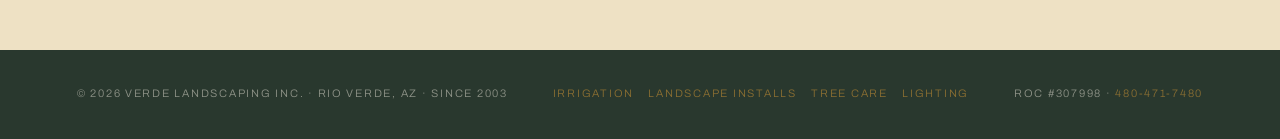
<file: maintenance.html>
<!DOCTYPE html>
<html lang="en">
<head>
<meta charset="UTF-8">
<meta name="viewport" content="width=device-width, initial-scale=1.0">
<title>Maintenance — Verde Landscaping Inc.</title>
<meta name="description" content="Year-round care to keep your landscape healthy, clean, and thriving. Verde Landscaping Inc. — Rio Verde, Tonto Verde &amp; Verde River, AZ.">
<link rel="icon" href="/favicon.ico" sizes="any">
<link rel="icon" type="image/png" sizes="32x32" href="assets/favicon-32.png">
<link rel="icon" type="image/png" sizes="16x16" href="assets/favicon-16.png">
<link rel="icon" type="image/png" sizes="192x192" href="assets/favicon-192.png">
<link rel="apple-touch-icon" sizes="180x180" href="assets/apple-touch-icon.png">
<meta property="og:image" content="https://verdelandscapinginc.com/assets/favicon-512.png">
<meta name="twitter:card" content="summary">
<meta name="twitter:image" content="https://verdelandscapinginc.com/assets/favicon-512.png">
<link rel="preconnect" href="https://fonts.googleapis.com">
<link rel="preconnect" href="https://fonts.gstatic.com" crossorigin>
<link href="https://fonts.googleapis.com/css2?family=Fraunces:ital,opsz,wght@0,9..144,300;0,9..144,400;0,9..144,500;1,9..144,300;1,9..144,400&family=Archivo:wght@300;400;500;600&display=swap" rel="stylesheet">
<style>
:root{
  --bg:#E4D2AE;          /* tan page backdrop */
  --bg2:#EEE1C4;         /* raised surface — body card, CTA band */
  --night:#29382E;       /* deep verde band — footer */
  --cream:#241F16;       /* primary INK text (name kept for cascade) */
  --cream-70:rgba(36,31,22,.74);--cream-50:rgba(36,31,22,.52);--cream-line:rgba(36,31,22,.16);
  --green:#B89A6E;--green-deep:#9A7E54;--green-lt:#8A6E32;--sage:#8A6E32;--taupe:#7A6A50;
  --on-dark:#F3EDE2;--on-dark-70:rgba(243,237,226,.74);--on-dark-50:rgba(243,237,226,.52);
  --serif:'Fraunces',Georgia,serif;--sans:'Archivo',-apple-system,'Segoe UI',sans-serif;
  --ease:cubic-bezier(.22,.61,.36,1);--pad:6vw;
}
*{margin:0;padding:0;box-sizing:border-box}
html{scroll-behavior:smooth}
body{font-family:var(--sans);font-weight:300;background:var(--bg);color:var(--cream);line-height:1.65;-webkit-font-smoothing:antialiased;overflow-x:hidden}
img{display:block;max-width:100%}
a{color:inherit;text-decoration:none}
::selection{background:var(--green);color:var(--on-dark)}
.label{font-size:.74rem;letter-spacing:.3em;text-transform:uppercase;font-weight:500;color:var(--green-lt)}
.phero .label{color:var(--dawn,#CDAD7C)}
.btn{display:inline-block;font-size:.82rem;font-weight:500;letter-spacing:.1em;text-transform:uppercase;padding:1rem 2rem;border-radius:2px;border:1px solid transparent;cursor:pointer;transition:all .3s var(--ease);color:var(--on-dark)}
.btn-solid{background:var(--green);color:var(--cream)}
.btn-solid:hover{background:var(--green-deep);transform:translateY(-2px)}
.btn-ghost{border-color:var(--cream-line);color:var(--cream)}
.btn-ghost:hover{border-color:var(--cream);background:rgba(36,31,22,.06)}

/* NAV */
.nav{position:fixed;inset:0 0 auto 0;z-index:100;background:rgba(228,210,174,.88);-webkit-backdrop-filter:blur(14px);backdrop-filter:blur(14px);box-shadow:0 1px 0 var(--cream-line)}
.nav-inner{display:flex;align-items:center;justify-content:space-between;padding:.85rem var(--pad)}
.lockup{display:flex;align-items:center;gap:.85rem}
.logo-mark{height:34px;width:auto}
.logo-text{font-family:var(--serif);font-weight:500;font-size:1.2rem;letter-spacing:.14em;color:var(--cream);line-height:1}
.logo-text small{display:block;font-family:var(--sans);font-weight:400;font-size:.5rem;letter-spacing:.42em;text-transform:uppercase;color:var(--cream-50);margin-top:.3rem}
.nav-links{display:flex;align-items:center;gap:2rem;list-style:none}
.nav-links a{font-size:.78rem;font-weight:500;letter-spacing:.08em;text-transform:uppercase;color:var(--cream-70);transition:color .3s}
.nav-links a:hover{color:var(--cream)}
.nav-cta{border:1px solid var(--cream-line);padding:.5rem 1.2rem;border-radius:2px}
.nav-cta:hover{background:var(--green);border-color:var(--green);color:var(--on-dark)}
.nav-toggle{display:none;background:none;border:0;cursor:pointer;width:34px;height:24px;position:relative;z-index:103}
.nav-toggle span{position:absolute;left:0;width:100%;height:1.5px;background:var(--cream);transition:.3s}
.nav-toggle span:nth-child(1){top:4px}.nav-toggle span:nth-child(2){top:11px}.nav-toggle span:nth-child(3){top:18px}
.nav-toggle[aria-expanded="true"] span:nth-child(1){top:11px;transform:rotate(45deg)}
.nav-toggle[aria-expanded="true"] span:nth-child(2){opacity:0}
.nav-toggle[aria-expanded="true"] span:nth-child(3){top:11px;transform:rotate(-45deg)}
@media (max-width:720px){
  .nav-inner{position:relative;z-index:102}
  .lockup{position:relative;z-index:101}
  .nav-toggle{display:block}
  .nav-links{
    position:fixed;inset:0 0 auto 0;padding:5.5rem var(--pad) 2.6rem;
    flex-direction:column;align-items:flex-start;gap:1.6rem;
    background:#F7F0DE;box-shadow:0 26px 50px -20px rgba(36,31,22,.4);
    border-bottom:1px solid var(--cream-line);
    transform:translateY(-105%);transition:transform .45s var(--ease);
  }
  .nav-links.open{transform:none}
}

/* HERO */
.phero{position:relative;min-height:64vh;display:flex;align-items:flex-end;overflow:hidden;background:var(--night);padding:0 var(--pad) 4.5rem}
.phero-bg{position:absolute;inset:0;background:url('assets/photos/maint.jpg') center/cover no-repeat;filter:saturate(.9) brightness(.78)}
.phero::after{content:"";position:absolute;inset:0;background:linear-gradient(180deg,rgba(15,11,8,.1) 0%,rgba(15,11,8,.32) 52%,rgba(15,11,8,.9) 100%)}
.phero::before{content:"";position:absolute;left:0;right:0;bottom:0;height:2px;z-index:3;background:linear-gradient(to right,transparent,rgba(205,173,124,.65),transparent)}
.phero-inner{position:relative;z-index:2;max-width:740px;padding-top:120px}
.phero .icon{width:64px;height:64px;border-radius:50%;display:flex;align-items:center;justify-content:center;background:rgba(20,15,9,.55);border:1px solid rgba(214,189,144,.5);margin-bottom:1.6rem}
.phero .icon svg{width:28px;height:28px;stroke:var(--dawn,#CDAD7C);stroke-width:1.5;fill:none;stroke-linecap:round;stroke-linejoin:round}
.phero h1{font-family:var(--serif);font-weight:400;line-height:1.02;letter-spacing:-.02em;font-size:clamp(2.8rem,7vw,5.2rem);color:var(--on-dark);text-shadow:0 2px 24px rgba(13,9,7,.6)}
.phero p{margin-top:1.2rem;font-size:clamp(1.05rem,1.5vw,1.3rem);color:var(--on-dark-70);max-width:52ch;text-shadow:0 1px 12px rgba(13,9,7,.7)}

/* BODY */
.pbody{padding:6rem var(--pad) 6.5rem}
.pbody-head{display:grid;grid-template-columns:1.15fr auto 1fr;gap:3.2rem;align-items:center;margin-bottom:3.8rem}
.pbody-head .label{display:block;margin-bottom:.9rem}
.pbody-head h2{font-family:var(--serif);font-weight:400;font-size:clamp(1.9rem,3.4vw,2.7rem);line-height:1.12;letter-spacing:-.015em;color:var(--cream)}
.pbody-head .head-divider{width:1px;align-self:stretch;background:var(--cream-line)}
.pbody-head .lead{margin-top:0;font-size:1.06rem;line-height:1.65;color:var(--cream-70);max-width:46ch}
@media (max-width:860px){.pbody-head{grid-template-columns:1fr;gap:1.4rem}.pbody-head .head-divider{display:none}}
.svc-grid{list-style:none;display:grid;grid-template-columns:repeat(auto-fit,minmax(260px,1fr));gap:1.3rem;margin-bottom:3rem}
.svc-grid li{position:relative;background:var(--bg2);border:1px solid var(--cream-line);border-radius:2px;padding:2.1rem 2rem;transition:border-color .3s,transform .3s var(--ease)}
.svc-grid li:hover{border-color:var(--green-lt);transform:translateY(-3px)}
.svc-idx{display:block;font-family:var(--serif);font-style:italic;font-size:1rem;color:var(--green-lt);margin-bottom:.85rem}
.svc-grid h3{font-family:var(--serif);font-weight:400;font-size:1.25rem;letter-spacing:-.01em;color:var(--cream);margin-bottom:.5rem;line-height:1.22}
.svc-grid p{font-size:.9rem;color:var(--cream-70);line-height:1.55}
.tier-grid{grid-template-columns:repeat(4,1fr)}
.tier-badge{position:absolute;top:1.3rem;right:1.4rem;font-size:.6rem;letter-spacing:.14em;text-transform:uppercase;color:var(--dawn,#CDAD7C);font-weight:500;border:1px solid rgba(205,173,124,.5);border-radius:20px;padding:.3rem .7rem;background:rgba(205,173,124,.08)}
.tier-grid .billing{display:block;font-size:.72rem;letter-spacing:.08em;text-transform:uppercase;color:var(--green-lt);font-weight:500;margin:-.15rem 0 .65rem}
.sub-label{display:block;margin:0 0 1.1rem}
.visit-card{background:var(--bg2);border:1px solid var(--cream-line);border-radius:2px;padding:2.6rem 2.8rem;margin-bottom:2.8rem}
.visit-card .label{display:block;margin-bottom:1.4rem}
.visit-list{list-style:none;display:grid;grid-template-columns:repeat(auto-fit,minmax(300px,1fr));gap:1.2rem 2.6rem;margin:0}
.visit-list li{position:relative;padding-left:1.7rem;font-size:1.02rem;color:var(--cream);line-height:1.5}
.visit-list li::before{content:"✓";position:absolute;left:0;top:0;font-size:.95rem;font-weight:700;color:var(--green-lt)}
.reco{background:var(--night);border-radius:2px;padding:2.1rem 2.3rem;display:flex;gap:1.6rem;align-items:flex-start;flex-wrap:wrap}
.reco-label{flex:0 0 auto;font-size:.68rem;letter-spacing:.22em;text-transform:uppercase;color:var(--dawn,#CDAD7C);font-weight:500;padding-top:.2rem}
.reco p{color:var(--on-dark-70);font-size:.95rem;max-width:60ch;line-height:1.65;margin:0}
.advice{display:flex;flex-direction:column;gap:1rem}
.advice-item{display:flex;gap:3.2rem;align-items:flex-start;flex-wrap:wrap;background:var(--bg2);border:1px solid var(--cream-line);border-left:3px solid var(--green-lt);border-radius:2px;padding:2.1rem 2.6rem;transition:border-color .3s}
.advice-item:hover{border-left-color:var(--green-deep)}
.advice-label{flex:0 0 280px;font-family:var(--serif);font-weight:500;font-size:1.5rem;line-height:1.25;letter-spacing:-.005em;color:var(--green-lt)}
.advice-label::before{content:"\201C"}
.advice-label::after{content:"\201D"}
.advice-item p{flex:1 1 480px;color:var(--cream-70);font-size:1rem;line-height:1.7;margin:0}
@media (max-width:980px){.advice-item{flex-direction:column;gap:.7rem}.advice-label{flex-basis:auto}.advice-item p{flex-basis:auto}}

/* CTA */
.pcta{background:var(--bg2);border-top:1px solid var(--cream-line);padding:6rem var(--pad);text-align:center}
.pcta h2{font-family:var(--serif);font-weight:400;font-size:clamp(2rem,4.5vw,3.2rem);line-height:1.1;letter-spacing:-.015em;color:var(--cream);max-width:18ch;margin:0 auto 1rem}
.pcta h2 em{font-style:italic;color:var(--green-lt)}
.pcta p{color:var(--cream-70);max-width:48ch;margin:0 auto 2.2rem}

/* FOOTER */
.pfoot{background:var(--night);color:rgba(243,237,226,.5);padding:2.2rem var(--pad);display:flex;justify-content:space-between;gap:1.5rem;flex-wrap:wrap;font-size:.68rem;letter-spacing:.16em;text-transform:uppercase}
.pfoot a{color:var(--green-lt)}
.pfoot-links{display:flex;gap:.9rem;flex-wrap:wrap}

@media (max-width:860px){.reco{flex-direction:column;gap:.7rem}}
@media (max-width:1080px){.tier-grid{grid-template-columns:repeat(2,1fr)}}
@media (max-width:640px){.tier-grid{grid-template-columns:1fr}}

/* ============ SCROLL REVEAL — Editorial Line-Reveal ============ */
.rv-line{overflow:hidden;display:block}
.rv-line>span{display:block;transform:translateY(105%);transition:transform .9s var(--ease)}
.rv-scene.in .rv-line>span{transform:translateY(0)}
.rv-pline{display:block}
.rv-pline>span{display:inline-block;opacity:0;transform:translateY(14px);transition:opacity .8s var(--ease),transform .8s var(--ease)}
.rv-scene.in .rv-pline>span{opacity:1;transform:translateY(0)}
.rv-fade-in{opacity:0;transform:translateY(10px);transition:opacity .7s var(--ease),transform .7s var(--ease)}
.rv-scene.in .rv-fade-in{opacity:1;transform:translateY(0)}
.rv-fade-in.d1{transition-delay:.12s}
.rv-fade-in.d2{transition-delay:.24s}
.pbody-head .head-divider{transform:scaleY(0);transform-origin:top;transition:transform .9s var(--ease) .3s}
.pbody-head.rv-scene.in .head-divider{transform:scaleY(1)}
.rv-item{--d:0s;opacity:0;translate:0 24px;transition:opacity 1s var(--ease) var(--d),translate 1s var(--ease) var(--d)}
.rv-item.in{opacity:1;translate:0 0}
.label.rv-item{translate:0 8px;transition:opacity .6s var(--ease) var(--d),translate .6s var(--ease) var(--d)}
.svc-grid li.rv-item,.tier-grid li.rv-item{transition:border-color .3s,transform .3s var(--ease),opacity 1.1s var(--ease) var(--d),translate 1.1s var(--ease) var(--d)}
.svc-grid li.rv-item .svc-idx,.tier-grid li.rv-item .svc-idx{opacity:0;transform:translateX(-8px);transition:opacity .5s var(--ease) calc(var(--d) + .15s),transform .5s var(--ease) calc(var(--d) + .15s)}
.svc-grid li.rv-item.in .svc-idx,.tier-grid li.rv-item.in .svc-idx{opacity:1;transform:translateX(0)}
.svc-grid li.rv-item h3,.tier-grid li.rv-item h3{opacity:0;transform:translateY(8px);transition:opacity .6s var(--ease) calc(var(--d) + .2s),transform .6s var(--ease) calc(var(--d) + .2s)}
.svc-grid li.rv-item.in h3,.tier-grid li.rv-item.in h3{opacity:1;transform:translateY(0)}
.tier-grid li.rv-item .tier-badge{opacity:0;transition:opacity .5s var(--ease) calc(var(--d) + .3s)}
.tier-grid li.rv-item.in .tier-badge{opacity:1}
.advice-item.rv-item{transition:border-color .3s,opacity 1.1s var(--ease) var(--d),translate 1.1s var(--ease) var(--d)}
.advice-item.rv-item .advice-label{opacity:0;transform:scale(.93);transform-origin:left center;transition:opacity .7s var(--ease) calc(var(--d) + .15s),transform .7s var(--ease) calc(var(--d) + .15s)}
.advice-item.rv-item.in .advice-label{opacity:1;transform:scale(1)}
.advice-item.rv-item p{opacity:0;transform:translateY(10px);transition:opacity .7s var(--ease) calc(var(--d) + .25s),transform .7s var(--ease) calc(var(--d) + .25s)}
.advice-item.rv-item.in p{opacity:1;transform:translateY(0)}
.visit-list li.rv-item{translate:0 14px}
@media (prefers-reduced-motion:reduce){
  .rv-line>span,.rv-pline>span,.rv-fade-in,.rv-item,.pbody-head .head-divider{transition:none!important;transform:none!important;translate:none!important;opacity:1!important}
}
</style>
</head>
<body>

<nav class="nav">
  <div class="nav-inner">
    <a href="index.html" class="lockup">
      <img class="logo-mark" src="assets/verde-mark-dark.png" alt="Verde Landscaping mark">
      <span class="logo-text">VERDE<small>Landscaping Inc</small></span>
    </a>
    <button class="nav-toggle" id="navToggle" aria-label="Open menu" aria-expanded="false"><span></span><span></span><span></span></button>
    <ul class="nav-links" id="navLinks">
      <li><a href="index.html#services">Services</a></li>
      <li><a href="index.html#about">About</a></li>
      <li><a href="index.html#areas">Areas</a></li>
      <li class="keep"><a href="index.html#contact" class="nav-cta">Get a Free Quote</a></li>
    </ul>
  </div>
</nav>

<header class="phero">
  <div class="phero-bg"></div>
  <div class="phero-inner rv-scene">
    <span class="icon rv-fade-in"><svg viewBox="0 0 24 24"><path d="M12 21V10"/><path d="M12 14c-1.6-3.2-4.8-4.4-8-4.4 0 3.2 2.4 5.4 8 5.4z"/><path d="M12 11c1.3-2.7 4-3.8 6.8-3.8 0 2.7-1.9 4.8-6.8 4.8z"/></svg></span>
    <span class="label rv-fade-in">What We Do</span>
    <h1 data-split-head>Maintenance</h1>
    <p data-split-lead>Year-round care to keep your landscape healthy, clean, and thriving.</p>
  </div>
</header>

<section class="pbody">
  <div class="pbody-head rv-scene">
    <div>
      <span class="label rv-fade-in">Maintenance Plans</span>
      <h2 data-split-head>Find the right rhythm for your yard.</h2>
    </div>
    <div class="head-divider"></div>
    <p class="lead" data-split-lead>Every landscape does best on a regular rhythm. We offer a few ways to schedule your care — choose the one that fits how you use your yard, or ask us which we'd recommend for yours.</p>
  </div>
  <ul class="svc-grid tier-grid">
    <li class="rv-item"><span class="svc-idx">01</span><span class="tier-badge">Most Popular</span><h3>Monthly</h3><span class="billing">Set Rate</span><p>One flat rate, every month. The easiest way to keep a yard consistently maintained, with no surprises on the bill.</p></li>
    <li class="rv-item"><span class="svc-idx">02</span><h3>Bi-Monthly</h3><span class="billing">Hourly</span><p>Service every other month, billed hourly for time on site.</p></li>
    <li class="rv-item"><span class="svc-idx">03</span><h3>Quarterly</h3><span class="billing">Hourly</span><p>Service every three months, billed hourly — suited to hands-off stretches between visits.</p></li>
    <li class="rv-item"><span class="svc-idx">04</span><h3>On-Call</h3><span class="billing">Hourly</span><p>Call us when you need us, billed hourly per visit, with no recurring schedule.</p></li>
  </ul>

  <div class="visit-card rv-scene">
    <span class="label rv-fade-in">What We Do Each Visit</span>
    <ul class="visit-list">
      <li class="rv-item">Prune all shrubs, plants &amp; trees as needed</li>
      <li class="rv-item">Pick up debris and blow the entire yard</li>
      <li class="rv-item">Turn on valves manually to inspect irrigation is functioning correctly</li>
      <li class="rv-item">Remove weeds by hand</li>
      <li class="rv-item">Fertilize plants as needed</li>
      <li class="rv-item">Trim trees up to 15 ft tall</li>
    </ul>
  </div>

  <span class="label sub-label rv-item">Which Plan Is Right for You</span>
  <div class="advice">
    <div class="advice-item rv-item">
      <span class="advice-label">Why do most customers go monthly?</span>
      <p>Monthly is our most popular plan, and for good reason — it's the best way to keep a yard looking pristine year-round, and it puts our crew on your property often enough to catch small problems early. A struggling plant usually has about 30 days before the damage becomes permanent; on a 60- or 120-day cycle, by the time we spot a leak or a stressed plant, it's often too late to save it.</p>
    </div>
    <div class="advice-item rv-item">
      <span class="advice-label">What if I'm hands-on with my own yard?</span>
      <p>Bi-monthly and quarterly plans tend to suit customers who are more hands-on with their own yard and don't leave for the summer — they handle the light, regular upkeep themselves and bring us in to do the heavy lifting.</p>
    </div>
    <div class="advice-item rv-item">
      <span class="advice-label">What about on-call service?</span>
      <p>On-call is billed hourly with no recurring schedule, so we can't guarantee getting you on the calendar quickly. It works best as an occasional option, not as your primary care plan.</p>
    </div>
    <div class="advice-item rv-item">
      <span class="advice-label">How does scheduling actually work?</span>
      <p>We don't assign a fixed day for monthly service, but our crews run a consistent route — you can expect us within a couple of days of the same time each month. If you need a specific day for a special occasion, just let us know and we'll accommodate it.</p>
    </div>
    <div class="advice-item rv-item">
      <span class="advice-label">Anything else I should know?</span>
      <p>Trees over 15 ft are trimmed when needed and billed separately, and our annual pre-emergent treatment is billed by yard size. Want extra peace of mind? Add our Weekly Irrigation Check for $100/month.</p>
    </div>
    <div class="advice-item rv-item">
      <span class="advice-label">What about citrus fertilization?</span>
      <p>We automatically fertilize citrus trees three times a year — in February, May, and September — so you don't have to keep track of it yourself.</p>
    </div>
    <div class="advice-item rv-item">
      <span class="advice-label">Will you handle my irrigation timer?</span>
      <p>Yes, we will handle the irrigation timer, and we will also handle changing watering needs for the seasonal requirements. Typically, we have it on two schedules: the summer schedule and the winter schedule. Our irrigation tech will come by automatically and change all the yards.</p>
    </div>
  </div>
</section>

<section class="pcta rv-scene">
  <h2 class="rv-fade-in">Ready to talk about <em>your</em> yard?</h2>
  <p data-split-lead>Request a free quote — you don't even need to be home. We'll walk the property, talk through what you need, and follow up with your number.</p>
  <a href="index.html#contact" class="btn btn-solid rv-fade-in d2">Get a Free Quote</a>
</section>

<footer class="pfoot">
  <span>&copy; 2026 Verde Landscaping Inc. · Rio Verde, AZ · Since 2003</span>
  <span class="pfoot-links"><a href="irrigation.html">Irrigation</a> <a href="installs.html">Landscape Installs</a> <a href="tree-care.html">Tree Care</a> <a href="lighting.html">Lighting</a></span>
  <span>ROC #307998 · <a href="tel:4804717480">480-471-7480</a></span>
</footer>


<script>
(function(){
  var reduce = window.matchMedia('(prefers-reduced-motion: reduce)').matches;

  var navToggle = document.getElementById('navToggle');
  var navLinks = document.getElementById('navLinks');
  navToggle.addEventListener('click', function(){
    var open = navLinks.classList.toggle('open');
    navToggle.setAttribute('aria-expanded', open);
  });
  navLinks.querySelectorAll('a').forEach(function(a){
    a.addEventListener('click', function(){
      navLinks.classList.remove('open');
      navToggle.setAttribute('aria-expanded', 'false');
    });
  });

  function splitLines(el, cls){
    var words = el.textContent.trim().split(/\s+/);
    el.innerHTML = words.map(function(w){ return '<span class="rv-w">'+w+' </span>'; }).join('');
    var spans = el.querySelectorAll('.rv-w');
    var lines = []; var lastTop = null;
    spans.forEach(function(s){
      var top = s.offsetTop;
      if(top !== lastTop){ lines.push([]); lastTop = top; }
      lines[lines.length - 1].push(s.textContent);
    });
    el.innerHTML = lines.map(function(words, i){
      return '<span class="'+cls+'"><span style="transition-delay:'+(i*0.09).toFixed(2)+'s">'+words.join('')+'</span></span>';
    }).join('');
  }

  if(reduce){
    document.querySelectorAll('.rv-scene,.rv-item').forEach(function(el){ el.classList.add('in'); });
    return;
  }

  document.querySelectorAll('[data-split-head]').forEach(function(el){ splitLines(el, 'rv-line'); });
  document.querySelectorAll('[data-split-lead]').forEach(function(el){ splitLines(el, 'rv-pline'); });

  var io = new IntersectionObserver(function(entries){
    entries.forEach(function(e){ if(e.isIntersecting) e.target.classList.add('in'); });
  }, {threshold:0.12, rootMargin:'0px 0px -8% 0px'});

  document.querySelectorAll('.rv-scene').forEach(function(el){ io.observe(el); });

  document.querySelectorAll('.rv-item').forEach(function(el){
    var idx = Array.prototype.indexOf.call(el.parentElement.children, el);
    el.style.setProperty('--d', Math.min(idx*0.08, 0.4)+'s');
    io.observe(el);
  });
})();
</script>
</body>
</html>
</file>
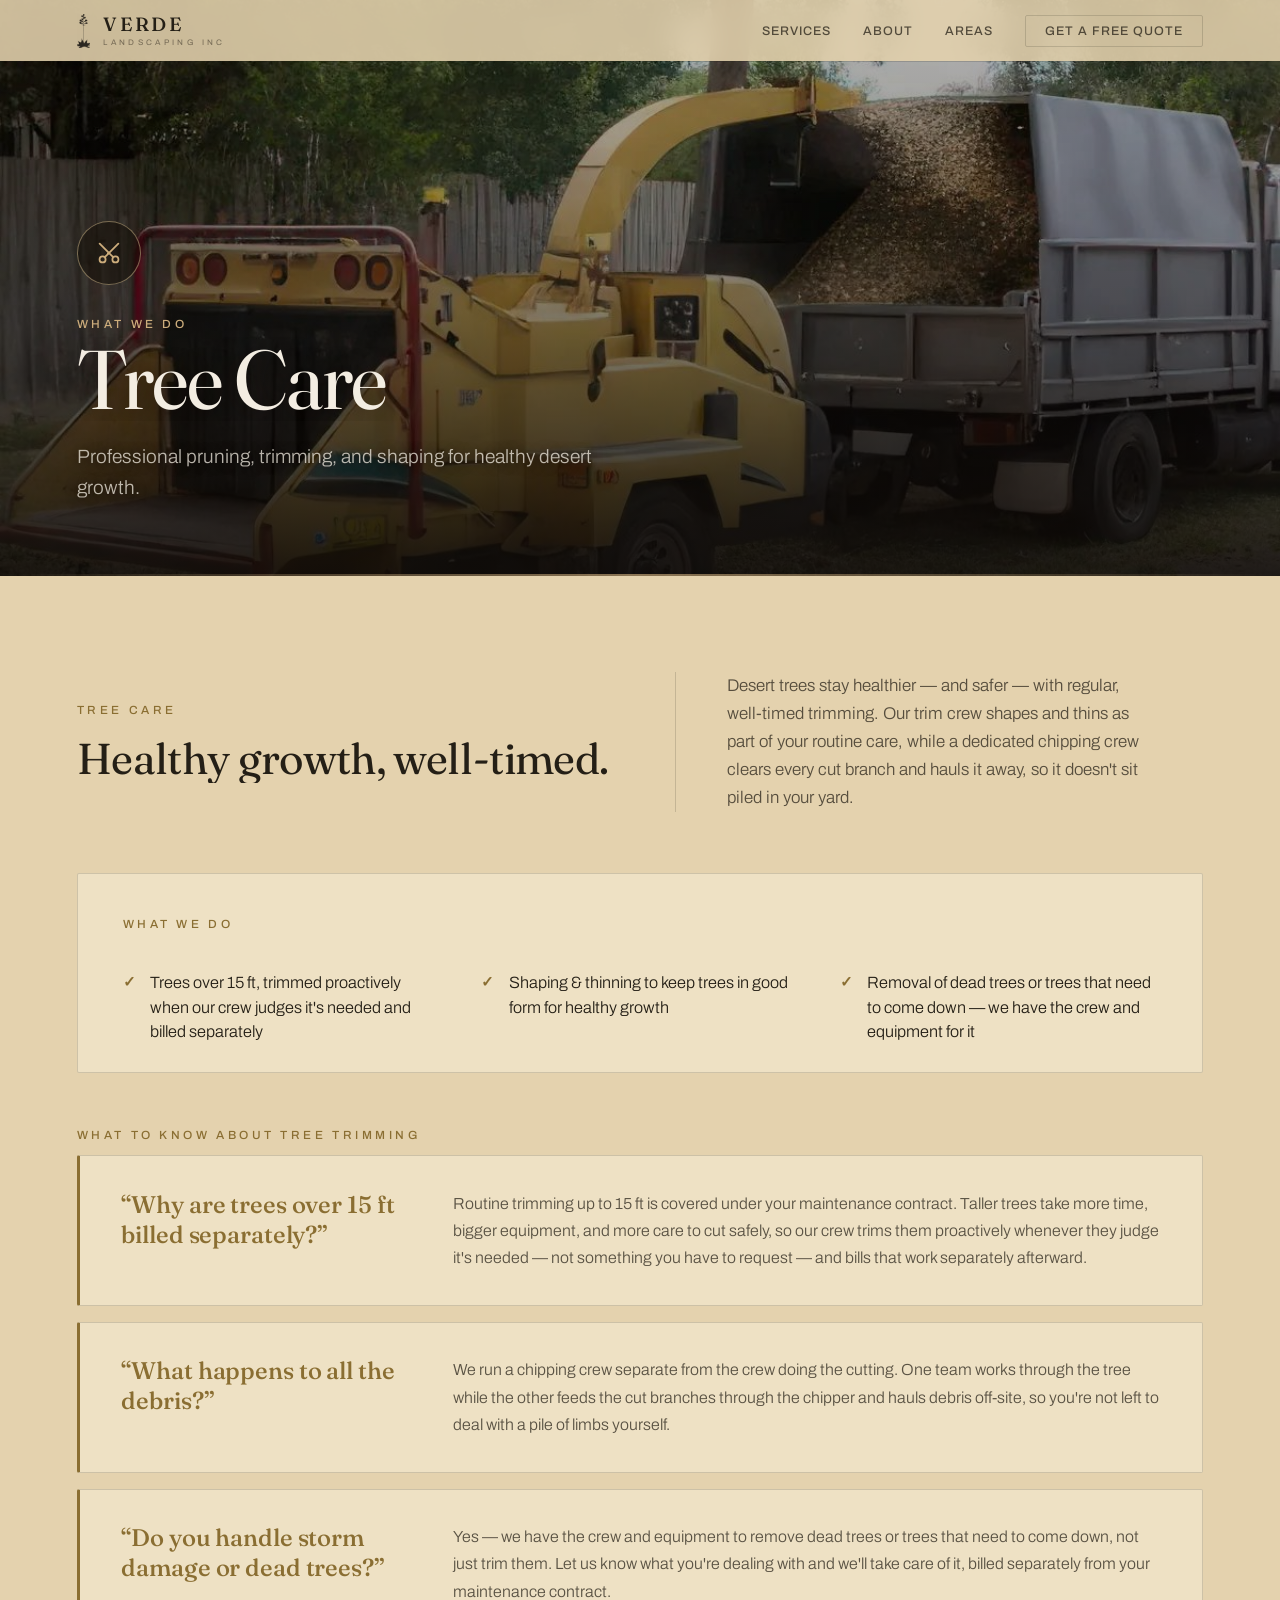
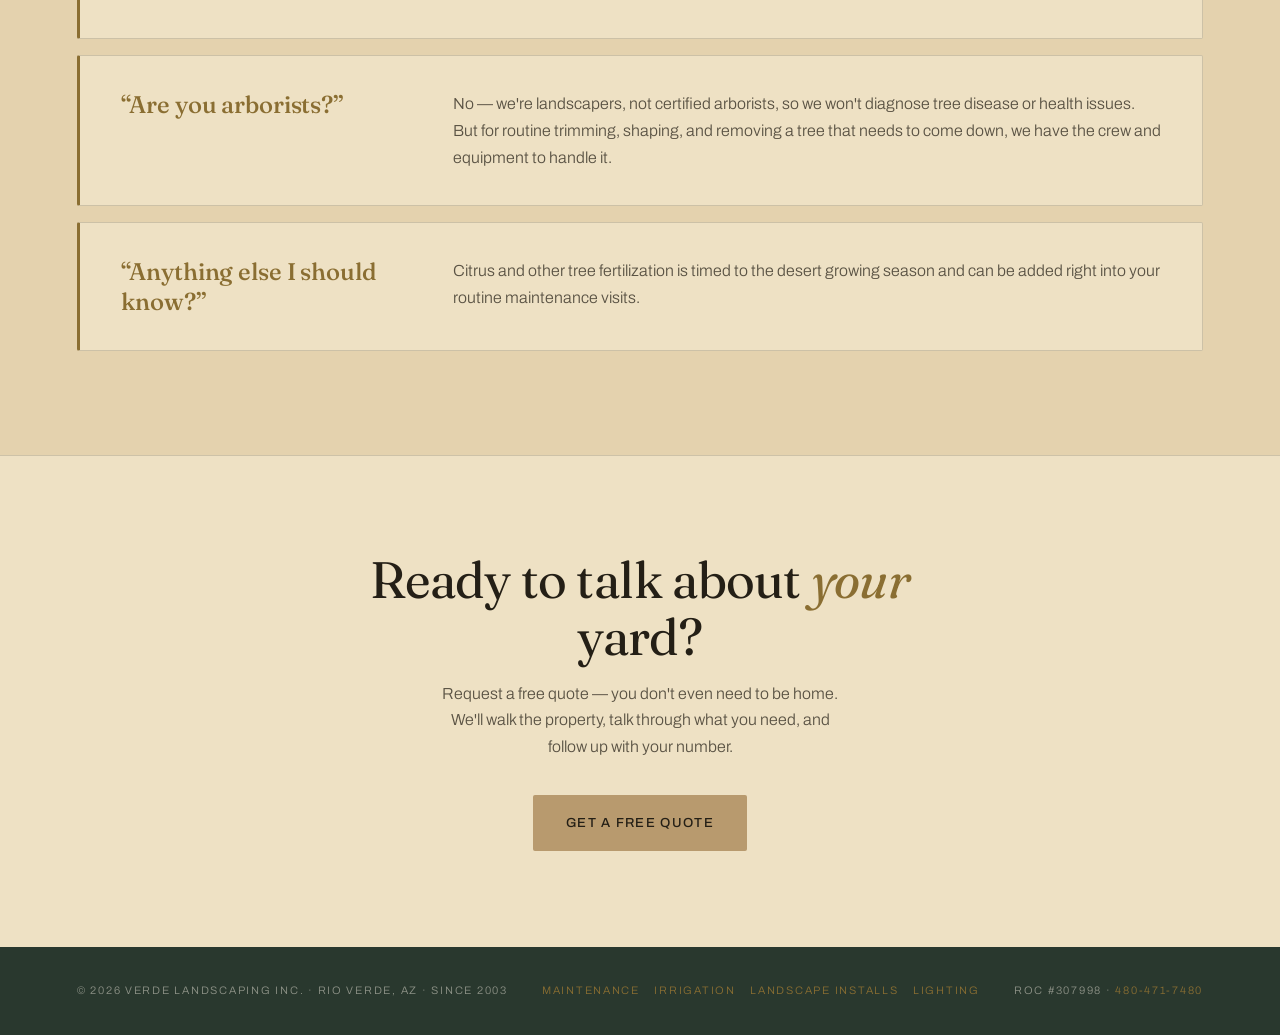
<file: tree-care.html>
<!DOCTYPE html>
<html lang="en">
<head>
<meta charset="UTF-8">
<meta name="viewport" content="width=device-width, initial-scale=1.0">
<title>Tree Care — Verde Landscaping Inc.</title>
<meta name="description" content="Professional pruning, trimming, and shaping for healthy desert growth. Verde Landscaping Inc. — Rio Verde, Tonto Verde &amp; Verde River, AZ.">
<link rel="icon" href="/favicon.ico" sizes="any">
<link rel="icon" type="image/png" sizes="32x32" href="assets/favicon-32.png">
<link rel="icon" type="image/png" sizes="16x16" href="assets/favicon-16.png">
<link rel="icon" type="image/png" sizes="192x192" href="assets/favicon-192.png">
<link rel="apple-touch-icon" sizes="180x180" href="assets/apple-touch-icon.png">
<meta property="og:image" content="https://verdelandscapinginc.com/assets/favicon-512.png">
<meta name="twitter:card" content="summary">
<meta name="twitter:image" content="https://verdelandscapinginc.com/assets/favicon-512.png">
<link rel="preconnect" href="https://fonts.googleapis.com">
<link rel="preconnect" href="https://fonts.gstatic.com" crossorigin>
<link href="https://fonts.googleapis.com/css2?family=Fraunces:ital,opsz,wght@0,9..144,300;0,9..144,400;0,9..144,500;1,9..144,300;1,9..144,400&family=Archivo:wght@300;400;500;600&display=swap" rel="stylesheet">
<style>
:root{
  --bg:#E4D2AE;          /* tan page backdrop */
  --bg2:#EEE1C4;         /* raised surface — body card, CTA band */
  --night:#29382E;       /* deep verde band — footer */
  --cream:#241F16;       /* primary INK text (name kept for cascade) */
  --cream-70:rgba(36,31,22,.74);--cream-50:rgba(36,31,22,.52);--cream-line:rgba(36,31,22,.16);
  --green:#B89A6E;--green-deep:#9A7E54;--green-lt:#8A6E32;--sage:#8A6E32;--taupe:#7A6A50;
  --on-dark:#F3EDE2;--on-dark-70:rgba(243,237,226,.74);--on-dark-50:rgba(243,237,226,.52);
  --serif:'Fraunces',Georgia,serif;--sans:'Archivo',-apple-system,'Segoe UI',sans-serif;
  --ease:cubic-bezier(.22,.61,.36,1);--pad:6vw;
}
*{margin:0;padding:0;box-sizing:border-box}
html{scroll-behavior:smooth}
body{font-family:var(--sans);font-weight:300;background:var(--bg);color:var(--cream);line-height:1.65;-webkit-font-smoothing:antialiased;overflow-x:hidden}
img{display:block;max-width:100%}
a{color:inherit;text-decoration:none}
::selection{background:var(--green);color:var(--on-dark)}
.label{font-size:.74rem;letter-spacing:.3em;text-transform:uppercase;font-weight:500;color:var(--green-lt)}
.phero .label{color:var(--dawn,#CDAD7C)}
.btn{display:inline-block;font-size:.82rem;font-weight:500;letter-spacing:.1em;text-transform:uppercase;padding:1rem 2rem;border-radius:2px;border:1px solid transparent;cursor:pointer;transition:all .3s var(--ease);color:var(--on-dark)}
.btn-solid{background:var(--green);color:var(--cream)}
.btn-solid:hover{background:var(--green-deep);transform:translateY(-2px)}
.btn-ghost{border-color:var(--cream-line);color:var(--cream)}
.btn-ghost:hover{border-color:var(--cream);background:rgba(36,31,22,.06)}

/* NAV */
.nav{position:fixed;inset:0 0 auto 0;z-index:100;background:rgba(228,210,174,.88);-webkit-backdrop-filter:blur(14px);backdrop-filter:blur(14px);box-shadow:0 1px 0 var(--cream-line)}
.nav-inner{display:flex;align-items:center;justify-content:space-between;padding:.85rem var(--pad)}
.lockup{display:flex;align-items:center;gap:.85rem}
.logo-mark{height:34px;width:auto}
.logo-text{font-family:var(--serif);font-weight:500;font-size:1.2rem;letter-spacing:.14em;color:var(--cream);line-height:1}
.logo-text small{display:block;font-family:var(--sans);font-weight:400;font-size:.5rem;letter-spacing:.42em;text-transform:uppercase;color:var(--cream-50);margin-top:.3rem}
.nav-links{display:flex;align-items:center;gap:2rem;list-style:none}
.nav-links a{font-size:.78rem;font-weight:500;letter-spacing:.08em;text-transform:uppercase;color:var(--cream-70);transition:color .3s}
.nav-links a:hover{color:var(--cream)}
.nav-cta{border:1px solid var(--cream-line);padding:.5rem 1.2rem;border-radius:2px}
.nav-cta:hover{background:var(--green);border-color:var(--green);color:var(--on-dark)}
.nav-toggle{display:none;background:none;border:0;cursor:pointer;width:34px;height:24px;position:relative;z-index:103}
.nav-toggle span{position:absolute;left:0;width:100%;height:1.5px;background:var(--cream);transition:.3s}
.nav-toggle span:nth-child(1){top:4px}.nav-toggle span:nth-child(2){top:11px}.nav-toggle span:nth-child(3){top:18px}
.nav-toggle[aria-expanded="true"] span:nth-child(1){top:11px;transform:rotate(45deg)}
.nav-toggle[aria-expanded="true"] span:nth-child(2){opacity:0}
.nav-toggle[aria-expanded="true"] span:nth-child(3){top:11px;transform:rotate(-45deg)}
@media (max-width:720px){
  .nav-inner{position:relative;z-index:102}
  .lockup{position:relative;z-index:101}
  .nav-toggle{display:block}
  .nav-links{
    position:fixed;inset:0 0 auto 0;padding:5.5rem var(--pad) 2.6rem;
    flex-direction:column;align-items:flex-start;gap:1.6rem;
    background:#F7F0DE;box-shadow:0 26px 50px -20px rgba(36,31,22,.4);
    border-bottom:1px solid var(--cream-line);
    transform:translateY(-105%);transition:transform .45s var(--ease);
  }
  .nav-links.open{transform:none}
}

/* HERO */
.phero{position:relative;min-height:64vh;display:flex;align-items:flex-end;overflow:hidden;background:var(--night);padding:0 var(--pad) 4.5rem}
.phero-bg{position:absolute;inset:0;background:url('assets/photos/treecare.jpg') center/cover no-repeat;filter:saturate(.9) brightness(.78)}
.phero::after{content:"";position:absolute;inset:0;background:linear-gradient(180deg,rgba(15,11,8,.1) 0%,rgba(15,11,8,.32) 52%,rgba(15,11,8,.9) 100%)}
.phero::before{content:"";position:absolute;left:0;right:0;bottom:0;height:2px;z-index:3;background:linear-gradient(to right,transparent,rgba(205,173,124,.65),transparent)}
.phero-inner{position:relative;z-index:2;max-width:740px;padding-top:120px}
.phero .icon{width:64px;height:64px;border-radius:50%;display:flex;align-items:center;justify-content:center;background:rgba(20,15,9,.55);border:1px solid rgba(214,189,144,.5);margin-bottom:1.6rem}
.phero .icon svg{width:28px;height:28px;stroke:var(--dawn,#CDAD7C);stroke-width:1.5;fill:none;stroke-linecap:round;stroke-linejoin:round}
.phero h1{font-family:var(--serif);font-weight:400;line-height:1.02;letter-spacing:-.02em;font-size:clamp(2.8rem,7vw,5.2rem);color:var(--on-dark);text-shadow:0 2px 24px rgba(13,9,7,.6)}
.phero p{margin-top:1.2rem;font-size:clamp(1.05rem,1.5vw,1.3rem);color:var(--on-dark-70);max-width:52ch;text-shadow:0 1px 12px rgba(13,9,7,.7)}

/* BODY */
.pbody{padding:6rem var(--pad) 6.5rem}
.pbody-head{display:grid;grid-template-columns:1.15fr auto 1fr;gap:3.2rem;align-items:center;margin-bottom:3.8rem}
.pbody-head .label{display:block;margin-bottom:.9rem}
.pbody-head h2{font-family:var(--serif);font-weight:400;font-size:clamp(1.9rem,3.4vw,2.7rem);line-height:1.12;letter-spacing:-.015em;color:var(--cream)}
.pbody-head .head-divider{width:1px;align-self:stretch;background:var(--cream-line)}
.pbody-head .lead{margin-top:0;font-size:1.06rem;line-height:1.65;color:var(--cream-70);max-width:46ch}
@media (max-width:860px){.pbody-head{grid-template-columns:1fr;gap:1.4rem}.pbody-head .head-divider{display:none}}
.svc-grid{list-style:none;display:grid;grid-template-columns:repeat(auto-fit,minmax(260px,1fr));gap:1.3rem;margin-bottom:3rem}
.svc-grid li{background:var(--bg2);border:1px solid var(--cream-line);border-radius:2px;padding:2.1rem 2rem;transition:border-color .3s,transform .3s var(--ease)}
.svc-grid li:hover{border-color:var(--green-lt);transform:translateY(-3px)}
.svc-idx{display:block;font-family:var(--serif);font-style:italic;font-size:1rem;color:var(--green-lt);margin-bottom:.85rem}
.svc-grid h3{font-family:var(--serif);font-weight:400;font-size:1.25rem;letter-spacing:-.01em;color:var(--cream);margin-bottom:.5rem;line-height:1.22}
.svc-grid p{font-size:.9rem;color:var(--cream-70);line-height:1.55}
.sub-label{display:block;margin:0 0 1.1rem}
.visit-card{background:var(--bg2);border:1px solid var(--cream-line);border-radius:2px;padding:2.6rem 2.8rem;margin-bottom:2.8rem}
.visit-card .label{display:block;margin-bottom:1.4rem}
.visit-list{list-style:none;display:grid;grid-template-columns:repeat(auto-fit,minmax(300px,1fr));gap:1.2rem 2.6rem;margin:0}
.visit-list li{position:relative;padding-left:1.7rem;font-size:1.02rem;color:var(--cream);line-height:1.5}
.visit-list li::before{content:"✓";position:absolute;left:0;top:0;font-size:.95rem;font-weight:700;color:var(--green-lt)}
.advice{display:flex;flex-direction:column;gap:1rem}
.advice-item{display:flex;gap:3.2rem;align-items:flex-start;flex-wrap:wrap;background:var(--bg2);border:1px solid var(--cream-line);border-left:3px solid var(--green-lt);border-radius:2px;padding:2.1rem 2.6rem;transition:border-color .3s}
.advice-item:hover{border-left-color:var(--green-deep)}
.advice-label{flex:0 0 280px;font-family:var(--serif);font-weight:500;font-size:1.5rem;line-height:1.25;letter-spacing:-.005em;color:var(--green-lt)}
.advice-label::before{content:"\201C"}
.advice-label::after{content:"\201D"}
.advice-item p{flex:1 1 480px;color:var(--cream-70);font-size:1rem;line-height:1.7;margin:0}
@media (max-width:980px){.advice-item{flex-direction:column;gap:.7rem}.advice-label{flex-basis:auto}.advice-item p{flex-basis:auto}}

/* CTA */
.pcta{background:var(--bg2);border-top:1px solid var(--cream-line);padding:6rem var(--pad);text-align:center}
.pcta h2{font-family:var(--serif);font-weight:400;font-size:clamp(2rem,4.5vw,3.2rem);line-height:1.1;letter-spacing:-.015em;color:var(--cream);max-width:18ch;margin:0 auto 1rem}
.pcta h2 em{font-style:italic;color:var(--green-lt)}
.pcta p{color:var(--cream-70);max-width:48ch;margin:0 auto 2.2rem}

/* FOOTER */
.pfoot{background:var(--night);color:rgba(243,237,226,.5);padding:2.2rem var(--pad);display:flex;justify-content:space-between;gap:1.5rem;flex-wrap:wrap;font-size:.68rem;letter-spacing:.16em;text-transform:uppercase}
.pfoot a{color:var(--green-lt)}
.pfoot-links{display:flex;gap:.9rem;flex-wrap:wrap}

@media (max-width:860px){.reco{flex-direction:column;gap:.7rem}}

/* ============ SCROLL REVEAL — Editorial Line-Reveal ============ */
.rv-line{overflow:hidden;display:block}
.rv-line>span{display:block;transform:translateY(105%);transition:transform .9s var(--ease)}
.rv-scene.in .rv-line>span{transform:translateY(0)}
.rv-pline{display:block}
.rv-pline>span{display:inline-block;opacity:0;transform:translateY(14px);transition:opacity .8s var(--ease),transform .8s var(--ease)}
.rv-scene.in .rv-pline>span{opacity:1;transform:translateY(0)}
.rv-fade-in{opacity:0;transform:translateY(10px);transition:opacity .7s var(--ease),transform .7s var(--ease)}
.rv-scene.in .rv-fade-in{opacity:1;transform:translateY(0)}
.rv-fade-in.d1{transition-delay:.12s}
.rv-fade-in.d2{transition-delay:.24s}
.pbody-head .head-divider{transform:scaleY(0);transform-origin:top;transition:transform .9s var(--ease) .3s}
.pbody-head.rv-scene.in .head-divider{transform:scaleY(1)}
.rv-item{--d:0s;opacity:0;translate:0 24px;transition:opacity 1s var(--ease) var(--d),translate 1s var(--ease) var(--d)}
.rv-item.in{opacity:1;translate:0 0}
.label.rv-item{translate:0 8px;transition:opacity .6s var(--ease) var(--d),translate .6s var(--ease) var(--d)}
.svc-grid li.rv-item,.tier-grid li.rv-item{transition:border-color .3s,transform .3s var(--ease),opacity 1.1s var(--ease) var(--d),translate 1.1s var(--ease) var(--d)}
.svc-grid li.rv-item .svc-idx,.tier-grid li.rv-item .svc-idx{opacity:0;transform:translateX(-8px);transition:opacity .5s var(--ease) calc(var(--d) + .15s),transform .5s var(--ease) calc(var(--d) + .15s)}
.svc-grid li.rv-item.in .svc-idx,.tier-grid li.rv-item.in .svc-idx{opacity:1;transform:translateX(0)}
.svc-grid li.rv-item h3,.tier-grid li.rv-item h3{opacity:0;transform:translateY(8px);transition:opacity .6s var(--ease) calc(var(--d) + .2s),transform .6s var(--ease) calc(var(--d) + .2s)}
.svc-grid li.rv-item.in h3,.tier-grid li.rv-item.in h3{opacity:1;transform:translateY(0)}
.tier-grid li.rv-item .tier-badge{opacity:0;transition:opacity .5s var(--ease) calc(var(--d) + .3s)}
.tier-grid li.rv-item.in .tier-badge{opacity:1}
.advice-item.rv-item{transition:border-color .3s,opacity 1.1s var(--ease) var(--d),translate 1.1s var(--ease) var(--d)}
.advice-item.rv-item .advice-label{opacity:0;transform:scale(.93);transform-origin:left center;transition:opacity .7s var(--ease) calc(var(--d) + .15s),transform .7s var(--ease) calc(var(--d) + .15s)}
.advice-item.rv-item.in .advice-label{opacity:1;transform:scale(1)}
.advice-item.rv-item p{opacity:0;transform:translateY(10px);transition:opacity .7s var(--ease) calc(var(--d) + .25s),transform .7s var(--ease) calc(var(--d) + .25s)}
.advice-item.rv-item.in p{opacity:1;transform:translateY(0)}
.visit-list li.rv-item{translate:0 14px}
@media (prefers-reduced-motion:reduce){
  .rv-line>span,.rv-pline>span,.rv-fade-in,.rv-item,.pbody-head .head-divider{transition:none!important;transform:none!important;translate:none!important;opacity:1!important}
}
</style>
</head>
<body>

<nav class="nav">
  <div class="nav-inner">
    <a href="index.html" class="lockup">
      <img class="logo-mark" src="assets/verde-mark-dark.png" alt="Verde Landscaping mark">
      <span class="logo-text">VERDE<small>Landscaping Inc</small></span>
    </a>
    <button class="nav-toggle" id="navToggle" aria-label="Open menu" aria-expanded="false"><span></span><span></span><span></span></button>
    <ul class="nav-links" id="navLinks">
      <li><a href="index.html#services">Services</a></li>
      <li><a href="index.html#about">About</a></li>
      <li><a href="index.html#areas">Areas</a></li>
      <li class="keep"><a href="index.html#contact" class="nav-cta">Get a Free Quote</a></li>
    </ul>
  </div>
</nav>

<header class="phero">
  <div class="phero-bg"></div>
  <div class="phero-inner rv-scene">
    <span class="icon rv-fade-in"><svg viewBox="0 0 24 24"><circle cx="6.5" cy="17.5" r="2.6"/><circle cx="17.5" cy="17.5" r="2.6"/><path d="M8.4 15.6 20 4"/><path d="M15.6 15.6 4 4"/><path d="M11 12.6 12 11.6"/></svg></span>
    <span class="label rv-fade-in">What We Do</span>
    <h1 data-split-head>Tree Care</h1>
    <p data-split-lead>Professional pruning, trimming, and shaping for healthy desert growth.</p>
  </div>
</header>

<section class="pbody">
  <div class="pbody-head rv-scene">
    <div>
      <span class="label rv-fade-in">Tree Care</span>
      <h2 data-split-head>Healthy growth, well-timed.</h2>
    </div>
    <div class="head-divider"></div>
    <p class="lead" data-split-lead>Desert trees stay healthier — and safer — with regular, well-timed trimming. Our trim crew shapes and thins as part of your routine care, while a dedicated chipping crew clears every cut branch and hauls it away, so it doesn't sit piled in your yard.</p>
  </div>

  <div class="visit-card rv-scene">
    <span class="label rv-fade-in">What We Do</span>
    <ul class="visit-list">
      <li class="rv-item">Trees over 15 ft, trimmed proactively when our crew judges it's needed and billed separately</li>
      <li class="rv-item">Shaping &amp; thinning to keep trees in good form for healthy growth</li>
      <li class="rv-item">Removal of dead trees or trees that need to come down — we have the crew and equipment for it</li>
    </ul>
  </div>


  <span class="label sub-label rv-item">What to Know About Tree Trimming</span>
  <div class="advice">
    <div class="advice-item rv-item">
      <span class="advice-label">Why are trees over 15 ft billed separately?</span>
      <p>Routine trimming up to 15 ft is covered under your maintenance contract. Taller trees take more time, bigger equipment, and more care to cut safely, so our crew trims them proactively whenever they judge it's needed — not something you have to request — and bills that work separately afterward.</p>
    </div>
    <div class="advice-item rv-item">
      <span class="advice-label">What happens to all the debris?</span>
      <p>We run a chipping crew separate from the crew doing the cutting. One team works through the tree while the other feeds the cut branches through the chipper and hauls debris off-site, so you're not left to deal with a pile of limbs yourself.</p>
    </div>
    <div class="advice-item rv-item">
      <span class="advice-label">Do you handle storm damage or dead trees?</span>
      <p>Yes — we have the crew and equipment to remove dead trees or trees that need to come down, not just trim them. Let us know what you're dealing with and we'll take care of it, billed separately from your maintenance contract.</p>
    </div>
    <div class="advice-item rv-item">
      <span class="advice-label">Are you arborists?</span>
      <p>No — we're landscapers, not certified arborists, so we won't diagnose tree disease or health issues. But for routine trimming, shaping, and removing a tree that needs to come down, we have the crew and equipment to handle it.</p>
    </div>
    <div class="advice-item rv-item">
      <span class="advice-label">Anything else I should know?</span>
      <p>Citrus and other tree fertilization is timed to the desert growing season and can be added right into your routine maintenance visits.</p>
    </div>
  </div>
</section>

<section class="pcta rv-scene">
  <h2 class="rv-fade-in">Ready to talk about <em>your</em> yard?</h2>
  <p data-split-lead>Request a free quote — you don't even need to be home. We'll walk the property, talk through what you need, and follow up with your number.</p>
  <a href="index.html#contact" class="btn btn-solid rv-fade-in d2">Get a Free Quote</a>
</section>

<footer class="pfoot">
  <span>&copy; 2026 Verde Landscaping Inc. · Rio Verde, AZ · Since 2003</span>
  <span class="pfoot-links"><a href="maintenance.html">Maintenance</a> <a href="irrigation.html">Irrigation</a> <a href="installs.html">Landscape Installs</a> <a href="lighting.html">Lighting</a></span>
  <span>ROC #307998 · <a href="tel:4804717480">480-471-7480</a></span>
</footer>


<script>
(function(){
  var reduce = window.matchMedia('(prefers-reduced-motion: reduce)').matches;

  var navToggle = document.getElementById('navToggle');
  var navLinks = document.getElementById('navLinks');
  navToggle.addEventListener('click', function(){
    var open = navLinks.classList.toggle('open');
    navToggle.setAttribute('aria-expanded', open);
  });
  navLinks.querySelectorAll('a').forEach(function(a){
    a.addEventListener('click', function(){
      navLinks.classList.remove('open');
      navToggle.setAttribute('aria-expanded', 'false');
    });
  });

  function splitLines(el, cls){
    var words = el.textContent.trim().split(/\s+/);
    el.innerHTML = words.map(function(w){ return '<span class="rv-w">'+w+' </span>'; }).join('');
    var spans = el.querySelectorAll('.rv-w');
    var lines = []; var lastTop = null;
    spans.forEach(function(s){
      var top = s.offsetTop;
      if(top !== lastTop){ lines.push([]); lastTop = top; }
      lines[lines.length - 1].push(s.textContent);
    });
    el.innerHTML = lines.map(function(words, i){
      return '<span class="'+cls+'"><span style="transition-delay:'+(i*0.09).toFixed(2)+'s">'+words.join('')+'</span></span>';
    }).join('');
  }

  if(reduce){
    document.querySelectorAll('.rv-scene,.rv-item').forEach(function(el){ el.classList.add('in'); });
    return;
  }

  document.querySelectorAll('[data-split-head]').forEach(function(el){ splitLines(el, 'rv-line'); });
  document.querySelectorAll('[data-split-lead]').forEach(function(el){ splitLines(el, 'rv-pline'); });

  var io = new IntersectionObserver(function(entries){
    entries.forEach(function(e){ if(e.isIntersecting) e.target.classList.add('in'); });
  }, {threshold:0.12, rootMargin:'0px 0px -8% 0px'});

  document.querySelectorAll('.rv-scene').forEach(function(el){ io.observe(el); });

  document.querySelectorAll('.rv-item').forEach(function(el){
    var idx = Array.prototype.indexOf.call(el.parentElement.children, el);
    el.style.setProperty('--d', Math.min(idx*0.08, 0.4)+'s');
    io.observe(el);
  });
})();
</script>
</body>
</html>
</file>
